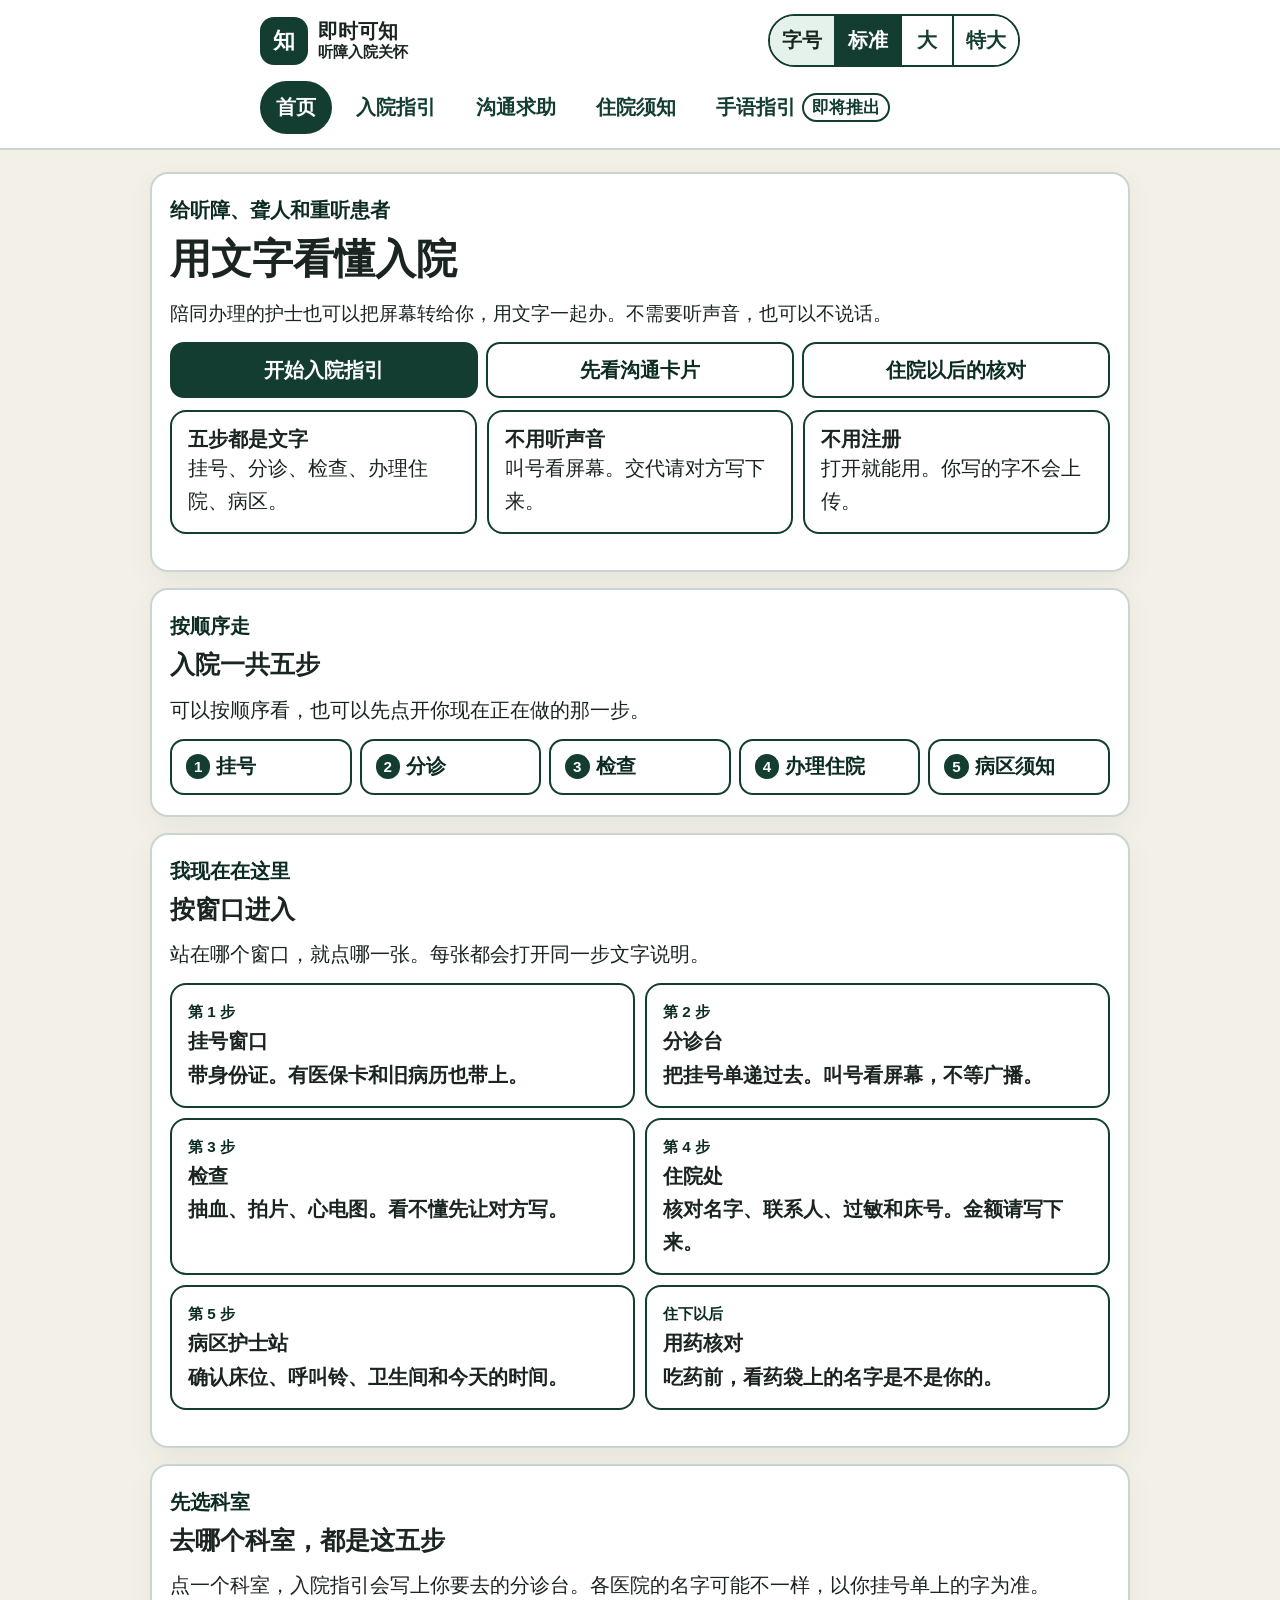
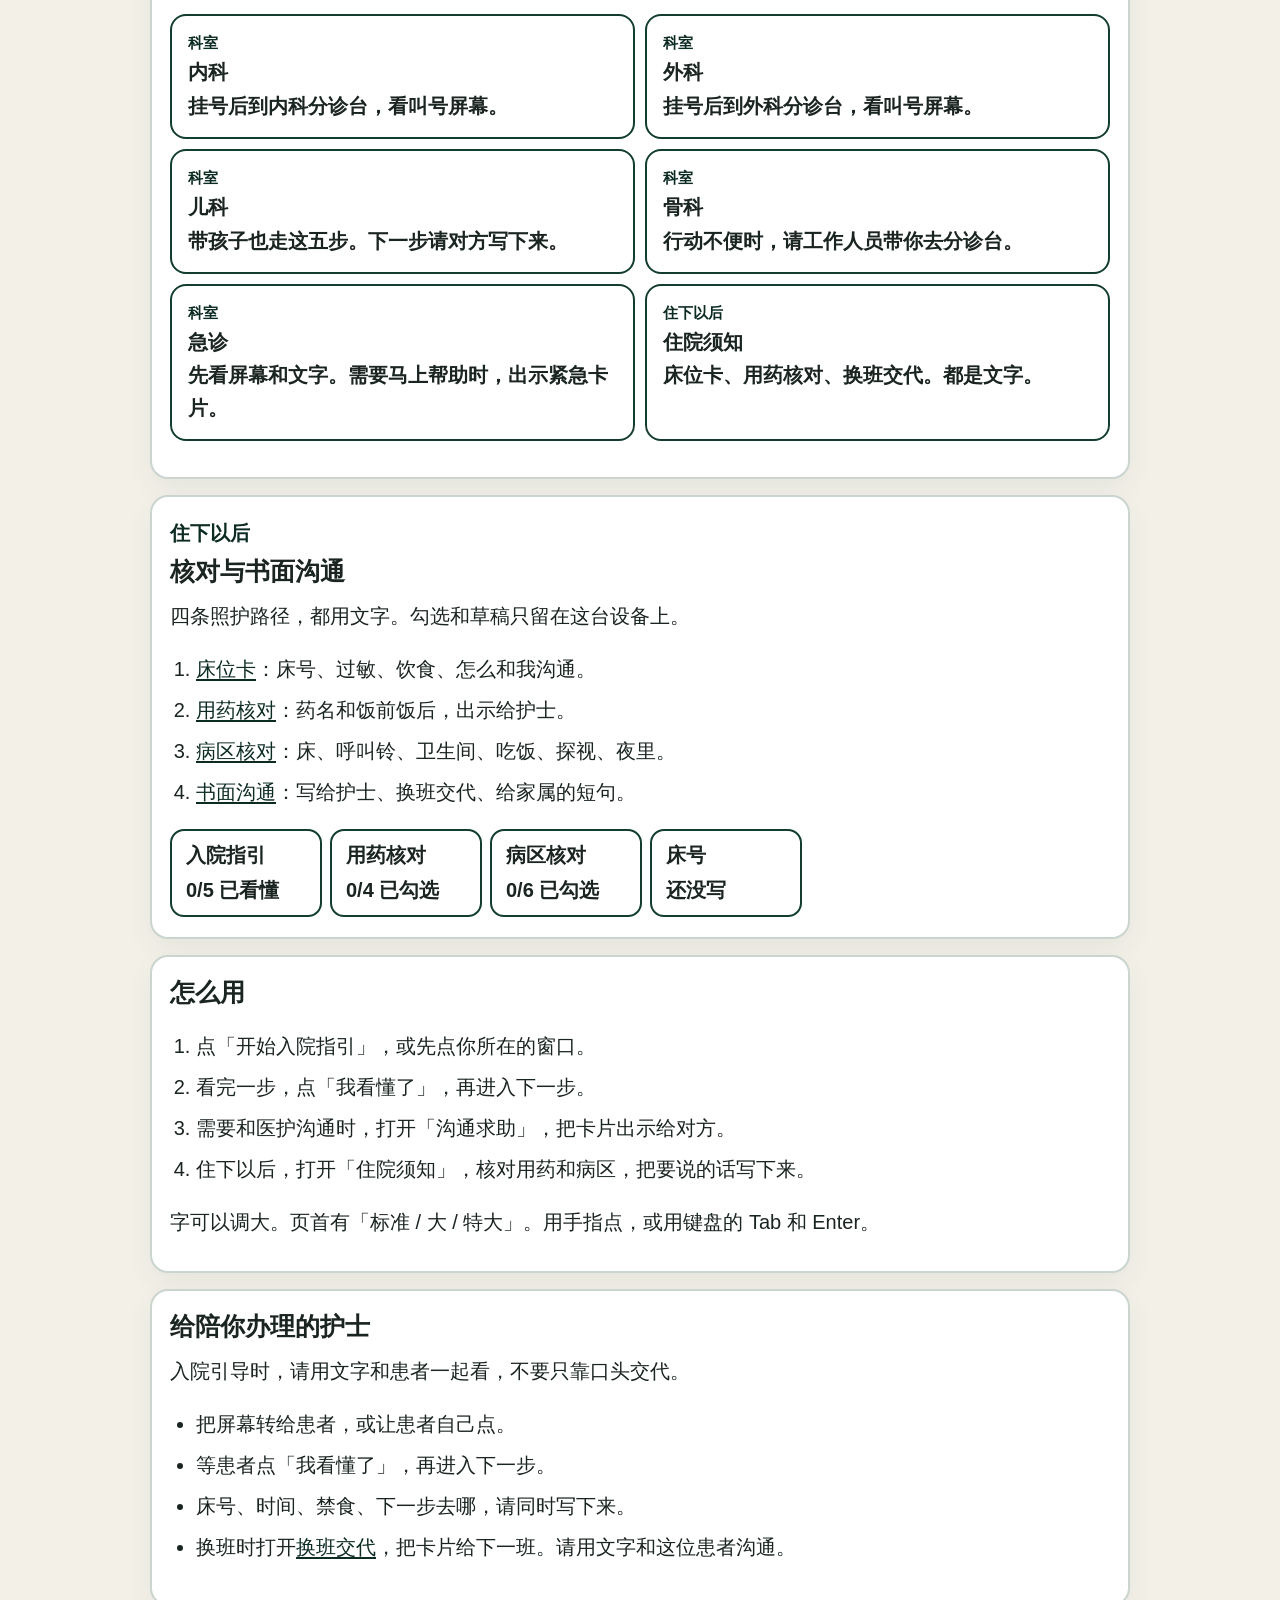
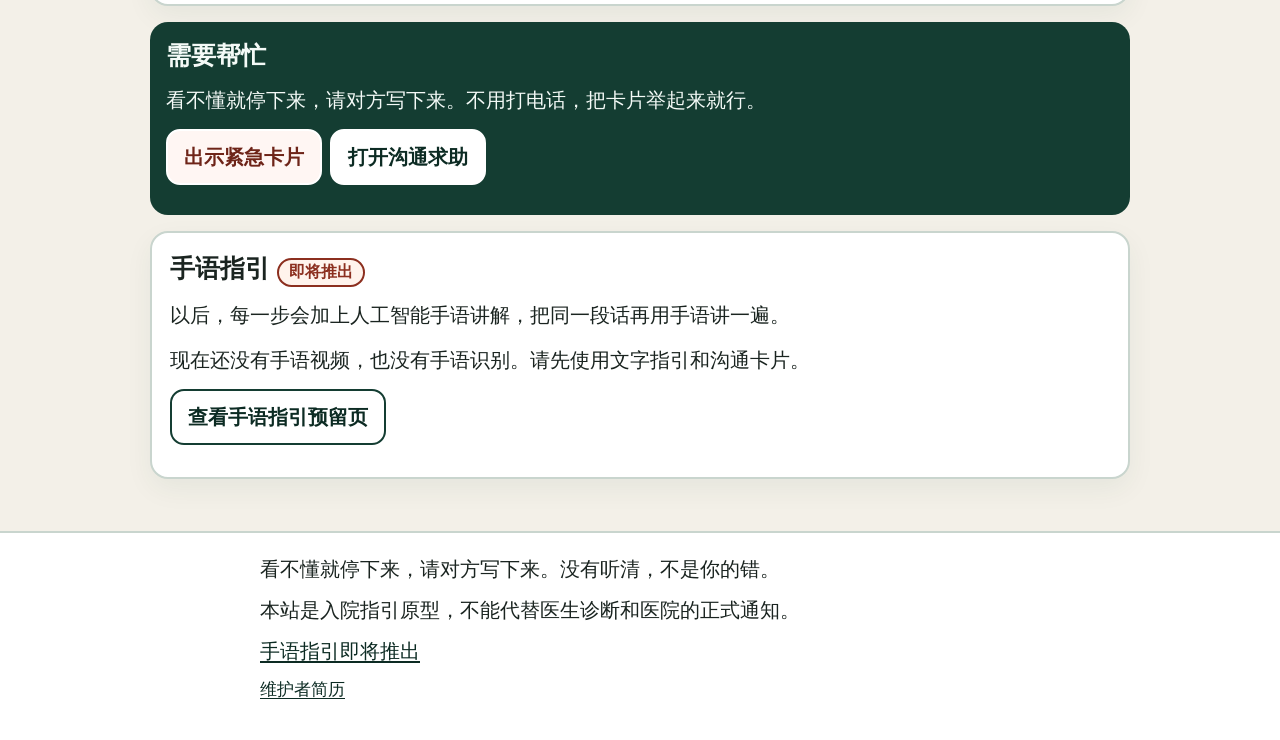
<file: index.html>
<!DOCTYPE html>
<html lang="zh-CN">
<head>
<meta charset="UTF-8">
<meta name="viewport" content="width=device-width, initial-scale=1">
<meta name="theme-color" content="#143d32">
<meta name="description" content="给听障、聋人和重听患者的入院与住院指引。用文字、图示和沟通卡片办入院，不需要听声音。">
<title>即时可知 · 听障患者入院关怀</title>
<link rel="canonical" href="https://liyuanyuangmail.github.io/accessible-hospital-care/">
<link rel="icon" href="favicon.svg" type="image/svg+xml">
<link rel="stylesheet" href="css/site.css">
<script>
try {
  var ahcFont = localStorage.getItem("ahc-font");
  if (ahcFont === "lg" || ahcFont === "xl") document.documentElement.setAttribute("data-font", ahcFont);
} catch (e) {}
</script>
</head>
<body>
<a class="skip" href="#main">跳到主要内容</a>
<header class="site-header">
  <div class="wrap header-bar">
    <a class="brand" href="index.html">
      <span class="brand-mark" aria-hidden="true">知</span>
      <span class="brand-text">
        <span class="brand-name">即时可知</span>
        <span class="brand-sub">听障入院关怀</span>
      </span>
    </a>
    <div class="font-switch" role="group" aria-label="字号">
      <span class="font-label">字号</span>
      <button type="button" data-font-size="md" aria-pressed="true">标准</button>
      <button type="button" data-font-size="lg" aria-pressed="false">大</button>
      <button type="button" data-font-size="xl" aria-pressed="false">特大</button>
    </div>
  </div>
  <nav class="site-nav" aria-label="主导航">
    <div class="wrap nav-row">
      <a href="index.html" aria-current="page">首页</a>
      <a href="guide.html">入院指引</a>
      <a href="phrases.html">沟通求助</a>
      <a href="care.html">住院须知</a>
      <a href="ai-sign/">手语指引<span class="nav-badge">即将推出</span></a>
    </div>
  </nav>
</header>
<main id="main" class="page">
  <div class="wrap wrap-wide">
    <section class="card hero">
      <p class="eyebrow">给听障、聋人和重听患者</p>
      <h1>用文字看懂入院</h1>
      <p class="lead">陪同办理的护士也可以把屏幕转给你，用文字一起办。不需要听声音，也可以不说话。</p>
      <div class="intro-actions">
        <a class="btn btn-primary" href="guide.html">开始入院指引</a>
        <a class="btn" href="phrases.html">先看沟通卡片</a>
        <a class="btn" href="care.html">住院以后的核对</a>
      </div>
      <ul class="fact-row">
        <li class="fact"><strong>五步都是文字</strong>挂号、分诊、检查、办理住院、病区。</li>
        <li class="fact"><strong>不用听声音</strong>叫号看屏幕。交代请对方写下来。</li>
        <li class="fact"><strong>不用注册</strong>打开就能用。你写的字不会上传。</li>
      </ul>
    </section>

    <section class="card" aria-labelledby="path-title">
      <p class="eyebrow">按顺序走</p>
      <h2 id="path-title">入院一共五步</h2>
      <p>可以按顺序看，也可以先点开你现在正在做的那一步。</p>
      <ol class="roadmap roadmap-steps" role="list">
        <li role="listitem"><a href="guide.html#step-1"><span class="num" aria-hidden="true">1</span>挂号</a></li>
        <li role="listitem"><a href="guide.html#step-2"><span class="num" aria-hidden="true">2</span>分诊</a></li>
        <li role="listitem"><a href="guide.html#step-3"><span class="num" aria-hidden="true">3</span>检查</a></li>
        <li role="listitem"><a href="guide.html#step-4"><span class="num" aria-hidden="true">4</span>办理住院</a></li>
        <li role="listitem"><a href="guide.html#step-5"><span class="num" aria-hidden="true">5</span>病区须知</a></li>
      </ol>
    </section>

    <section class="card" aria-labelledby="where-title">
      <p class="eyebrow">我现在在这里</p>
      <h2 id="where-title">按窗口进入</h2>
      <p>站在哪个窗口，就点哪一张。每张都会打开同一步文字说明。</p>
      <ul class="service-grid">
        <li>
          <a class="service-card" href="guide.html#step-1">
            <span class="service-kicker">第 1 步</span>
            <span class="service-title">挂号窗口</span>
            <span class="service-desc">带身份证。有医保卡和旧病历也带上。</span>
          </a>
        </li>
        <li>
          <a class="service-card" href="guide.html#step-2">
            <span class="service-kicker">第 2 步</span>
            <span class="service-title">分诊台</span>
            <span class="service-desc">把挂号单递过去。叫号看屏幕，不等广播。</span>
          </a>
        </li>
        <li>
          <a class="service-card" href="guide.html#step-3">
            <span class="service-kicker">第 3 步</span>
            <span class="service-title">检查</span>
            <span class="service-desc">抽血、拍片、心电图。看不懂先让对方写。</span>
          </a>
        </li>
        <li>
          <a class="service-card" href="guide.html#step-4">
            <span class="service-kicker">第 4 步</span>
            <span class="service-title">住院处</span>
            <span class="service-desc">核对名字、联系人、过敏和床号。金额请写下来。</span>
          </a>
        </li>
        <li>
          <a class="service-card" href="guide.html#step-5">
            <span class="service-kicker">第 5 步</span>
            <span class="service-title">病区护士站</span>
            <span class="service-desc">确认床位、呼叫铃、卫生间和今天的时间。</span>
          </a>
        </li>
        <li>
          <a class="service-card" href="care.html#medicine">
            <span class="service-kicker">住下以后</span>
            <span class="service-title">用药核对</span>
            <span class="service-desc">吃药前，看药袋上的名字是不是你的。</span>
          </a>
        </li>
      </ul>
    </section>

    <section class="card" aria-labelledby="dept-title">
      <p class="eyebrow">先选科室</p>
      <h2 id="dept-title">去哪个科室，都是这五步</h2>
      <p>点一个科室，入院指引会写上你要去的分诊台。各医院的名字可能不一样，以你挂号单上的字为准。</p>
      <ul class="service-grid">
        <li>
          <a class="service-card" href="guide.html?dept=neike#step-1">
            <span class="service-kicker">科室</span>
            <span class="service-title">内科</span>
            <span class="service-desc">挂号后到内科分诊台，看叫号屏幕。</span>
          </a>
        </li>
        <li>
          <a class="service-card" href="guide.html?dept=waike#step-1">
            <span class="service-kicker">科室</span>
            <span class="service-title">外科</span>
            <span class="service-desc">挂号后到外科分诊台，看叫号屏幕。</span>
          </a>
        </li>
        <li>
          <a class="service-card" href="guide.html?dept=erke#step-1">
            <span class="service-kicker">科室</span>
            <span class="service-title">儿科</span>
            <span class="service-desc">带孩子也走这五步。下一步请对方写下来。</span>
          </a>
        </li>
        <li>
          <a class="service-card" href="guide.html?dept=guke#step-1">
            <span class="service-kicker">科室</span>
            <span class="service-title">骨科</span>
            <span class="service-desc">行动不便时，请工作人员带你去分诊台。</span>
          </a>
        </li>
        <li>
          <a class="service-card" href="guide.html?dept=jizhen#step-1">
            <span class="service-kicker">科室</span>
            <span class="service-title">急诊</span>
            <span class="service-desc">先看屏幕和文字。需要马上帮助时，出示紧急卡片。</span>
          </a>
        </li>
        <li>
          <a class="service-card" href="care.html">
            <span class="service-kicker">住下以后</span>
            <span class="service-title">住院须知</span>
            <span class="service-desc">床位卡、用药核对、换班交代。都是文字。</span>
          </a>
        </li>
      </ul>
    </section>

    <section class="card" aria-labelledby="stay-title">
      <p class="eyebrow">住下以后</p>
      <h2 id="stay-title">核对与书面沟通</h2>
      <p>四条照护路径，都用文字。勾选和草稿只留在这台设备上。</p>
      <ol class="steps-ol">
        <li><a href="care.html#bed-card">床位卡</a>：床号、过敏、饮食、怎么和我沟通。</li>
        <li><a href="care.html#medicine">用药核对</a>：药名和饭前饭后，出示给护士。</li>
        <li><a href="care.html#ward-check">病区核对</a>：床、呼叫铃、卫生间、吃饭、探视、夜里。</li>
        <li><a href="care.html#write-nurse">书面沟通</a>：写给护士、换班交代、给家属的短句。</li>
      </ol>
      <ul class="status-row" id="care-status-mount" aria-label="这台设备上的进度"></ul>
    </section>

    <section class="card" aria-labelledby="how-title">
      <h2 id="how-title">怎么用</h2>
      <ol class="steps-ol">
        <li>点「开始入院指引」，或先点你所在的窗口。</li>
        <li>看完一步，点「我看懂了」，再进入下一步。</li>
        <li>需要和医护沟通时，打开「沟通求助」，把卡片出示给对方。</li>
        <li>住下以后，打开「住院须知」，核对用药和病区，把要说的话写下来。</li>
      </ol>
      <p>字可以调大。页首有「标准 / 大 / 特大」。用手指点，或用键盘的 Tab 和 Enter。</p>
    </section>

    <section class="card" aria-labelledby="nurse-title">
      <h2 id="nurse-title">给陪你办理的护士</h2>
      <p>入院引导时，请用文字和患者一起看，不要只靠口头交代。</p>
      <ul class="plain-list">
        <li>把屏幕转给患者，或让患者自己点。</li>
        <li>等患者点「我看懂了」，再进入下一步。</li>
        <li>床号、时间、禁食、下一步去哪，请同时写下来。</li>
        <li>换班时打开<a href="care.html#handover">换班交代</a>，把卡片给下一班。请用文字和这位患者沟通。</li>
      </ul>
    </section>

    <aside class="help-strip" aria-labelledby="help-title">
      <h2 id="help-title">需要帮忙</h2>
      <p>看不懂就停下来，请对方写下来。不用打电话，把卡片举起来就行。</p>
      <div class="help-actions">
        <a class="btn btn-urgent" href="phrases.html#urgent">出示紧急卡片</a>
        <a class="btn" href="phrases.html">打开沟通求助</a>
      </div>
    </aside>

    <section class="card" aria-labelledby="sign-title">
      <h2 id="sign-title">手语指引 <span class="pill">即将推出</span></h2>
      <p>以后，每一步会加上人工智能手语讲解，把同一段话再用手语讲一遍。</p>
      <p>现在还没有手语视频，也没有手语识别。请先使用文字指引和沟通卡片。</p>
      <p><a class="btn" href="ai-sign/">查看手语指引预留页</a></p>
    </section>
  </div>
</main>
<footer class="site-footer">
  <div class="wrap">
    <p>看不懂就停下来，请对方写下来。没有听清，不是你的错。</p>
    <p>本站是入院指引原型，不能代替医生诊断和医院的正式通知。</p>
    <p><a href="ai-sign/">手语指引即将推出</a></p>
    <p class="fine-print"><a href="resume.html">维护者简历</a></p>
  </div>
</footer>
<script src="js/site.js"></script>
<script src="js/care.js"></script>
</body>
</html>
</file>
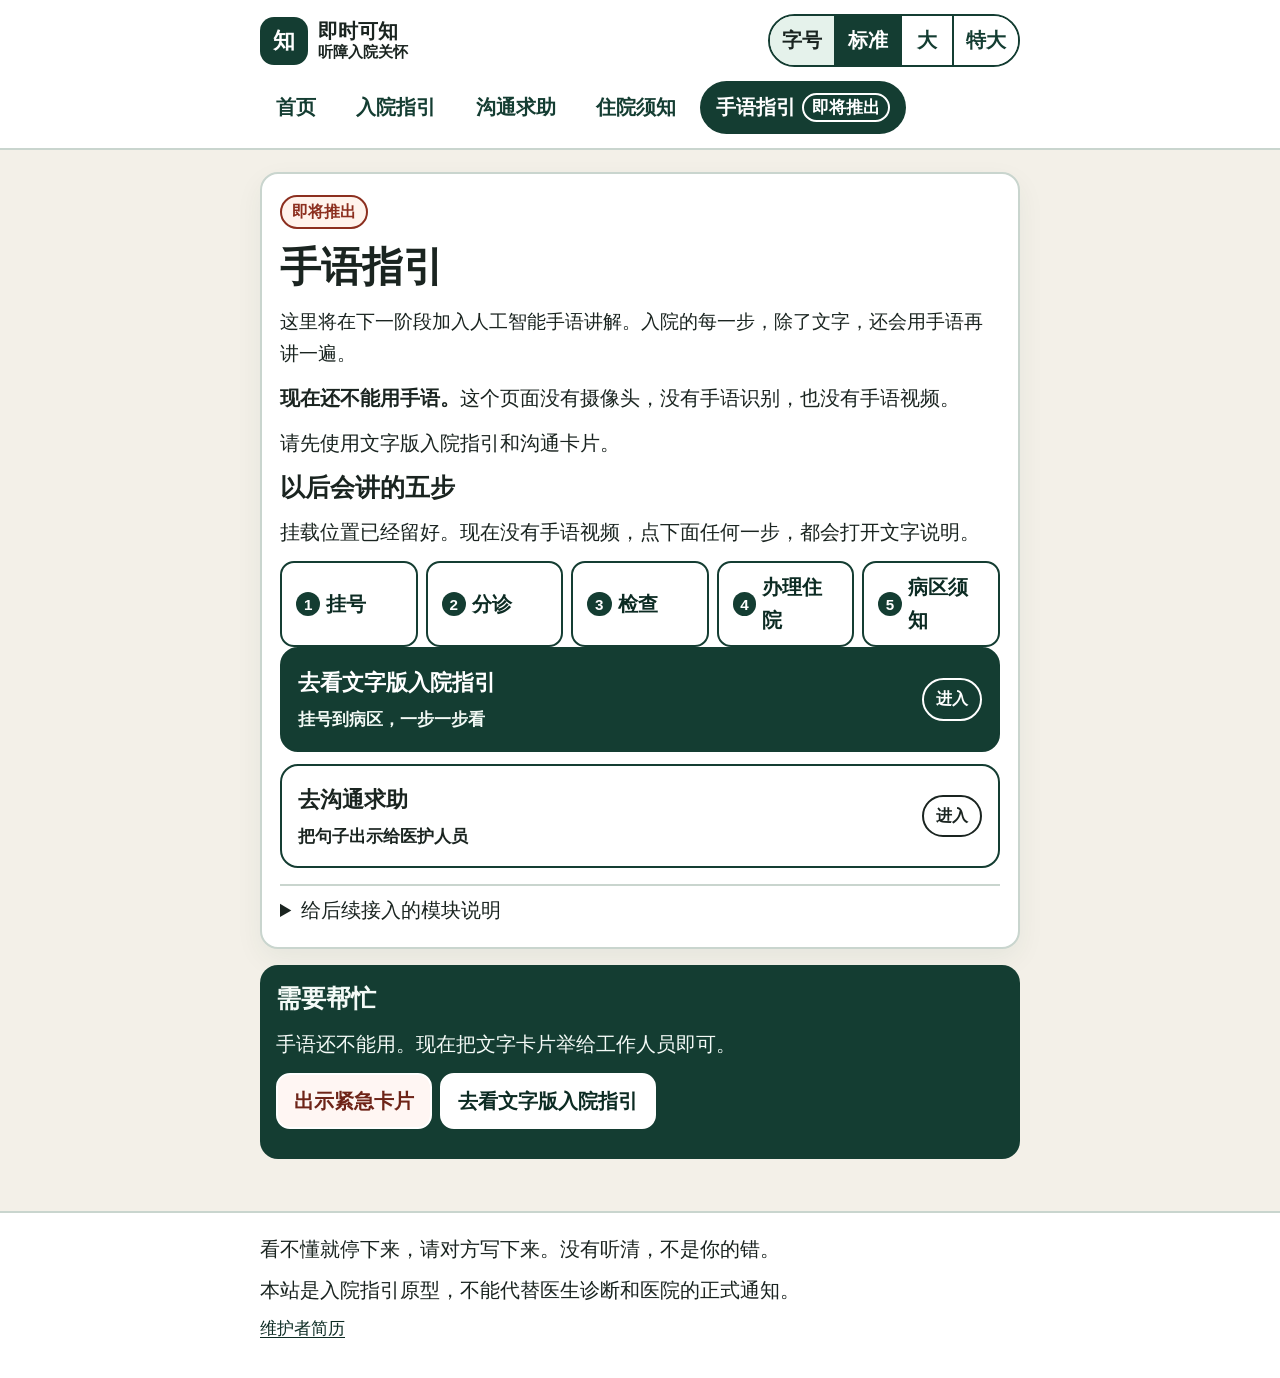
<file: ai-sign/index.html>
<!DOCTYPE html>
<html lang="zh-CN">
<head>
<meta charset="UTF-8">
<meta name="viewport" content="width=device-width, initial-scale=1">
<meta name="theme-color" content="#143d32">
<meta name="description" content="手语指引即将推出。当前版本只有文字，没有手语识别，也没有手语视频。">
<title>手语指引（即将推出）· 即时可知</title>
<link rel="canonical" href="https://liyuanyuangmail.github.io/accessible-hospital-care/ai-sign/">
<link rel="icon" href="../favicon.svg" type="image/svg+xml">
<link rel="stylesheet" href="../css/site.css">
<script>
try {
  var ahcFont = localStorage.getItem("ahc-font");
  if (ahcFont === "lg" || ahcFont === "xl") document.documentElement.setAttribute("data-font", ahcFont);
} catch (e) {}
</script>
</head>
<body>
<a class="skip" href="#main">跳到主要内容</a>
<header class="site-header">
  <div class="wrap header-bar">
    <a class="brand" href="../index.html">
      <span class="brand-mark" aria-hidden="true">知</span>
      <span class="brand-text">
        <span class="brand-name">即时可知</span>
        <span class="brand-sub">听障入院关怀</span>
      </span>
    </a>
    <div class="font-switch" role="group" aria-label="字号">
      <span class="font-label">字号</span>
      <button type="button" data-font-size="md" aria-pressed="true">标准</button>
      <button type="button" data-font-size="lg" aria-pressed="false">大</button>
      <button type="button" data-font-size="xl" aria-pressed="false">特大</button>
    </div>
  </div>
  <nav class="site-nav" aria-label="主导航">
    <div class="wrap nav-row">
      <a href="../index.html">首页</a>
      <a href="../guide.html">入院指引</a>
      <a href="../phrases.html">沟通求助</a>
      <a href="../care.html">住院须知</a>
      <a href="../ai-sign/" aria-current="page">手语指引<span class="nav-badge">即将推出</span></a>
    </div>
  </nav>
</header>
<main id="main" class="page">
  <div class="wrap">
    <section class="card ai-hero" id="ai-sign-language" data-module="ai-sign-language" data-status="coming-soon" aria-labelledby="ai-title">
      <div>
        <p class="pill">即将推出</p>
        <h1 id="ai-title">手语指引</h1>
        <p class="lead">这里将在下一阶段加入人工智能手语讲解。入院的每一步，除了文字，还会用手语再讲一遍。</p>
        <p><strong>现在还不能用手语。</strong>这个页面没有摄像头，没有手语识别，也没有手语视频。</p>
        <p>请先使用文字版入院指引和沟通卡片。</p>
        <h2>以后会讲的五步</h2>
        <p>挂载位置已经留好。现在没有手语视频，点下面任何一步，都会打开文字说明。</p>
        <ol class="roadmap roadmap-steps">
          <li><a href="../guide.html#step-1"><span class="num" aria-hidden="true">1</span>挂号</a></li>
          <li><a href="../guide.html#step-2"><span class="num" aria-hidden="true">2</span>分诊</a></li>
          <li><a href="../guide.html#step-3"><span class="num" aria-hidden="true">3</span>检查</a></li>
          <li><a href="../guide.html#step-4"><span class="num" aria-hidden="true">4</span>办理住院</a></li>
          <li><a href="../guide.html#step-5"><span class="num" aria-hidden="true">5</span>病区须知</a></li>
        </ol>
        <div class="cta-list">
          <a class="cta cta-primary" href="../guide.html">
            <span class="cta-text">
              <span class="cta-title">去看文字版入院指引</span>
              <span class="cta-desc">挂号到病区，一步一步看</span>
            </span>
            <span class="cta-go">进入</span>
          </a>
          <a class="cta" href="../phrases.html">
            <span class="cta-text">
              <span class="cta-title">去沟通求助</span>
              <span class="cta-desc">把句子出示给医护人员</span>
            </span>
            <span class="cta-go">进入</span>
          </a>
        </div>
        <details class="dev-note">
          <summary>给后续接入的模块说明</summary>
          <p>患者可见的状态是「即将推出」。挂载点是本页的 <code>#ai-sign-language</code>。</p>
          <p>入院步骤预留了 <code>data-ai-sign-slot</code>：<code>register</code>、<code>triage</code>、<code>exam</code>、<code>admit</code>、<code>ward</code>。引导页脚本会写入 <code>window.AccessibleHospitalCare.admissionGuide</code>。</p>
          <p>本页脚本写入 <code>window.AccessibleHospitalCare.aiSignLanguage</code>，<code>status</code> 为 <code>coming-soon</code>。<code>mount()</code> 只返回这个区域，不加载模型。</p>
        </details>
      </div>
    </section>
    <aside class="help-strip" aria-labelledby="sign-help-title">
      <h2 id="sign-help-title">需要帮忙</h2>
      <p>手语还不能用。现在把文字卡片举给工作人员即可。</p>
      <div class="help-actions">
        <a class="btn btn-urgent" href="../phrases.html#urgent">出示紧急卡片</a>
        <a class="btn" href="../guide.html">去看文字版入院指引</a>
      </div>
    </aside>
  </div>
</main>
<footer class="site-footer">
  <div class="wrap">
    <p>看不懂就停下来，请对方写下来。没有听清，不是你的错。</p>
    <p>本站是入院指引原型，不能代替医生诊断和医院的正式通知。</p>
    <p class="fine-print"><a href="../resume.html">维护者简历</a></p>
  </div>
</footer>
<script src="../js/site.js"></script>
<script src="../js/ai-hook.js"></script>
</body>
</html>
</file>
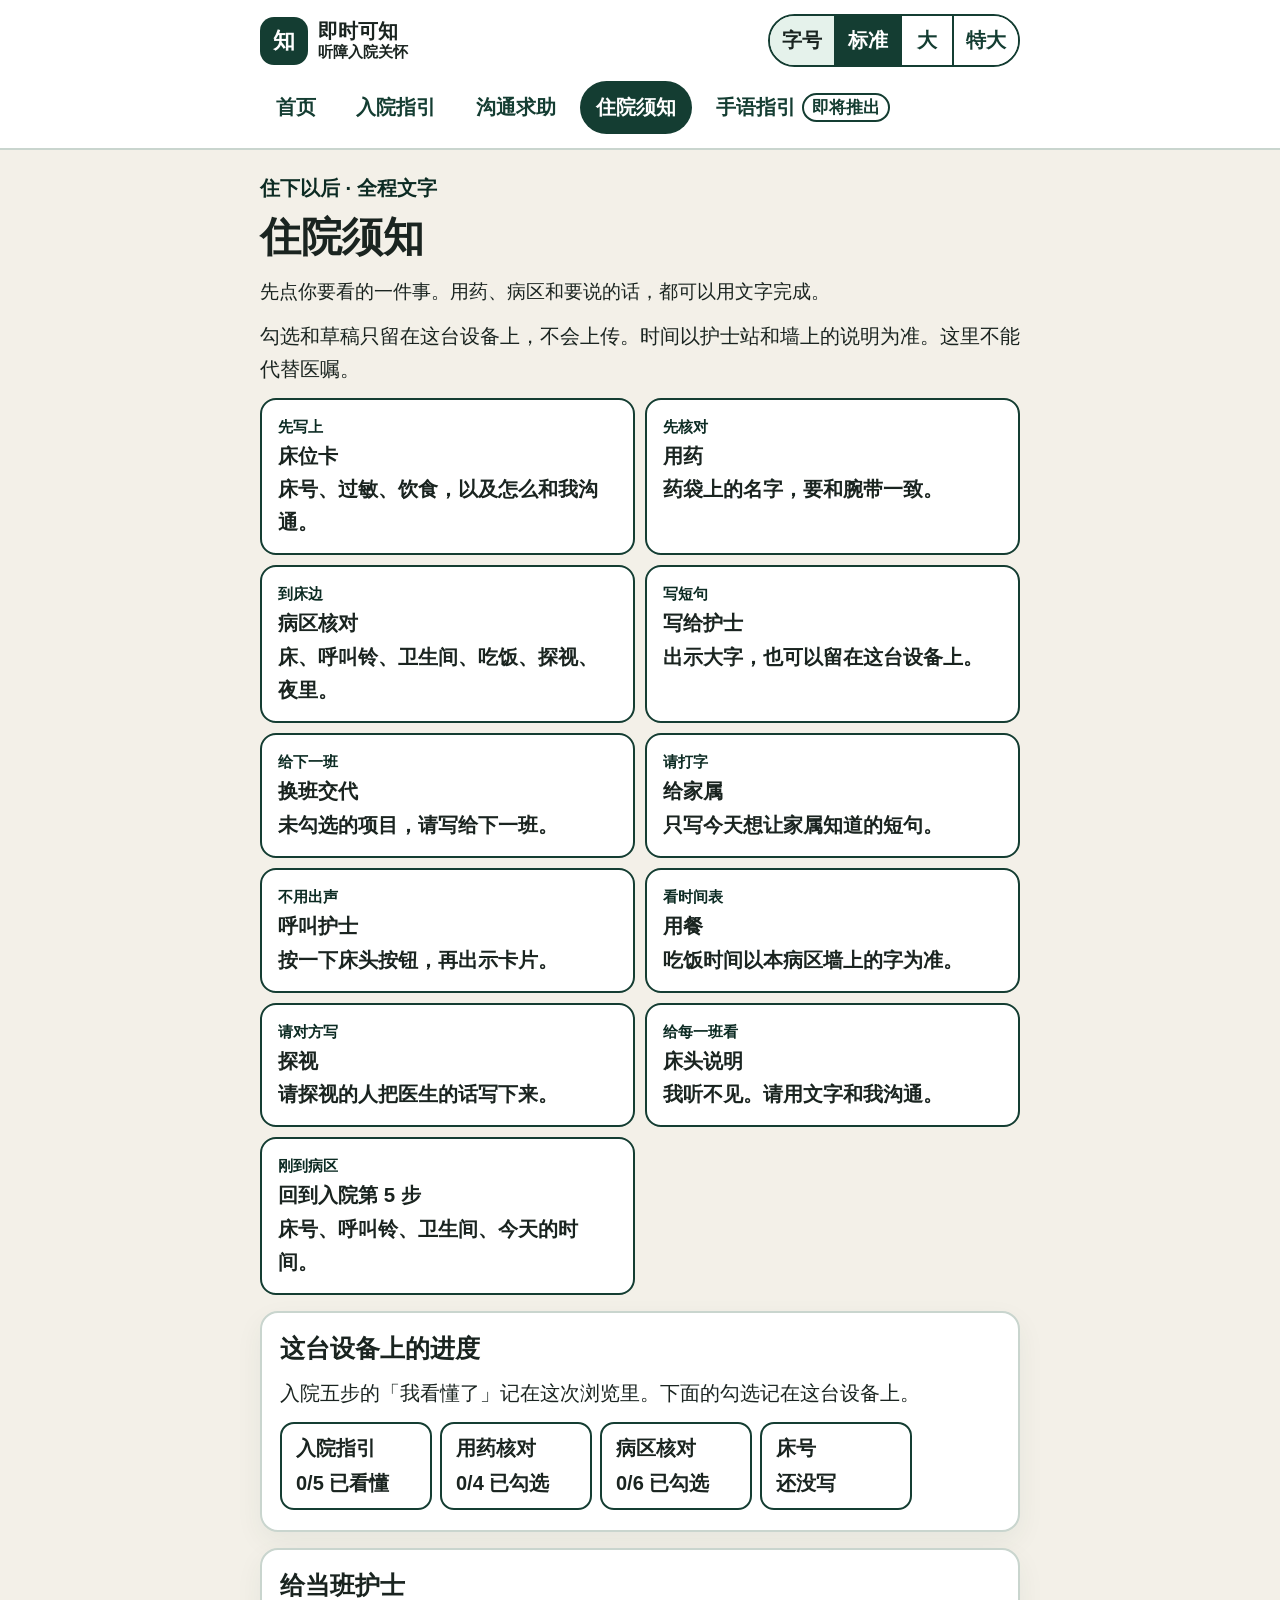
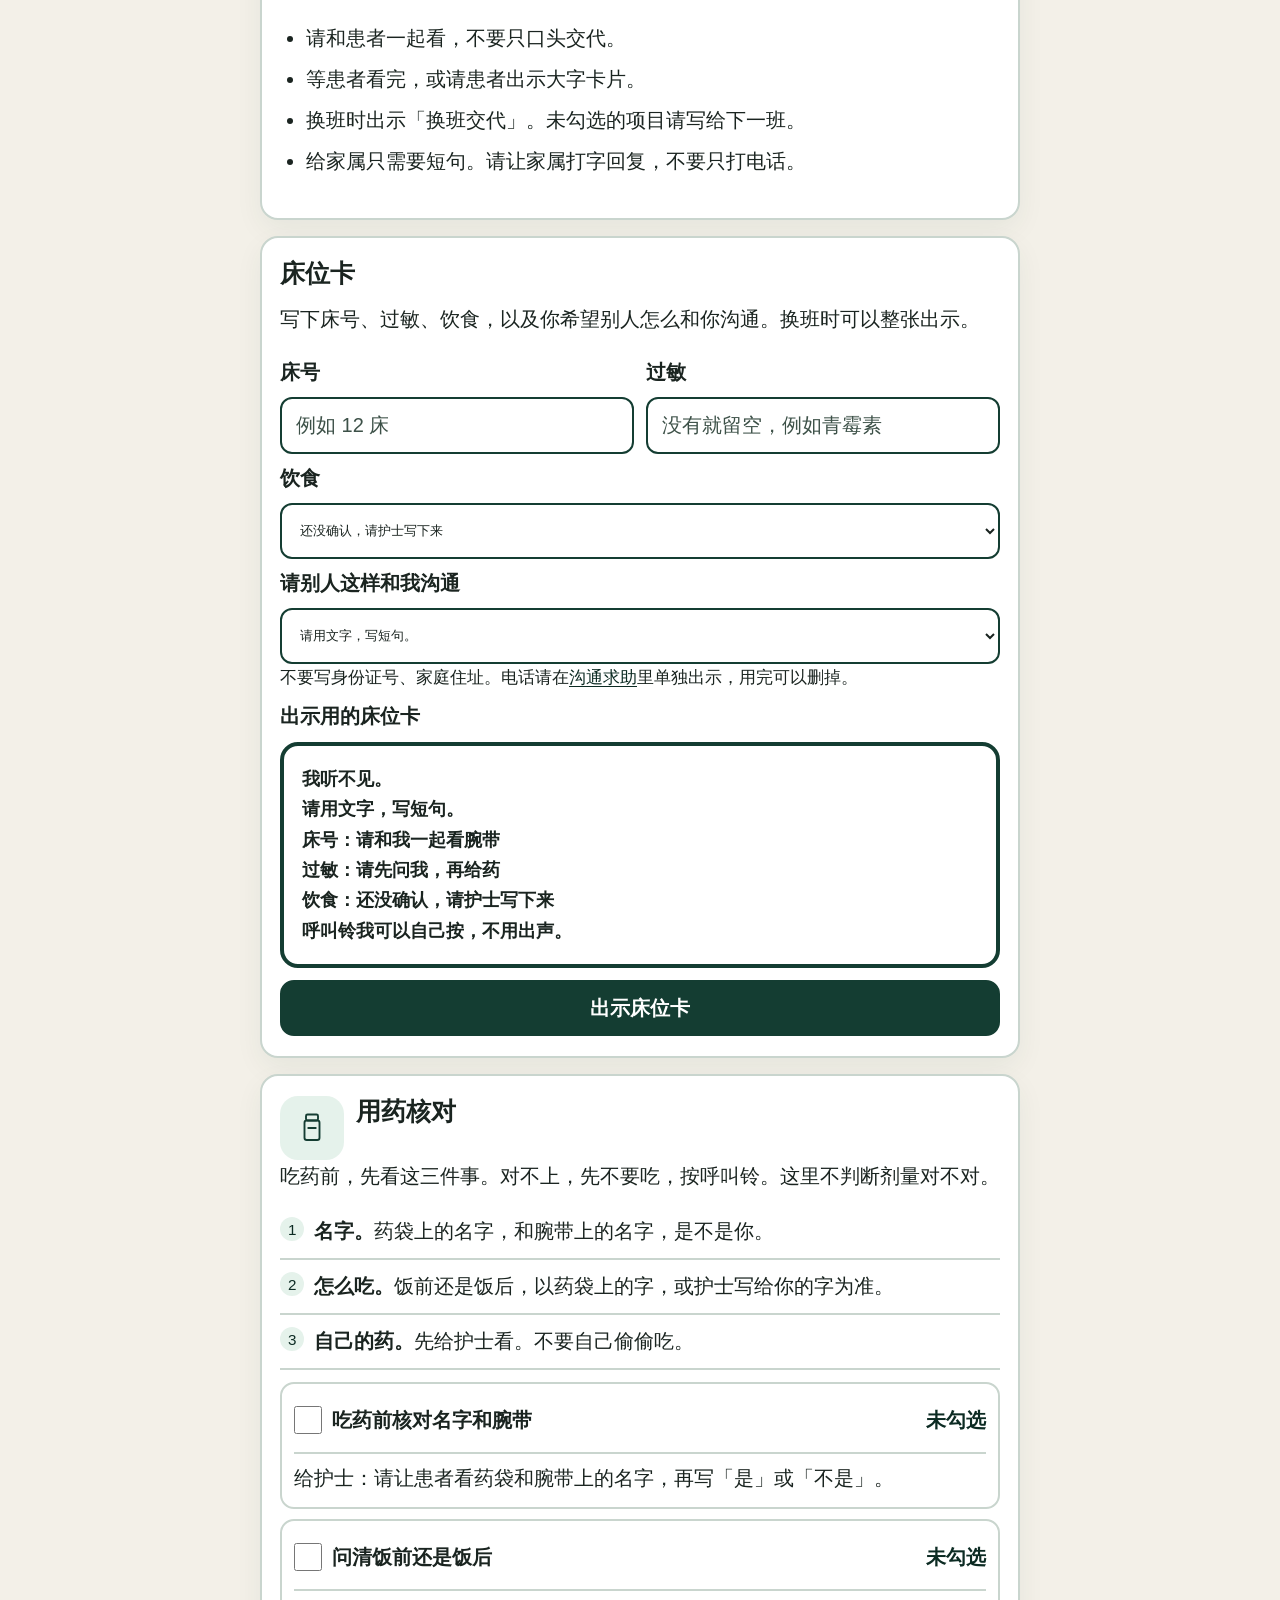
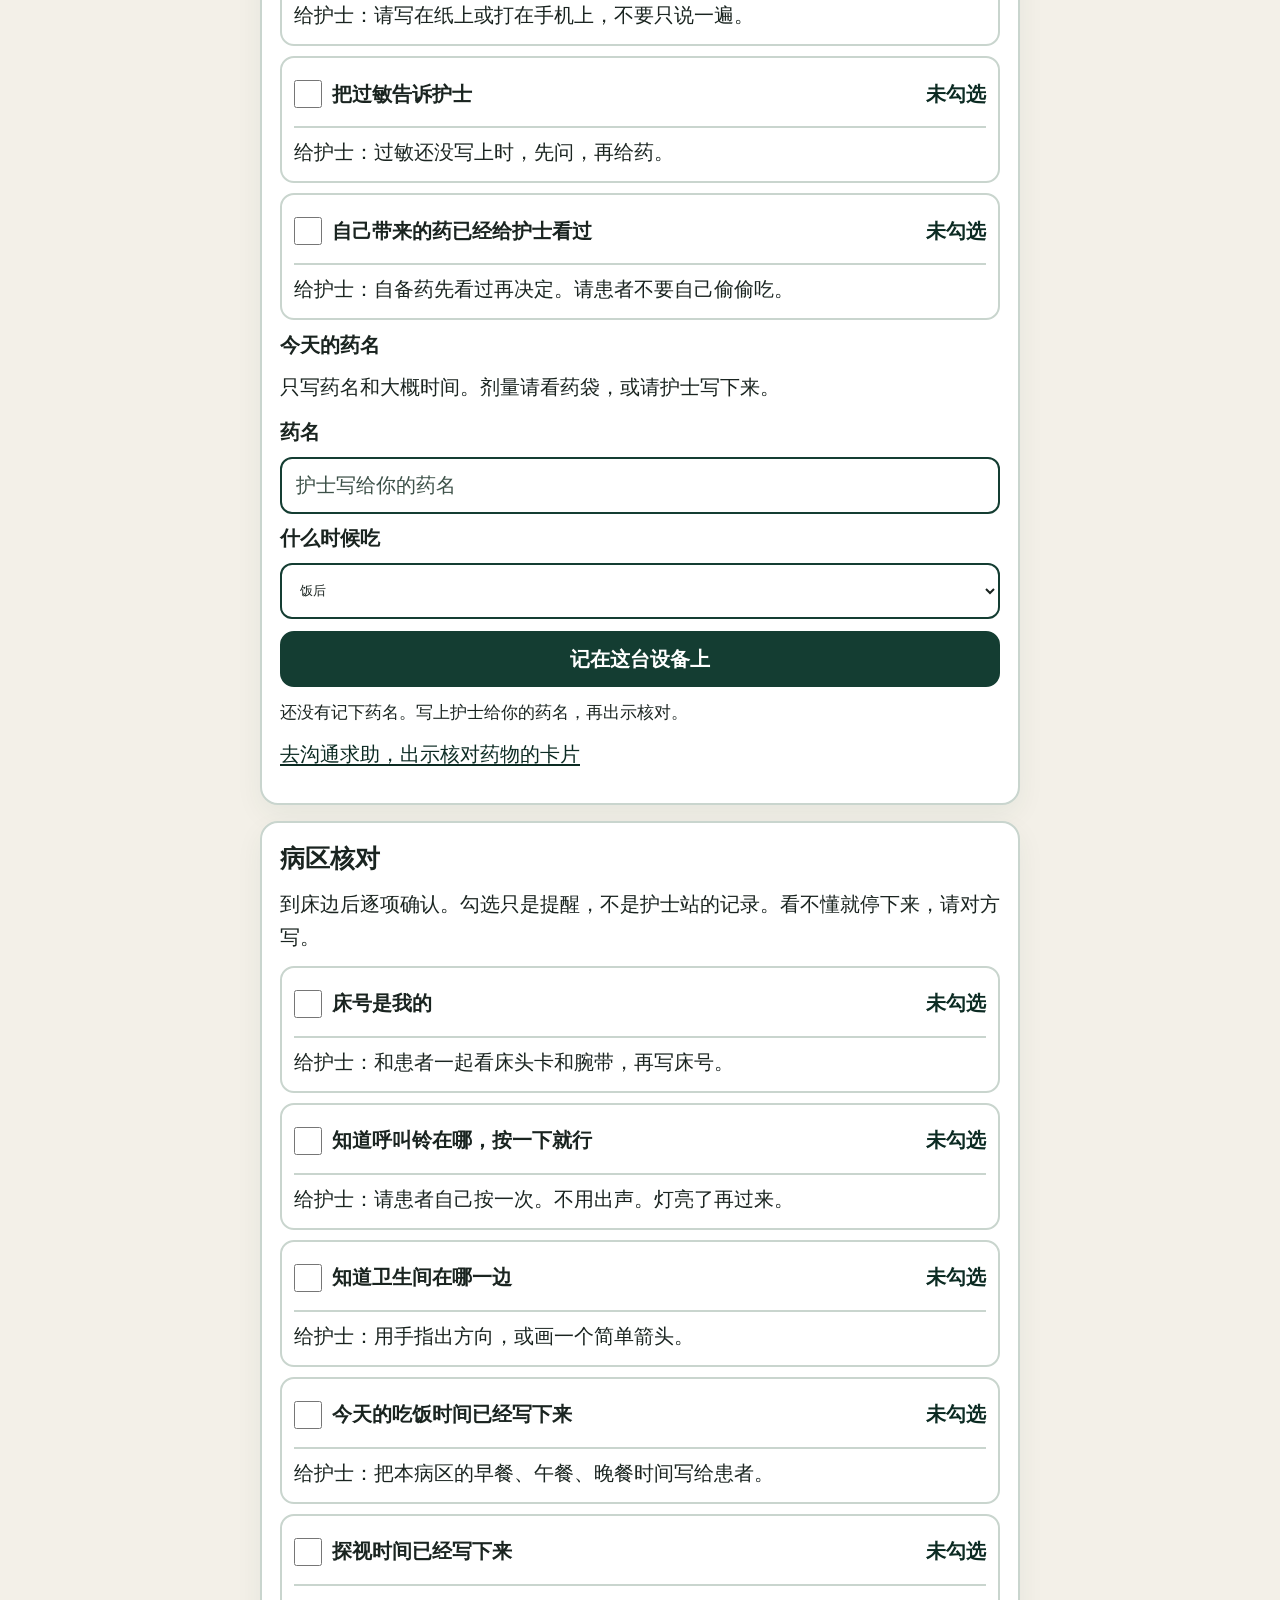
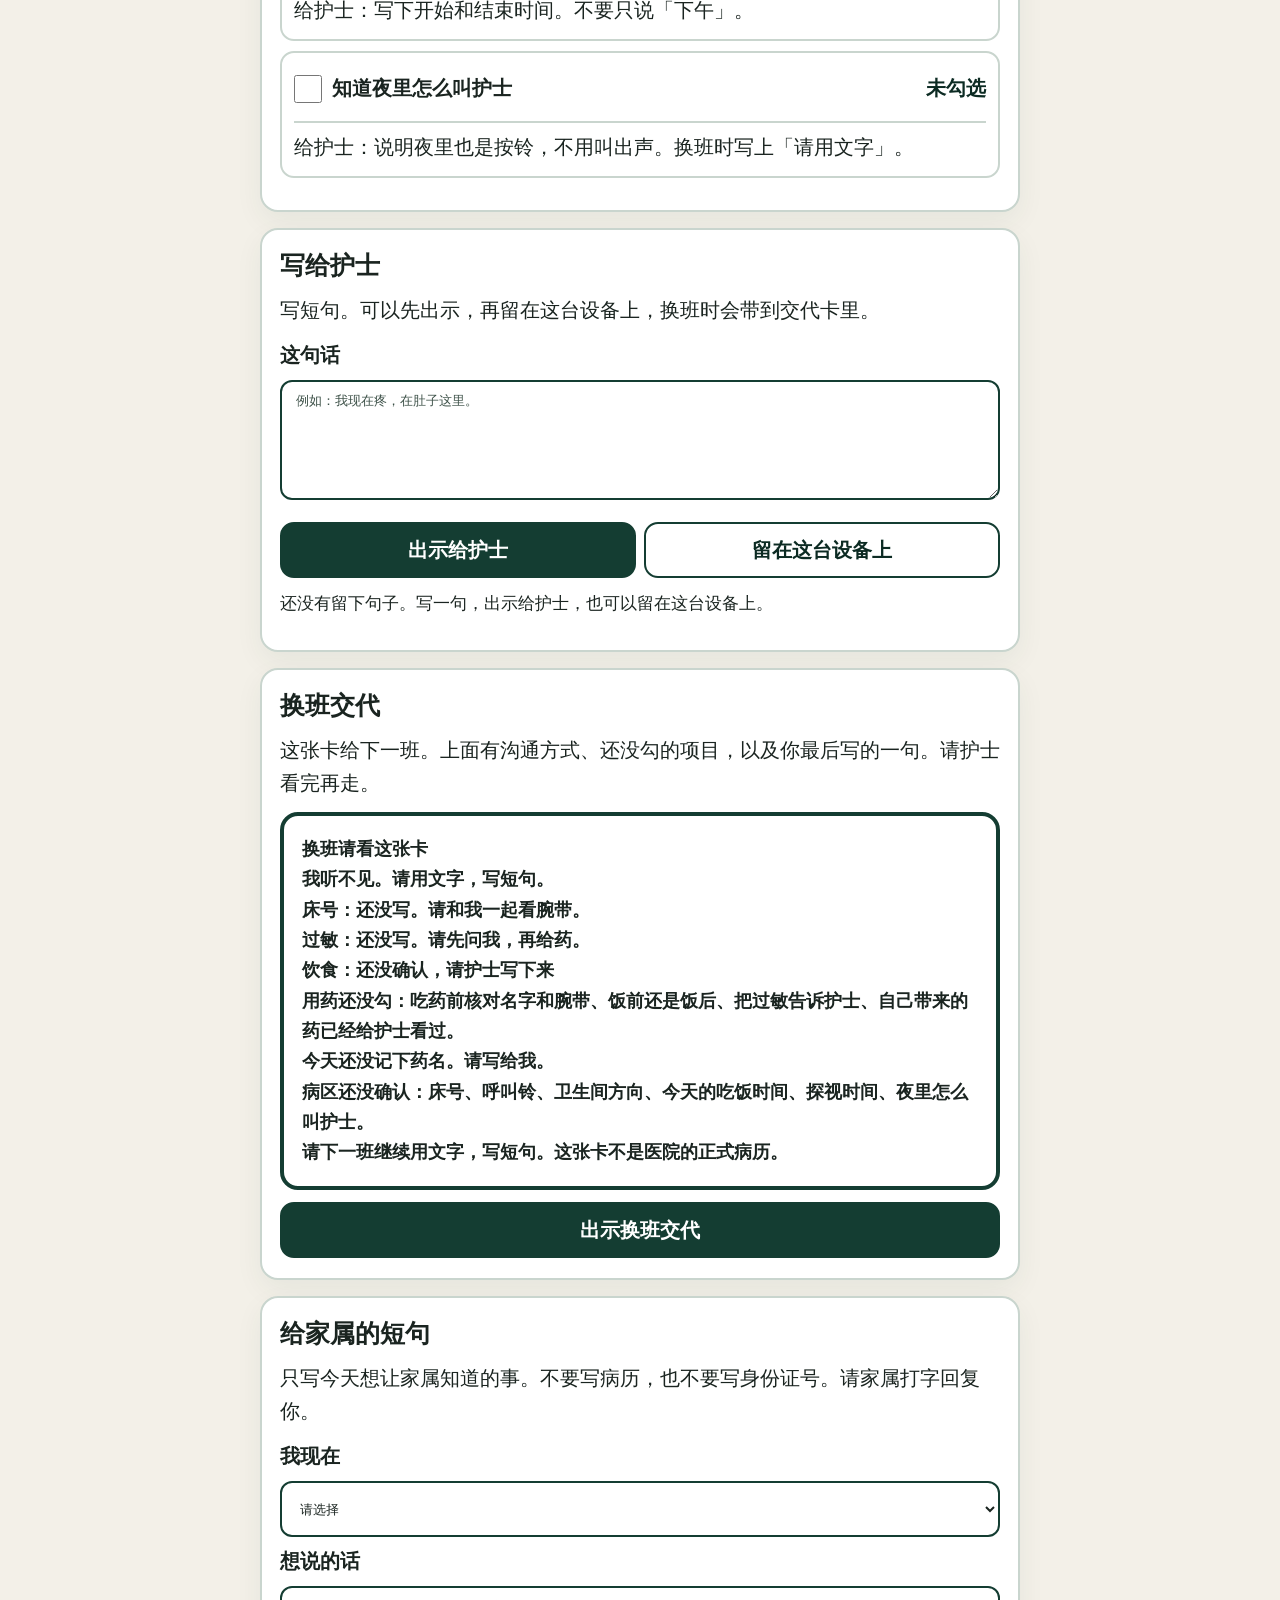
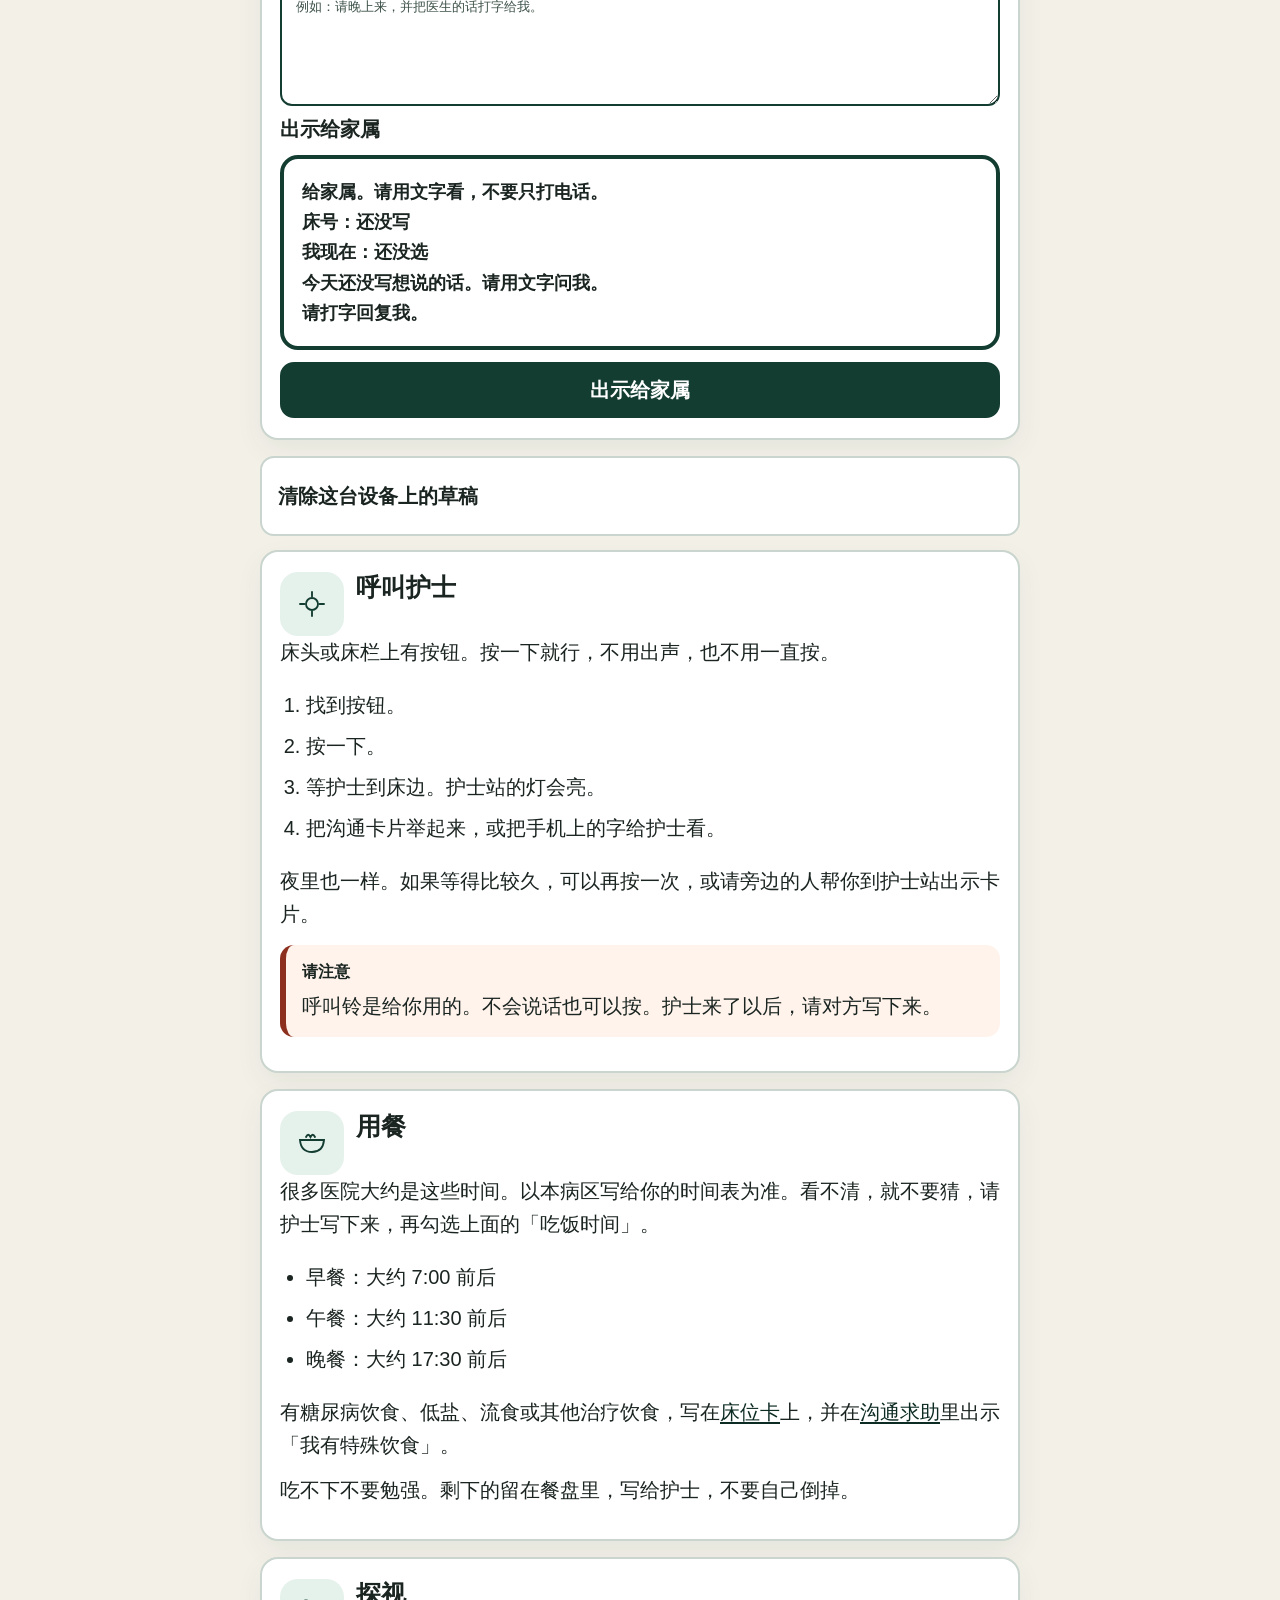
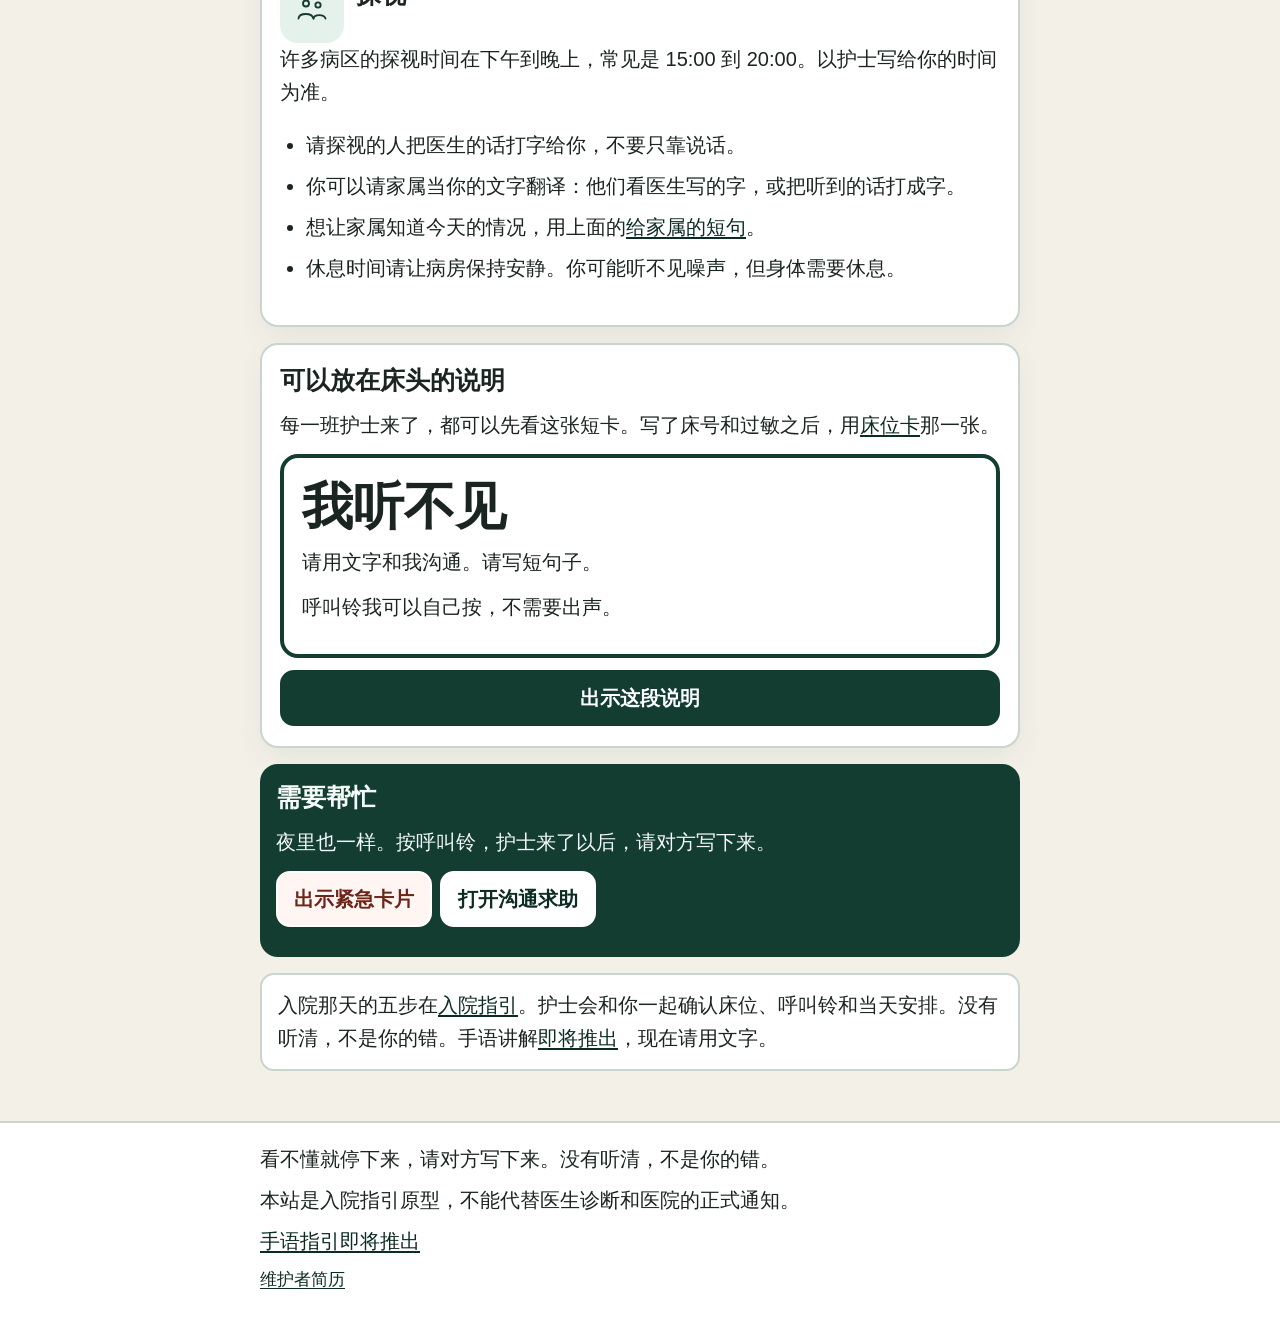
<file: care.html>
<!DOCTYPE html>
<html lang="zh-CN">
<head>
<meta charset="UTF-8">
<meta name="viewport" content="width=device-width, initial-scale=1">
<meta name="theme-color" content="#143d32">
<meta name="description" content="住院照护路径：床位卡、用药核对、病区清单、写给护士、换班交代和给家属的短句。全程文字，草稿只留在这台设备上。">
<title>住院须知 · 即时可知</title>
<link rel="canonical" href="https://liyuanyuangmail.github.io/accessible-hospital-care/care.html">
<link rel="icon" href="favicon.svg" type="image/svg+xml">
<link rel="stylesheet" href="css/site.css">
<script>
try {
  var ahcFont = localStorage.getItem("ahc-font");
  if (ahcFont === "lg" || ahcFont === "xl") document.documentElement.setAttribute("data-font", ahcFont);
} catch (e) {}
</script>
</head>
<body>
<a class="skip" href="#main">跳到主要内容</a>
<header class="site-header">
  <div class="wrap header-bar">
    <a class="brand" href="index.html">
      <span class="brand-mark" aria-hidden="true">知</span>
      <span class="brand-text">
        <span class="brand-name">即时可知</span>
        <span class="brand-sub">听障入院关怀</span>
      </span>
    </a>
    <div class="font-switch" role="group" aria-label="字号">
      <span class="font-label">字号</span>
      <button type="button" data-font-size="md" aria-pressed="true">标准</button>
      <button type="button" data-font-size="lg" aria-pressed="false">大</button>
      <button type="button" data-font-size="xl" aria-pressed="false">特大</button>
    </div>
  </div>
  <nav class="site-nav" aria-label="主导航">
    <div class="wrap nav-row">
      <a href="index.html">首页</a>
      <a href="guide.html">入院指引</a>
      <a href="phrases.html">沟通求助</a>
      <a href="care.html" aria-current="page">住院须知</a>
      <a href="ai-sign/">手语指引<span class="nav-badge">即将推出</span></a>
    </div>
  </nav>
</header>
<main id="main" class="page">
  <div class="wrap">
    <header class="page-intro">
      <p class="eyebrow">住下以后 · 全程文字</p>
      <h1>住院须知</h1>
      <p class="lead">先点你要看的一件事。用药、病区和要说的话，都可以用文字完成。</p>
      <p>勾选和草稿只留在这台设备上，不会上传。时间以护士站和墙上的说明为准。这里不能代替医嘱。</p>
    </header>
    <ul class="service-grid" aria-label="本页章节">
      <li>
        <a class="service-card" href="#bed-card">
          <span class="service-kicker">先写上</span>
          <span class="service-title">床位卡</span>
          <span class="service-desc">床号、过敏、饮食，以及怎么和我沟通。</span>
        </a>
      </li>
      <li>
        <a class="service-card" href="#medicine">
          <span class="service-kicker">先核对</span>
          <span class="service-title">用药</span>
          <span class="service-desc">药袋上的名字，要和腕带一致。</span>
        </a>
      </li>
      <li>
        <a class="service-card" href="#ward-check">
          <span class="service-kicker">到床边</span>
          <span class="service-title">病区核对</span>
          <span class="service-desc">床、呼叫铃、卫生间、吃饭、探视、夜里。</span>
        </a>
      </li>
      <li>
        <a class="service-card" href="#write-nurse">
          <span class="service-kicker">写短句</span>
          <span class="service-title">写给护士</span>
          <span class="service-desc">出示大字，也可以留在这台设备上。</span>
        </a>
      </li>
      <li>
        <a class="service-card" href="#handover">
          <span class="service-kicker">给下一班</span>
          <span class="service-title">换班交代</span>
          <span class="service-desc">未勾选的项目，请写给下一班。</span>
        </a>
      </li>
      <li>
        <a class="service-card" href="#family-note">
          <span class="service-kicker">请打字</span>
          <span class="service-title">给家属</span>
          <span class="service-desc">只写今天想让家属知道的短句。</span>
        </a>
      </li>
      <li>
        <a class="service-card" href="#call">
          <span class="service-kicker">不用出声</span>
          <span class="service-title">呼叫护士</span>
          <span class="service-desc">按一下床头按钮，再出示卡片。</span>
        </a>
      </li>
      <li>
        <a class="service-card" href="#meal">
          <span class="service-kicker">看时间表</span>
          <span class="service-title">用餐</span>
          <span class="service-desc">吃饭时间以本病区墙上的字为准。</span>
        </a>
      </li>
      <li>
        <a class="service-card" href="#visit">
          <span class="service-kicker">请对方写</span>
          <span class="service-title">探视</span>
          <span class="service-desc">请探视的人把医生的话写下来。</span>
        </a>
      </li>
      <li>
        <a class="service-card" href="#bedside">
          <span class="service-kicker">给每一班看</span>
          <span class="service-title">床头说明</span>
          <span class="service-desc">我听不见。请用文字和我沟通。</span>
        </a>
      </li>
      <li>
        <a class="service-card" href="guide.html#step-5">
          <span class="service-kicker">刚到病区</span>
          <span class="service-title">回到入院第 5 步</span>
          <span class="service-desc">床号、呼叫铃、卫生间、今天的时间。</span>
        </a>
      </li>
    </ul>

    <section class="card" id="today-status" aria-labelledby="status-title">
      <h2 id="status-title">这台设备上的进度</h2>
      <p>入院五步的「我看懂了」记在这次浏览里。下面的勾选记在这台设备上。</p>
      <ul class="status-row" id="care-status-mount" aria-label="这台设备上的进度"></ul>
      <p id="care-status-live" class="sr-only" aria-live="polite"></p>
    </section>

    <section class="card" aria-labelledby="nurse-cue-title">
      <h2 id="nurse-cue-title">给当班护士</h2>
      <ul class="plain-list">
        <li>请和患者一起看，不要只口头交代。</li>
        <li>等患者看完，或请患者出示大字卡片。</li>
        <li>换班时出示「换班交代」。未勾选的项目请写给下一班。</li>
        <li>给家属只需要短句。请让家属打字回复，不要只打电话。</li>
      </ul>
    </section>

    <div id="care-app">
      <section class="topic" id="bed-card" aria-labelledby="bed-title">
        <h2 id="bed-title">床位卡</h2>
        <p>写下床号、过敏、饮食，以及你希望别人怎么和你沟通。换班时可以整张出示。</p>
        <div class="field-grid">
          <div>
            <label for="care-bed">床号</label>
            <input id="care-bed" type="text" maxlength="20" placeholder="例如 12 床" autocomplete="off">
          </div>
          <div>
            <label for="care-allergy">过敏</label>
            <input id="care-allergy" type="text" maxlength="40" placeholder="没有就留空，例如青霉素" autocomplete="off">
          </div>
        </div>
        <label for="care-diet">饮食</label>
        <select id="care-diet">
          <option>还没确认，请护士写下来</option>
          <option>普通饮食</option>
          <option>糖尿病饮食</option>
          <option>低盐</option>
          <option>流食或半流食</option>
        </select>
        <label for="care-comm">请别人这样和我沟通</label>
        <select id="care-comm">
          <option>请用文字，写短句。</option>
          <option>请打字，把屏幕转给我。</option>
          <option>我可以看口型。请面对我，同时写下来。</option>
        </select>
        <p class="hint">不要写身份证号、家庭住址。电话请在<a href="phrases.html#group-fill">沟通求助</a>里单独出示，用完可以删掉。</p>
        <h3>出示用的床位卡</h3>
        <div id="bed-card-preview" class="bedside-card pre-card">我听不见。
请用文字，写短句。
床号：请和我一起看腕带
过敏：请先问我，再给药
饮食：还没确认，请护士写下来
呼叫铃我可以自己按，不用出声。</div>
        <button type="button" class="btn btn-primary" id="show-bed-card">出示床位卡</button>
      </section>

      <section class="topic" id="medicine" aria-labelledby="medicine-title">
        <div class="topic-head">
          <span class="icon-bubble" aria-hidden="true">
            <svg viewBox="0 0 48 48" fill="none" stroke="currentColor" stroke-width="2.5" stroke-linecap="round"><rect x="16" y="6" width="16" height="8" rx="2"/><rect x="14" y="14" width="20" height="26" rx="3"/><path d="M19 24h10"/></svg>
          </span>
          <h2 id="medicine-title">用药核对</h2>
        </div>
        <p>吃药前，先看这三件事。对不上，先不要吃，按呼叫铃。这里不判断剂量对不对。</p>
        <ol class="confirm-list">
          <li><span class="num" aria-hidden="true">1</span><span><strong>名字。</strong>药袋上的名字，和腕带上的名字，是不是你。</span></li>
          <li><span class="num" aria-hidden="true">2</span><span><strong>怎么吃。</strong>饭前还是饭后，以药袋上的字，或护士写给你的字为准。</span></li>
          <li><span class="num" aria-hidden="true">3</span><span><strong>自己的药。</strong>先给护士看。不要自己偷偷吃。</span></li>
        </ol>
        <ul class="check-list">
          <li class="check-row">
            <label>
              <input type="checkbox" data-check="med-name" aria-describedby="cue-med-name">
              <span class="check-title">吃药前核对名字和腕带</span>
              <span class="check-state" aria-hidden="true">未勾选</span>
            </label>
            <p id="cue-med-name" class="check-cue">给护士：请让患者看药袋和腕带上的名字，再写「是」或「不是」。</p>
          </li>
          <li class="check-row">
            <label>
              <input type="checkbox" data-check="med-when" aria-describedby="cue-med-when">
              <span class="check-title">问清饭前还是饭后</span>
              <span class="check-state" aria-hidden="true">未勾选</span>
            </label>
            <p id="cue-med-when" class="check-cue">给护士：请写在纸上或打在手机上，不要只说一遍。</p>
          </li>
          <li class="check-row">
            <label>
              <input type="checkbox" data-check="med-allergy" aria-describedby="cue-med-allergy">
              <span class="check-title">把过敏告诉护士</span>
              <span class="check-state" aria-hidden="true">未勾选</span>
            </label>
            <p id="cue-med-allergy" class="check-cue">给护士：过敏还没写上时，先问，再给药。</p>
          </li>
          <li class="check-row">
            <label>
              <input type="checkbox" data-check="med-own" aria-describedby="cue-med-own">
              <span class="check-title">自己带来的药已经给护士看过</span>
              <span class="check-state" aria-hidden="true">未勾选</span>
            </label>
            <p id="cue-med-own" class="check-cue">给护士：自备药先看过再决定。请患者不要自己偷偷吃。</p>
          </li>
        </ul>
        <h3>今天的药名</h3>
        <p>只写药名和大概时间。剂量请看药袋，或请护士写下来。</p>
        <label for="med-name">药名</label>
        <input id="med-name" type="text" maxlength="40" placeholder="护士写给你的药名" autocomplete="off">
        <label for="med-when">什么时候吃</label>
        <select id="med-when">
          <option>饭前</option>
          <option selected>饭后</option>
          <option>睡前</option>
          <option>请护士写时间</option>
        </select>
        <div class="form-actions">
          <button type="button" class="btn btn-primary" id="add-med">记在这台设备上</button>
        </div>
        <div id="med-list" class="mini-list">
          <p class="hint">还没有记下药名。写上护士给你的药名，再出示核对。</p>
        </div>
        <p><a href="phrases.html#group-care">去沟通求助，出示核对药物的卡片</a></p>
      </section>

      <section class="topic" id="ward-check" aria-labelledby="ward-title">
        <h2 id="ward-title">病区核对</h2>
        <p>到床边后逐项确认。勾选只是提醒，不是护士站的记录。看不懂就停下来，请对方写。</p>
        <ul class="check-list">
          <li class="check-row">
            <label>
              <input type="checkbox" data-check="ward-bed" aria-describedby="cue-ward-bed">
              <span class="check-title">床号是我的</span>
              <span class="check-state" aria-hidden="true">未勾选</span>
            </label>
            <p id="cue-ward-bed" class="check-cue">给护士：和患者一起看床头卡和腕带，再写床号。</p>
          </li>
          <li class="check-row">
            <label>
              <input type="checkbox" data-check="ward-bell" aria-describedby="cue-ward-bell">
              <span class="check-title">知道呼叫铃在哪，按一下就行</span>
              <span class="check-state" aria-hidden="true">未勾选</span>
            </label>
            <p id="cue-ward-bell" class="check-cue">给护士：请患者自己按一次。不用出声。灯亮了再过来。</p>
          </li>
          <li class="check-row">
            <label>
              <input type="checkbox" data-check="ward-toilet" aria-describedby="cue-ward-toilet">
              <span class="check-title">知道卫生间在哪一边</span>
              <span class="check-state" aria-hidden="true">未勾选</span>
            </label>
            <p id="cue-ward-toilet" class="check-cue">给护士：用手指出方向，或画一个简单箭头。</p>
          </li>
          <li class="check-row">
            <label>
              <input type="checkbox" data-check="ward-meal" aria-describedby="cue-ward-meal">
              <span class="check-title">今天的吃饭时间已经写下来</span>
              <span class="check-state" aria-hidden="true">未勾选</span>
            </label>
            <p id="cue-ward-meal" class="check-cue">给护士：把本病区的早餐、午餐、晚餐时间写给患者。</p>
          </li>
          <li class="check-row">
            <label>
              <input type="checkbox" data-check="ward-visit" aria-describedby="cue-ward-visit">
              <span class="check-title">探视时间已经写下来</span>
              <span class="check-state" aria-hidden="true">未勾选</span>
            </label>
            <p id="cue-ward-visit" class="check-cue">给护士：写下开始和结束时间。不要只说「下午」。</p>
          </li>
          <li class="check-row">
            <label>
              <input type="checkbox" data-check="ward-night" aria-describedby="cue-ward-night">
              <span class="check-title">知道夜里怎么叫护士</span>
              <span class="check-state" aria-hidden="true">未勾选</span>
            </label>
            <p id="cue-ward-night" class="check-cue">给护士：说明夜里也是按铃，不用叫出声。换班时写上「请用文字」。</p>
          </li>
        </ul>
      </section>

      <section class="topic" id="write-nurse" aria-labelledby="write-title">
        <h2 id="write-title">写给护士</h2>
        <p>写短句。可以先出示，再留在这台设备上，换班时会带到交代卡里。</p>
        <label for="note-draft">这句话</label>
        <textarea id="note-draft" maxlength="120" placeholder="例如：我现在疼，在肚子这里。"></textarea>
        <div class="form-actions">
          <button type="button" class="btn btn-primary" id="show-note">出示给护士</button>
          <button type="button" class="btn" id="add-note">留在这台设备上</button>
        </div>
        <div id="note-list" class="mini-list">
          <p class="hint">还没有留下句子。</p>
        </div>
      </section>

      <section class="topic" id="handover" aria-labelledby="handover-title">
        <h2 id="handover-title">换班交代</h2>
        <p>这张卡给下一班。上面有沟通方式、还没勾的项目，以及你最后写的一句。请护士看完再走。</p>
        <div id="handover-preview" class="bedside-card pre-card">填写床位卡和核对项之后，这里会生成换班交代。没有脚本时，请把床号、过敏和「我听不见，请用文字」写在纸上交给下一班。</div>
        <button type="button" class="btn btn-primary" id="show-handover">出示换班交代</button>
      </section>

      <section class="topic" id="family-note" aria-labelledby="family-title">
        <h2 id="family-title">给家属的短句</h2>
        <p>只写今天想让家属知道的事。不要写病历，也不要写身份证号。请家属打字回复你。</p>
        <label for="care-feeling">我现在</label>
        <select id="care-feeling">
          <option value="">请选择</option>
          <option>还好</option>
          <option>不舒服</option>
          <option>这里疼</option>
          <option>想休息</option>
          <option>想让家属来</option>
        </select>
        <label for="care-family-ask">想说的话</label>
        <textarea id="care-family-ask" maxlength="120" placeholder="例如：请晚上来，并把医生的话打字给我。"></textarea>
        <h3>出示给家属</h3>
        <div id="family-preview" class="bedside-card pre-card">给家属。请用文字看，不要只打电话。
床号：还没写
我现在：还没选
今天还没写想说的话。请用文字问我。
请打字回复我。</div>
        <button type="button" class="btn btn-primary" id="show-family">出示给家属</button>
      </section>

      <details class="note" id="clear-drafts">
        <summary>清除这台设备上的草稿</summary>
        <p>会删掉床号、过敏、勾选、药名、写下的句子，以及沟通页里的电话。不会删掉这次浏览里入院五步的「我看懂了」。</p>
        <button type="button" class="btn" id="clear-care">确定清除</button>
      </details>
    </div>

    <section class="topic" id="call" aria-labelledby="call-title">
      <div class="topic-head">
        <span class="icon-bubble" aria-hidden="true">
          <svg viewBox="0 0 48 48" fill="none" stroke="currentColor" stroke-width="2.5" stroke-linecap="round"><circle cx="24" cy="24" r="8"/><path d="M24 8v6M24 34v6M8 24h6M34 24h6"/></svg>
        </span>
        <h2 id="call-title">呼叫护士</h2>
      </div>
      <p>床头或床栏上有按钮。按一下就行，不用出声，也不用一直按。</p>
      <ol class="steps-ol">
        <li>找到按钮。</li>
        <li>按一下。</li>
        <li>等护士到床边。护士站的灯会亮。</li>
        <li>把沟通卡片举起来，或把手机上的字给护士看。</li>
      </ol>
      <p>夜里也一样。如果等得比较久，可以再按一次，或请旁边的人帮你到护士站出示卡片。</p>
      <div class="caution">
        <span class="label">请注意</span>
        呼叫铃是给你用的。不会说话也可以按。护士来了以后，请对方写下来。
      </div>
    </section>

    <section class="topic" id="meal" aria-labelledby="meal-title">
      <div class="topic-head">
        <span class="icon-bubble" aria-hidden="true">
          <svg viewBox="0 0 48 48" fill="none" stroke="currentColor" stroke-width="2.5" stroke-linecap="round"><path d="M8 20h32c-1 12-8 16-16 16S9 32 8 20z"/><path d="M16 16c2-4 4-4 6 0 2-4 4-4 6 0"/></svg>
        </span>
        <h2 id="meal-title">用餐</h2>
      </div>
      <p>很多医院大约是这些时间。以本病区写给你的时间表为准。看不清，就不要猜，请护士写下来，再勾选上面的「吃饭时间」。</p>
      <ul class="plain-list">
        <li>早餐：大约 7:00 前后</li>
        <li>午餐：大约 11:30 前后</li>
        <li>晚餐：大约 17:30 前后</li>
      </ul>
      <p>有糖尿病饮食、低盐、流食或其他治疗饮食，写在<a href="#bed-card">床位卡</a>上，并在<a href="phrases.html">沟通求助</a>里出示「我有特殊饮食」。</p>
      <p>吃不下不要勉强。剩下的留在餐盘里，写给护士，不要自己倒掉。</p>
    </section>

    <section class="topic" id="visit" aria-labelledby="visit-title">
      <div class="topic-head">
        <span class="icon-bubble" aria-hidden="true">
          <svg viewBox="0 0 48 48" fill="none" stroke="currentColor" stroke-width="2.5" stroke-linecap="round"><circle cx="16" cy="14" r="4"/><circle cx="32" cy="16" r="3.5"/><path d="M6 34c1-8 18-8 20 0"/><path d="M26 34c1-6 14-6 16 0"/></svg>
        </span>
        <h2 id="visit-title">探视</h2>
      </div>
      <p>许多病区的探视时间在下午到晚上，常见是 15:00 到 20:00。以护士写给你的时间为准。</p>
      <ul class="plain-list">
        <li>请探视的人把医生的话打字给你，不要只靠说话。</li>
        <li>你可以请家属当你的文字翻译：他们看医生写的字，或把听到的话打成字。</li>
        <li>想让家属知道今天的情况，用上面的<a href="#family-note">给家属的短句</a>。</li>
        <li>休息时间请让病房保持安静。你可能听不见噪声，但身体需要休息。</li>
      </ul>
    </section>

    <section class="topic" id="bedside" aria-labelledby="bedside-title" data-card="我听不见。请用文字和我沟通。请写短句子。呼叫铃我可以自己按，不需要出声。">
      <h2 id="bedside-title">可以放在床头的说明</h2>
      <p>每一班护士来了，都可以先看这张短卡。写了床号和过敏之后，用<a href="#bed-card">床位卡</a>那一张。</p>
      <div class="bedside-card">
        <p class="huge">我听不见</p>
        <p>请用文字和我沟通。请写短句子。</p>
        <p>呼叫铃我可以自己按，不需要出声。</p>
      </div>
      <button type="button" class="btn btn-primary" data-show>出示这段说明</button>
    </section>

    <aside class="help-strip" aria-labelledby="care-help-title">
      <h2 id="care-help-title">需要帮忙</h2>
      <p>夜里也一样。按呼叫铃，护士来了以后，请对方写下来。</p>
      <div class="help-actions">
        <a class="btn btn-urgent" href="phrases.html#urgent">出示紧急卡片</a>
        <a class="btn" href="phrases.html">打开沟通求助</a>
      </div>
    </aside>
    <p class="note">入院那天的五步在<a href="guide.html">入院指引</a>。护士会和你一起确认床位、呼叫铃和当天安排。没有听清，不是你的错。手语讲解<a href="ai-sign/">即将推出</a>，现在请用文字。</p>
  </div>
</main>
<footer class="site-footer">
  <div class="wrap">
    <p>看不懂就停下来，请对方写下来。没有听清，不是你的错。</p>
    <p>本站是入院指引原型，不能代替医生诊断和医院的正式通知。</p>
    <p><a href="ai-sign/">手语指引即将推出</a></p>
    <p class="fine-print"><a href="resume.html">维护者简历</a></p>
  </div>
</footer>
<dialog id="show-dialog" aria-labelledby="show-text">
  <div class="sheet">
    <p id="show-urgent" class="urgent-label" hidden>紧急，请马上处理</p>
    <p id="show-text"></p>
    <div class="dialog-actions">
      <button type="button" class="btn btn-primary" data-close>关闭</button>
      <button type="button" class="btn" id="copy-phrase">复制文字</button>
    </div>
    <p id="copy-status" class="sr-only" aria-live="polite"></p>
  </div>
</dialog>
<script src="js/site.js"></script>
<script src="js/show-card.js"></script>
<script src="js/care.js"></script>
</body>
</html>
</file>
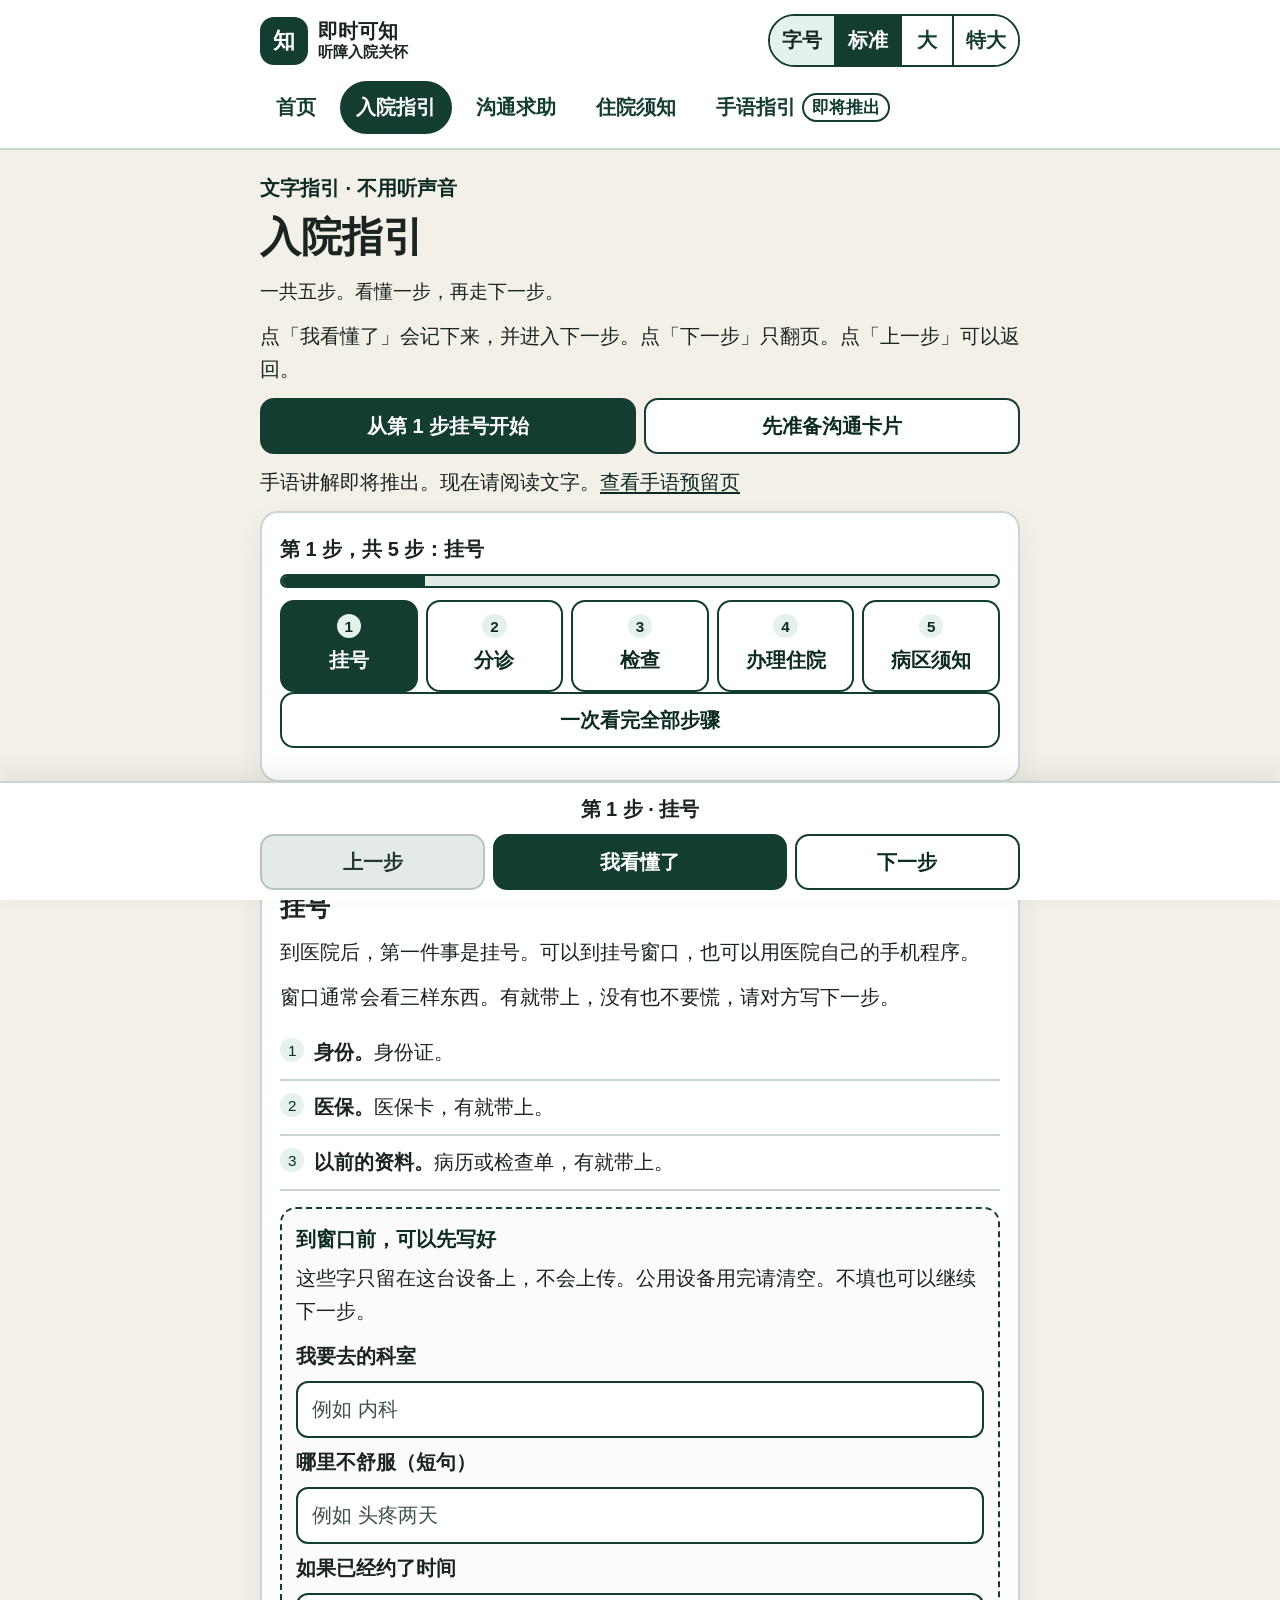
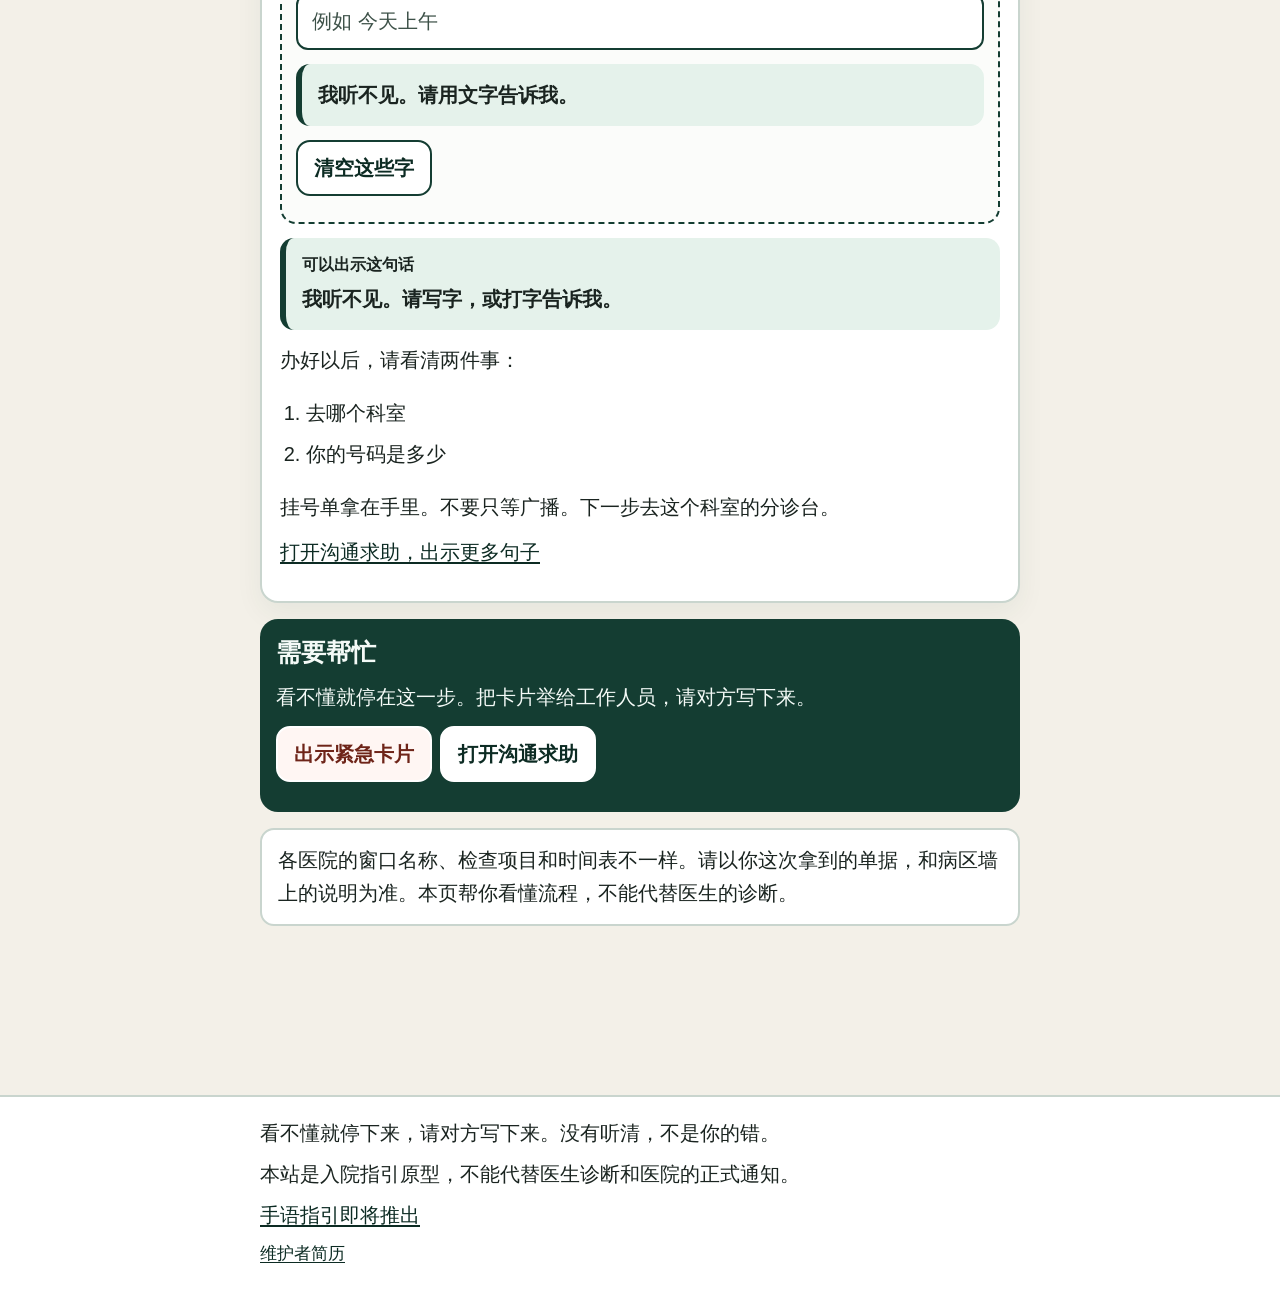
<file: guide.html>
<!DOCTYPE html>
<html lang="zh-CN">
<head>
<meta charset="UTF-8">
<meta name="viewport" content="width=device-width, initial-scale=1">
<meta name="theme-color" content="#143d32">
<meta name="description" content="入院五步：挂号、分诊、检查、办理住院、病区须知。每一步都有文字说明，不需要听声音。">
<title>入院指引 · 即时可知</title>
<link rel="canonical" href="https://liyuanyuangmail.github.io/accessible-hospital-care/guide.html">
<link rel="icon" href="favicon.svg" type="image/svg+xml">
<link rel="stylesheet" href="css/site.css">
<script>
try {
  var ahcFont = localStorage.getItem("ahc-font");
  if (ahcFont === "lg" || ahcFont === "xl") document.documentElement.setAttribute("data-font", ahcFont);
} catch (e) {}
</script>
</head>
<body>
<a class="skip" href="#main">跳到主要内容</a>
<header class="site-header">
  <div class="wrap header-bar">
    <a class="brand" href="index.html">
      <span class="brand-mark" aria-hidden="true">知</span>
      <span class="brand-text">
        <span class="brand-name">即时可知</span>
        <span class="brand-sub">听障入院关怀</span>
      </span>
    </a>
    <div class="font-switch" role="group" aria-label="字号">
      <span class="font-label">字号</span>
      <button type="button" data-font-size="md" aria-pressed="true">标准</button>
      <button type="button" data-font-size="lg" aria-pressed="false">大</button>
      <button type="button" data-font-size="xl" aria-pressed="false">特大</button>
    </div>
  </div>
  <nav class="site-nav" aria-label="主导航">
    <div class="wrap nav-row">
      <a href="index.html">首页</a>
      <a href="guide.html" aria-current="page">入院指引</a>
      <a href="phrases.html">沟通求助</a>
      <a href="care.html">住院须知</a>
      <a href="ai-sign/">手语指引<span class="nav-badge">即将推出</span></a>
    </div>
  </nav>
</header>
<main id="main" class="page">
  <div class="wrap">
    <header class="page-intro">
      <p class="eyebrow">文字指引 · 不用听声音</p>
      <h1>入院指引</h1>
      <p class="lead">一共五步。看懂一步，再走下一步。</p>
      <p>点「我看懂了」会记下来，并进入下一步。点「下一步」只翻页。点「上一步」可以返回。</p>
      <div class="intro-actions">
        <a class="btn btn-primary" href="#step-1">从第 1 步挂号开始</a>
        <a class="btn" href="phrases.html">先准备沟通卡片</a>
      </div>
      <p>手语讲解即将推出。现在请阅读文字。<a href="ai-sign/">查看手语预留页</a></p>
    </header>
    <noscript>
      <p class="note">按钮脚本没有运行。请按顺序阅读下面五步，用每一步末尾的链接前进或返回。</p>
    </noscript>

    <!--
      AI sign-language slots (not active):
      data-ai-sign-slot = register | triage | exam | admit | ward
      Future runtime can mount into these steps.
      Hook on this page: window.AccessibleHospitalCare.admissionGuide
      Stub page: /ai-sign/  #ai-sign-language
    -->
    <div id="wizard" data-module="admission-guide">
      <div class="card">
        <p id="progress-label" class="progress-label">第 1 步，共 5 步：挂号</p>
        <div id="progress" role="progressbar" aria-valuemin="1" aria-valuemax="5" aria-valuenow="1" aria-labelledby="progress-label">
          <div class="track" aria-hidden="true"><div id="progress-fill"></div></div>
        </div>
        <p id="understood-status" class="status" hidden>这一步你已标记为看懂。</p>
        <ol class="step-jump" role="list">
          <li role="listitem"><button type="button" data-goto="1" data-name="1 挂号" aria-current="step"><span class="num" aria-hidden="true">1</span>挂号<span class="tick" aria-hidden="true"></span></button></li>
          <li role="listitem"><button type="button" data-goto="2" data-name="2 分诊"><span class="num" aria-hidden="true">2</span>分诊<span class="tick" aria-hidden="true"></span></button></li>
          <li role="listitem"><button type="button" data-goto="3" data-name="3 检查"><span class="num" aria-hidden="true">3</span>检查<span class="tick" aria-hidden="true"></span></button></li>
          <li role="listitem"><button type="button" data-goto="4" data-name="4 办理住院"><span class="num" aria-hidden="true">4</span>办理住院<span class="tick" aria-hidden="true"></span></button></li>
          <li role="listitem"><button type="button" data-goto="5" data-name="5 病区须知"><span class="num" aria-hidden="true">5</span>病区须知<span class="tick" aria-hidden="true"></span></button></li>
        </ol>
        <p><button type="button" class="btn" id="show-all" aria-pressed="false">一次看完全部步骤</button></p>
      </div>

      <article class="card step is-active" id="step-1" data-step="1" data-step-title="挂号" data-ai-sign-slot="register">
        <div class="step-kicker">
          <span class="icon-bubble" aria-hidden="true">
            <svg viewBox="0 0 48 48" fill="none" stroke="currentColor" stroke-width="2.5" stroke-linecap="round"><path d="M8 16h32v7a5 5 0 0 0 0 10v7H8v-7a5 5 0 0 0 0-10z"/><path d="M20 16v24"/></svg>
          </span>
          <p class="eyebrow">第 1 步，共 5 步</p>
        </div>
        <h2 tabindex="-1">挂号</h2>
        <div id="dept-banner" class="callout" hidden>
          <span class="label" id="dept-banner-label">你选的科室</span>
          <span id="dept-banner-text"></span>
        </div>
        <p>到医院后，第一件事是挂号。可以到挂号窗口，也可以用医院自己的手机程序。</p>
        <p>窗口通常会看三样东西。有就带上，没有也不要慌，请对方写下一步。</p>
        <ol class="confirm-list">
          <li><span class="num" aria-hidden="true">1</span><span><strong>身份。</strong>身份证。</span></li>
          <li><span class="num" aria-hidden="true">2</span><span><strong>医保。</strong>医保卡，有就带上。</span></li>
          <li><span class="num" aria-hidden="true">3</span><span><strong>以前的资料。</strong>病历或检查单，有就带上。</span></li>
        </ol>
        <form id="prep-form" class="prep" autocomplete="off">
          <p class="eyebrow">到窗口前，可以先写好</p>
          <p>这些字只留在这台设备上，不会上传。公用设备用完请清空。不填也可以继续下一步。</p>
          <label for="prep-dept">我要去的科室</label>
          <input id="prep-dept" type="text" maxlength="40" placeholder="例如 内科" autocomplete="off">
          <label for="prep-reason">哪里不舒服（短句）</label>
          <input id="prep-reason" type="text" maxlength="80" placeholder="例如 头疼两天" autocomplete="off">
          <label for="prep-when">如果已经约了时间</label>
          <input id="prep-when" type="text" maxlength="40" placeholder="例如 今天上午" autocomplete="off">
          <p id="prep-preview" class="callout" aria-live="polite">我听不见。请用文字告诉我。</p>
          <p class="prep-actions"><button type="button" class="btn" id="prep-clear">清空这些字</button></p>
        </form>
        <div class="callout">
          <span class="label">可以出示这句话</span>
          我听不见。请写字，或打字告诉我。
        </div>
        <p>办好以后，请看清两件事：</p>
        <ol class="steps-ol">
          <li>去哪个科室</li>
          <li>你的号码是多少</li>
        </ol>
        <p>挂号单拿在手里。不要只等广播。下一步去这个科室的分诊台。</p>
        <p><a href="phrases.html">打开沟通求助，出示更多句子</a></p>
        <p class="step-move"><a href="#step-2">下一步：分诊</a></p>
      </article>

      <article class="card step" id="step-2" data-step="2" data-step-title="分诊" data-ai-sign-slot="triage">
        <div class="step-kicker">
          <span class="icon-bubble" aria-hidden="true">
            <svg viewBox="0 0 48 48" fill="none" stroke="currentColor" stroke-width="2.5" stroke-linecap="round"><circle cx="16" cy="14" r="4"/><path d="M8 32c1.2-7 14-7 16 0"/><path d="M28 18h12v14H28z"/><path d="M31 23h6M31 28h6"/></svg>
          </span>
          <p class="eyebrow">第 2 步，共 5 步</p>
        </div>
        <h2 tabindex="-1">分诊</h2>
        <p>到了科室门口，先找分诊台。那里通常有护士。</p>
        <p>把挂号单递过去。护士可能要知道：</p>
        <ul class="plain-list">
          <li>哪里不舒服</li>
          <li>疼不疼</li>
          <li>从什么时候开始</li>
        </ul>
        <p>你可以出示沟通卡片，也可以用纸笔，或用手机打字。</p>
        <div class="caution">
          <span class="label">请注意</span>
          请经常看叫号屏幕。屏幕上会出现号码或名字。听不到广播没有关系，以屏幕为准。
        </div>
        <p>如果号码已经过了，再把挂号单给分诊护士，请对方写下一步。</p>
        <p class="step-move"><a href="#step-1">上一步：挂号</a> · <a href="#step-3">下一步：检查</a></p>
      </article>

      <article class="card step" id="step-3" data-step="3" data-step-title="检查" data-ai-sign-slot="exam">
        <div class="step-kicker">
          <span class="icon-bubble" aria-hidden="true">
            <svg viewBox="0 0 48 48" fill="none" stroke="currentColor" stroke-width="2.5" stroke-linecap="round"><rect x="12" y="8" width="24" height="32" rx="3"/><path d="M20 8V6h8v2"/><path d="M18 20h12M18 26h12M18 32h8"/></svg>
          </span>
          <p class="eyebrow">第 3 步，共 5 步</p>
        </div>
        <h2 tabindex="-1">检查</h2>
        <p>医生看过以后，可能会让你去做检查。常见的有：抽血、验尿、拍片、心电图、超声。</p>
        <p>请先看检查单上的地点。找不到路，就把检查单和这句话一起给工作人员看：</p>
        <div class="callout">
          <span class="label">可以出示这句话</span>
          请带我去这个检查的地方。
        </div>
        <p>如果对方只用嘴说、没有文字，请先停一下。</p>
        <div class="caution">
          <span class="label">请注意</span>
          有的检查要空腹，或要取下金属物品。这些要求写在单子上。看不懂，就不要开始，先让对方写清楚。
        </div>
        <p class="step-move"><a href="#step-2">上一步：分诊</a> · <a href="#step-4">下一步：办理住院</a></p>
      </article>

      <article class="card step" id="step-4" data-step="4" data-step-title="办理住院" data-ai-sign-slot="admit">
        <div class="step-kicker">
          <span class="icon-bubble" aria-hidden="true">
            <svg viewBox="0 0 48 48" fill="none" stroke="currentColor" stroke-width="2.5" stroke-linecap="round"><rect x="6" y="14" width="36" height="22" rx="3"/><circle cx="18" cy="25" r="4"/><path d="M26 22h12M26 28h8"/></svg>
          </span>
          <p class="eyebrow">第 4 步，共 5 步</p>
        </div>
        <h2 tabindex="-1">办理住院</h2>
        <p>医生说需要住院以后，去住院处办理。有的医院叫「出入院办理」。</p>
        <p>请带上身份证、医保卡，以及银行卡或医院要求的押金。</p>
        <p>办理时请当场核对下面四件事。看不清，就请对方写在纸上，你看懂再点头。</p>
        <ol class="confirm-list">
          <li><span class="num" aria-hidden="true">1</span><span><strong>名字。</strong>住院证和腕带上的名字是不是你。</span></li>
          <li><span class="num" aria-hidden="true">2</span><span><strong>紧急联系人。</strong>最好是会打字，或会和你用手语沟通的人。电话写清楚。</span></li>
          <li><span class="num" aria-hidden="true">3</span><span><strong>过敏。</strong>药物或食物，请写在单据上。</span></li>
          <li><span class="num" aria-hidden="true">4</span><span><strong>床号。</strong>看纸上的字。不要只靠听。</span></li>
        </ol>
        <p>如果要交押金或刷医保，请让对方把金额写下来。看不懂数字，先不要确认。</p>
        <p>办好以后，你通常会拿到：</p>
        <ol class="steps-ol">
          <li>住院证或腕带</li>
          <li>病区、楼层和床号</li>
        </ol>
        <div class="caution">
          <span class="label">请注意</span>
          腕带用来确认你的身份。请戴在手腕上，不要摘掉。床号请看纸上的字，不要只靠听。
        </div>
        <p>办好以后，可以把床号、过敏和沟通方式写在<a href="care.html#bed-card">住院须知的床位卡</a>上。只存在这台设备里，方便换班时出示。</p>
        <p class="step-move"><a href="#step-3">上一步：检查</a> · <a href="#step-5">下一步：病区须知</a></p>
      </article>

      <article class="card step" id="step-5" data-step="5" data-step-title="病区须知" data-ai-sign-slot="ward">
        <div class="step-kicker">
          <span class="icon-bubble" aria-hidden="true">
            <svg viewBox="0 0 48 48" fill="none" stroke="currentColor" stroke-width="2.5" stroke-linecap="round"><path d="M8 34V20M8 34h32M40 34V24"/><path d="M8 26h18a8 8 0 0 1 8 8"/><circle cx="16" cy="18" r="3"/></svg>
          </span>
          <p class="eyebrow">第 5 步，共 5 步</p>
        </div>
        <h2 tabindex="-1">病区须知</h2>
        <p>到了病区，先去护士站，把住院证给护士。护士会带你去床位。</p>
        <p>请当场确认四件事：</p>
        <ol class="steps-ol">
          <li>床号是不是你的</li>
          <li>呼叫按钮在哪里</li>
          <li>卫生间在哪一边</li>
          <li>今天的吃饭时间和探视时间</li>
        </ol>
        <p>呼叫按钮在床头或床栏上。按一下就行，不用出声。护士会到你床边。</p>
        <p>这四件事也可以到<a href="care.html#ward-check">病区核对</a>里逐项勾选。勾选不是医院的正式记录，只是提醒你和护士还有哪一项没写下来。</p>
        <div class="callout">
          <span class="label">放在床头</span>
          我听不见。请用文字和我沟通。
        </div>
        <p>换班以后，新护士可能还不知道。这张卡片会帮你说明。吃饭和探视时间，请看<a href="care.html">住院须知</a>，再向护士确认今天的时间表。</p>
        <div class="caution">
          <span class="label">请记住</span>
          有不明白的，按呼叫铃。护士来了，请对方写下来。看不懂，就停在这一步。
        </div>
        <p class="step-move"><a href="#step-4">上一步：办理住院</a> · <a href="#done">看完以后</a></p>
      </article>

      <section class="card" id="done">
        <h2 id="done-title" tabindex="-1">看完以后</h2>
        <p id="done-lead">上面五步都看过以后，可以用下面两个页面继续。住院须知里可以核对用药和病区。</p>
        <div class="cta-list">
          <a class="cta cta-primary" href="phrases.html">
            <span class="cta-text">
              <span class="cta-title">沟通求助</span>
              <span class="cta-desc">办入院时，把句子出示给医护人员</span>
            </span>
            <span class="cta-go">进入</span>
          </a>
          <a class="cta" href="care.html">
            <span class="cta-text">
              <span class="cta-title">住院须知</span>
              <span class="cta-desc">床位卡、用药核对、病区清单、换班交代</span>
            </span>
            <span class="cta-go">进入</span>
          </a>
        </div>
        <p>你可以用自己的速度。文字、卡片和呼叫铃就够用。</p>
        <p><button type="button" class="btn" id="restart">从挂号再看一遍</button></p>
        <p class="step-move"><a href="#step-1">回到第 1 步：挂号</a></p>
      </section>
    </div>
    <aside class="help-strip" aria-labelledby="guide-help-title">
      <h2 id="guide-help-title">需要帮忙</h2>
      <p>看不懂就停在这一步。把卡片举给工作人员，请对方写下来。</p>
      <div class="help-actions">
        <a class="btn btn-urgent" href="phrases.html#urgent">出示紧急卡片</a>
        <a class="btn" href="phrases.html">打开沟通求助</a>
      </div>
    </aside>
    <p class="note">各医院的窗口名称、检查项目和时间表不一样。请以你这次拿到的单据，和病区墙上的说明为准。本页帮你看懂流程，不能代替医生的诊断。</p>
  </div>
  <div id="action-bar" class="action-bar" hidden>
    <div class="wrap">
      <p id="bar-label" class="bar-label">第 1 步 · 挂号</p>
      <div class="action-row" role="group" aria-label="步骤操作">
        <button type="button" class="btn" id="prev">上一步</button>
        <button type="button" class="btn btn-primary" id="got-it">我看懂了</button>
        <button type="button" class="btn" id="next">下一步</button>
      </div>
    </div>
  </div>
</main>
<footer class="site-footer">
  <div class="wrap">
    <p>看不懂就停下来，请对方写下来。没有听清，不是你的错。</p>
    <p>本站是入院指引原型，不能代替医生诊断和医院的正式通知。</p>
    <p><a href="ai-sign/">手语指引即将推出</a></p>
    <p class="fine-print"><a href="resume.html">维护者简历</a></p>
  </div>
</footer>
<script src="js/site.js"></script>
<script src="js/guide.js"></script>
</body>
</html>
</file>
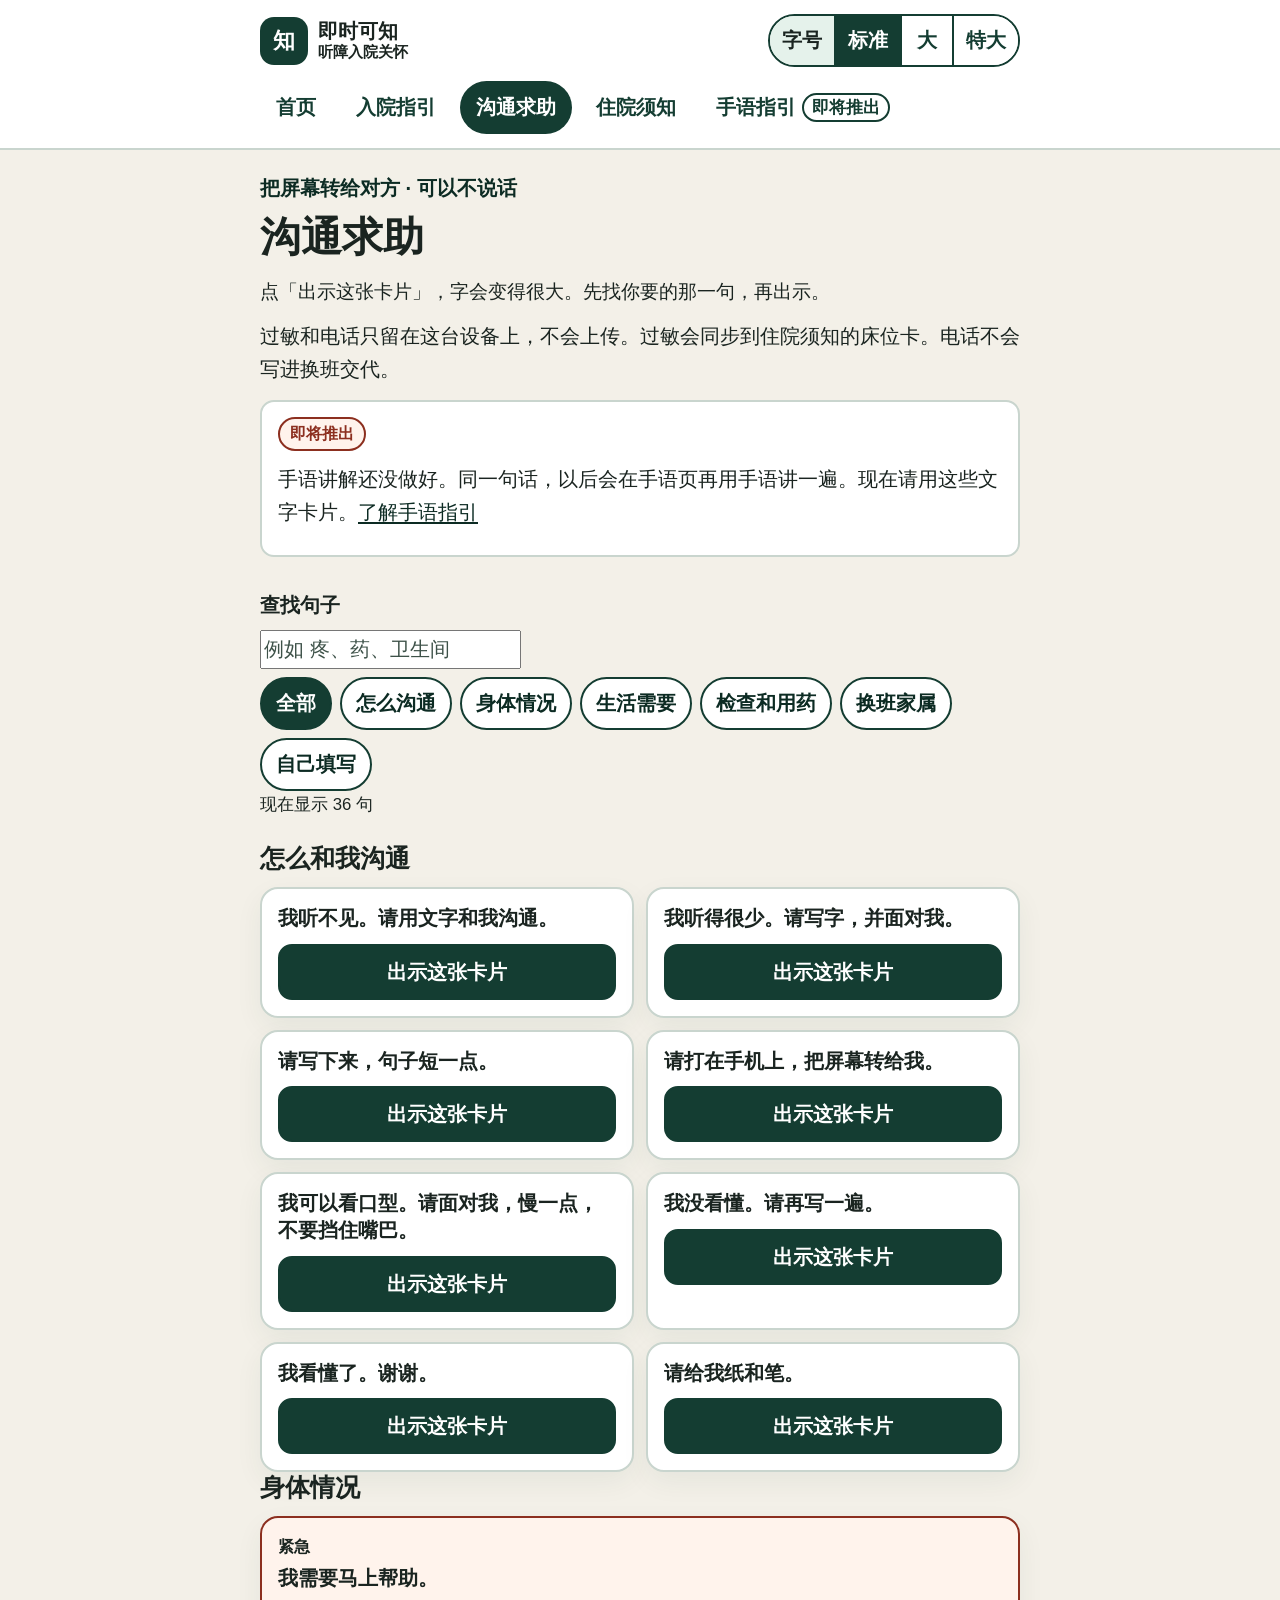
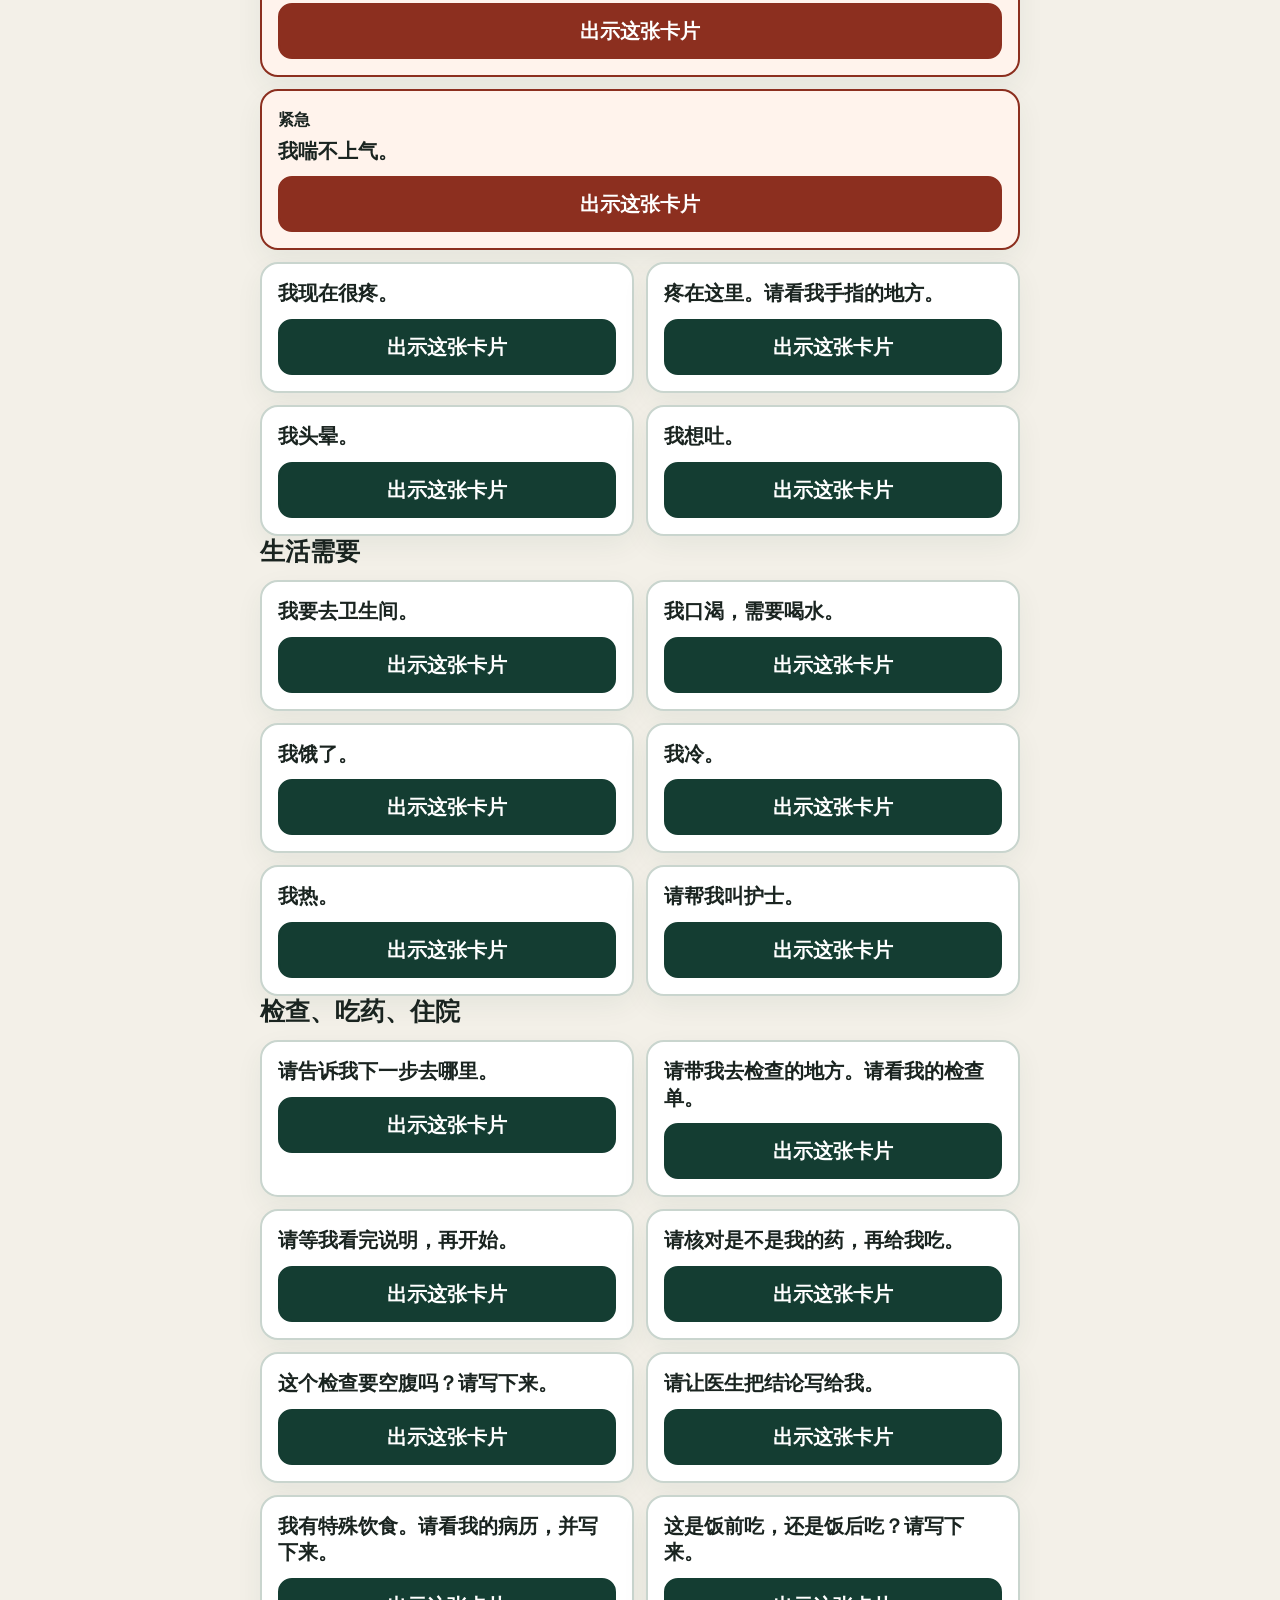
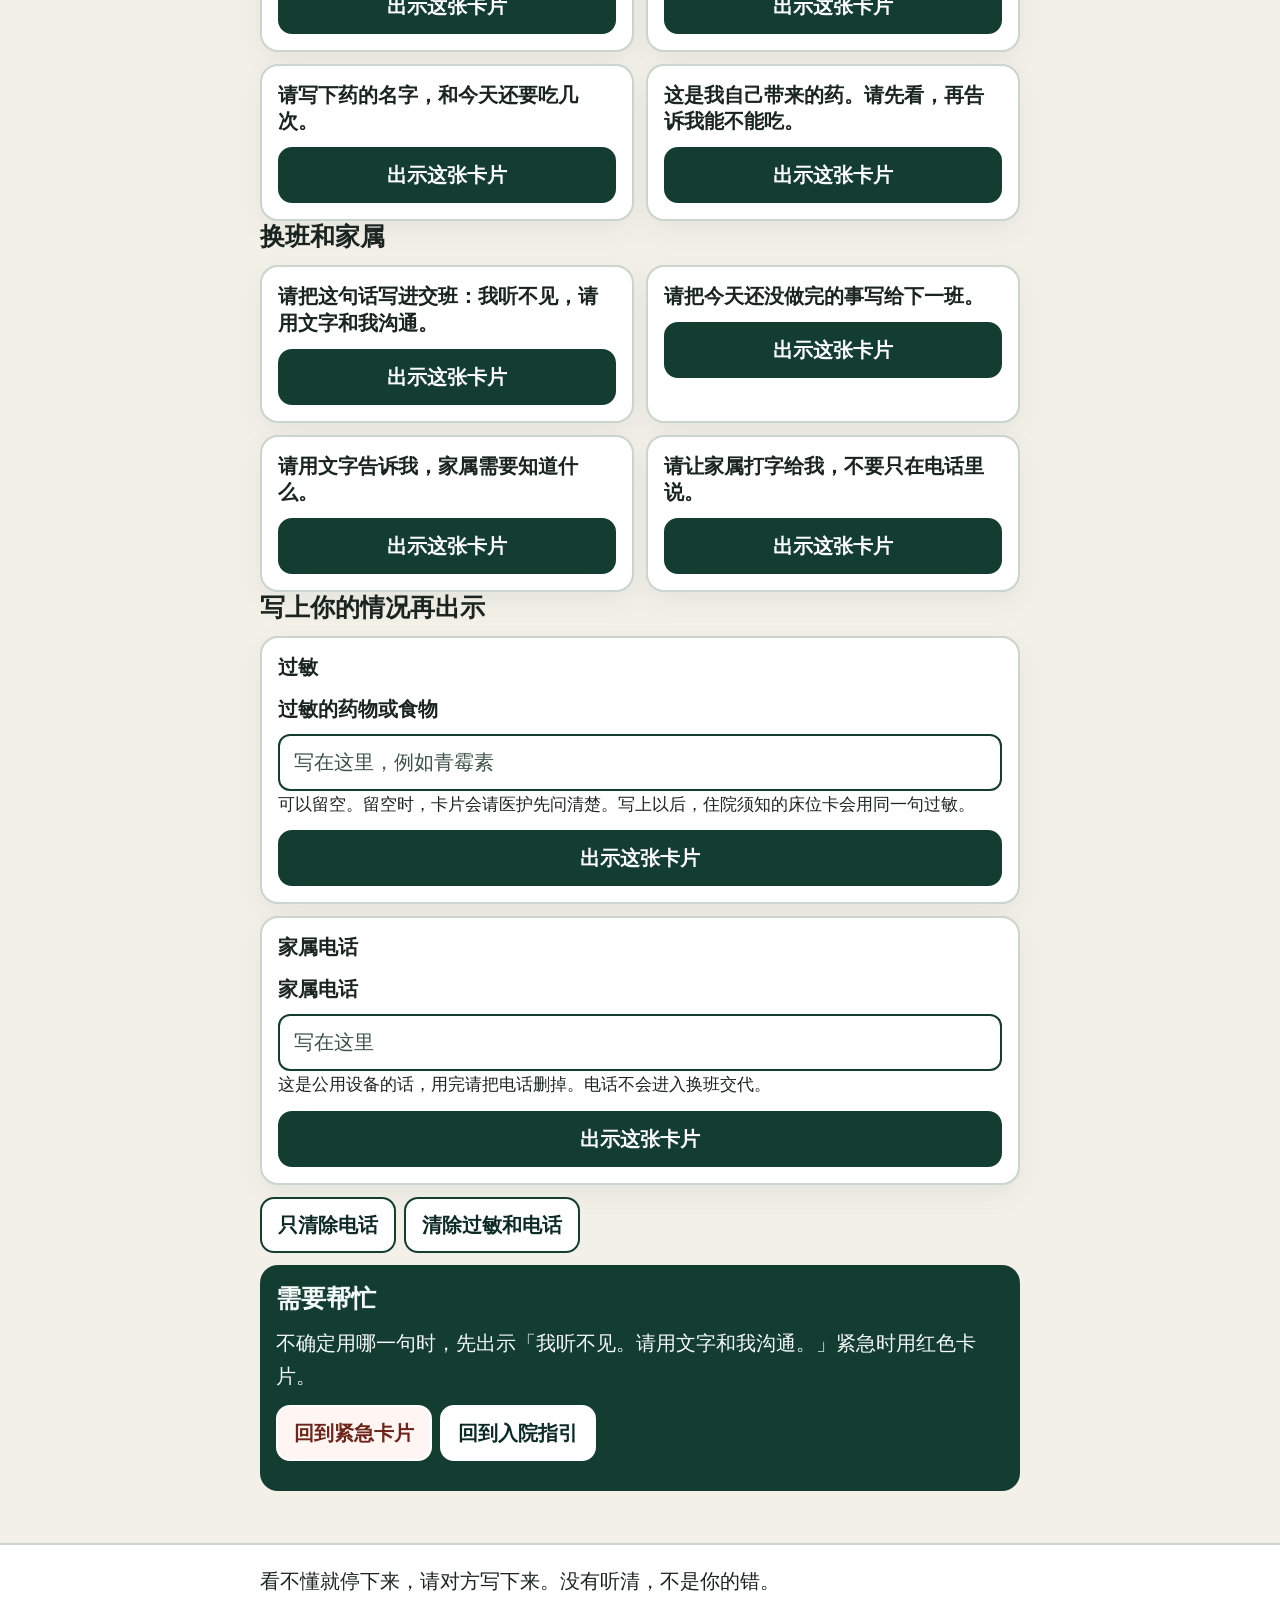
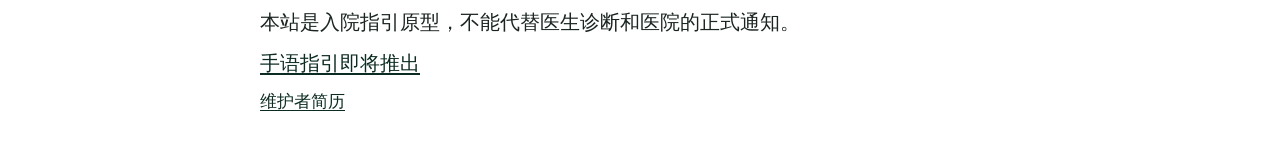
<file: phrases.html>
<!DOCTYPE html>
<html lang="zh-CN">
<head>
<meta charset="UTF-8">
<meta name="viewport" content="width=device-width, initial-scale=1">
<meta name="theme-color" content="#143d32">
<meta name="description" content="把常用句子出示给医生和护士。字会变得很大。可以不说话。">
<title>沟通求助 · 即时可知</title>
<link rel="canonical" href="https://liyuanyuangmail.github.io/accessible-hospital-care/phrases.html">
<link rel="icon" href="favicon.svg" type="image/svg+xml">
<link rel="stylesheet" href="css/site.css">
<script>
try {
  var ahcFont = localStorage.getItem("ahc-font");
  if (ahcFont === "lg" || ahcFont === "xl") document.documentElement.setAttribute("data-font", ahcFont);
} catch (e) {}
</script>
</head>
<body>
<a class="skip" href="#main">跳到主要内容</a>
<header class="site-header">
  <div class="wrap header-bar">
    <a class="brand" href="index.html">
      <span class="brand-mark" aria-hidden="true">知</span>
      <span class="brand-text">
        <span class="brand-name">即时可知</span>
        <span class="brand-sub">听障入院关怀</span>
      </span>
    </a>
    <div class="font-switch" role="group" aria-label="字号">
      <span class="font-label">字号</span>
      <button type="button" data-font-size="md" aria-pressed="true">标准</button>
      <button type="button" data-font-size="lg" aria-pressed="false">大</button>
      <button type="button" data-font-size="xl" aria-pressed="false">特大</button>
    </div>
  </div>
  <nav class="site-nav" aria-label="主导航">
    <div class="wrap nav-row">
      <a href="index.html">首页</a>
      <a href="guide.html">入院指引</a>
      <a href="phrases.html" aria-current="page">沟通求助</a>
      <a href="care.html">住院须知</a>
      <a href="ai-sign/">手语指引<span class="nav-badge">即将推出</span></a>
    </div>
  </nav>
</header>
<main id="main" class="page">
  <div class="wrap">
    <header class="page-intro">
      <p class="eyebrow">把屏幕转给对方 · 可以不说话</p>
      <h1>沟通求助</h1>
      <p class="lead">点「出示这张卡片」，字会变得很大。先找你要的那一句，再出示。</p>
      <p>过敏和电话只留在这台设备上，不会上传。过敏会同步到住院须知的床位卡。电话不会写进换班交代。</p>
    </header>
    <div class="note">
      <p><span class="pill">即将推出</span></p>
      <p>手语讲解还没做好。同一句话，以后会在手语页再用手语讲一遍。现在请用这些文字卡片。<a href="ai-sign/">了解手语指引</a></p>
    </div>
    <noscript>
      <p class="note">筛选需要脚本。没有脚本时，请按下面的分类往下看。</p>
    </noscript>
    <div class="filter-bar">
      <label for="phrase-search">查找句子</label>
      <input id="phrase-search" type="search" placeholder="例如 疼、药、卫生间" autocomplete="off" enterkeyhint="search">
      <div class="chip-row" role="group" aria-label="按分类筛选">
        <button type="button" data-filter="all" aria-pressed="true">全部</button>
        <button type="button" data-filter="talk">怎么沟通</button>
        <button type="button" data-filter="body">身体情况</button>
        <button type="button" data-filter="daily">生活需要</button>
        <button type="button" data-filter="care">检查和用药</button>
        <button type="button" data-filter="shift">换班家属</button>
        <button type="button" data-filter="fill">自己填写</button>
      </div>
      <p id="phrase-count" class="hint" aria-live="polite"></p>
      <p id="phrase-empty" class="note" hidden>没有找到这句。换一个词，或点「全部」。</p>
    </div>

    <section aria-labelledby="group-talk" data-group="talk">
      <h2 id="group-talk">怎么和我沟通</h2>
      <ul class="phrase-list" role="list">
        <li class="phrase" role="listitem" data-card="我听不见。请用文字和我沟通。">
          <h3>我听不见。请用文字和我沟通。</h3>
          <button type="button" class="btn btn-primary" data-show>出示这张卡片</button>
        </li>
        <li class="phrase" role="listitem" data-card="我听得很少。请写字，并面对我。">
          <h3>我听得很少。请写字，并面对我。</h3>
          <button type="button" class="btn btn-primary" data-show>出示这张卡片</button>
        </li>
        <li class="phrase" role="listitem" data-card="请写下来，句子短一点。">
          <h3>请写下来，句子短一点。</h3>
          <button type="button" class="btn btn-primary" data-show>出示这张卡片</button>
        </li>
        <li class="phrase" role="listitem" data-card="请打在手机上，把屏幕转给我。">
          <h3>请打在手机上，把屏幕转给我。</h3>
          <button type="button" class="btn btn-primary" data-show>出示这张卡片</button>
        </li>
        <li class="phrase" role="listitem" data-card="我可以看口型。请面对我，慢一点，不要挡住嘴巴。">
          <h3>我可以看口型。请面对我，慢一点，不要挡住嘴巴。</h3>
          <button type="button" class="btn btn-primary" data-show>出示这张卡片</button>
        </li>
        <li class="phrase" role="listitem" data-card="我没看懂。请再写一遍。">
          <h3>我没看懂。请再写一遍。</h3>
          <button type="button" class="btn btn-primary" data-show>出示这张卡片</button>
        </li>
        <li class="phrase" role="listitem" data-card="我看懂了。谢谢。">
          <h3>我看懂了。谢谢。</h3>
          <button type="button" class="btn btn-primary" data-show>出示这张卡片</button>
        </li>
        <li class="phrase" role="listitem" data-card="请给我纸和笔。">
          <h3>请给我纸和笔。</h3>
          <button type="button" class="btn btn-primary" data-show>出示这张卡片</button>
        </li>
      </ul>
    </section>

    <section aria-labelledby="group-body" data-group="body">
      <h2 id="group-body">身体情况</h2>
      <ul class="phrase-list" role="list">
        <li class="phrase is-urgent" id="urgent" role="listitem" data-urgent="true" data-card="我需要马上帮助。">
          <p class="urgent-label">紧急</p>
          <h3>我需要马上帮助。</h3>
          <button type="button" class="btn btn-urgent" data-show>出示这张卡片</button>
        </li>
        <li class="phrase is-urgent" role="listitem" data-urgent="true" data-card="我喘不上气。">
          <p class="urgent-label">紧急</p>
          <h3>我喘不上气。</h3>
          <button type="button" class="btn btn-urgent" data-show>出示这张卡片</button>
        </li>
        <li class="phrase" role="listitem" data-card="我现在很疼。">
          <h3>我现在很疼。</h3>
          <button type="button" class="btn btn-primary" data-show>出示这张卡片</button>
        </li>
        <li class="phrase" role="listitem" data-card="疼在这里。请看我手指的地方。">
          <h3>疼在这里。请看我手指的地方。</h3>
          <button type="button" class="btn btn-primary" data-show>出示这张卡片</button>
        </li>
        <li class="phrase" role="listitem" data-card="我头晕。">
          <h3>我头晕。</h3>
          <button type="button" class="btn btn-primary" data-show>出示这张卡片</button>
        </li>
        <li class="phrase" role="listitem" data-card="我想吐。">
          <h3>我想吐。</h3>
          <button type="button" class="btn btn-primary" data-show>出示这张卡片</button>
        </li>
      </ul>
    </section>

    <section aria-labelledby="group-daily" data-group="daily">
      <h2 id="group-daily">生活需要</h2>
      <ul class="phrase-list" role="list">
        <li class="phrase" role="listitem" data-card="我要去卫生间。">
          <h3>我要去卫生间。</h3>
          <button type="button" class="btn btn-primary" data-show>出示这张卡片</button>
        </li>
        <li class="phrase" role="listitem" data-card="我口渴，需要喝水。">
          <h3>我口渴，需要喝水。</h3>
          <button type="button" class="btn btn-primary" data-show>出示这张卡片</button>
        </li>
        <li class="phrase" role="listitem" data-card="我饿了。">
          <h3>我饿了。</h3>
          <button type="button" class="btn btn-primary" data-show>出示这张卡片</button>
        </li>
        <li class="phrase" role="listitem" data-card="我冷。">
          <h3>我冷。</h3>
          <button type="button" class="btn btn-primary" data-show>出示这张卡片</button>
        </li>
        <li class="phrase" role="listitem" data-card="我热。">
          <h3>我热。</h3>
          <button type="button" class="btn btn-primary" data-show>出示这张卡片</button>
        </li>
        <li class="phrase" role="listitem" data-card="请帮我叫护士。">
          <h3>请帮我叫护士。</h3>
          <button type="button" class="btn btn-primary" data-show>出示这张卡片</button>
        </li>
      </ul>
    </section>

    <section aria-labelledby="group-care" data-group="care">
      <h2 id="group-care">检查、吃药、住院</h2>
      <ul class="phrase-list" role="list">
        <li class="phrase" role="listitem" data-card="请告诉我下一步去哪里。">
          <h3>请告诉我下一步去哪里。</h3>
          <button type="button" class="btn btn-primary" data-show>出示这张卡片</button>
        </li>
        <li class="phrase" role="listitem" data-card="请带我去检查的地方。请看我的检查单。">
          <h3>请带我去检查的地方。请看我的检查单。</h3>
          <button type="button" class="btn btn-primary" data-show>出示这张卡片</button>
        </li>
        <li class="phrase" role="listitem" data-card="请等我看完说明，再开始。">
          <h3>请等我看完说明，再开始。</h3>
          <button type="button" class="btn btn-primary" data-show>出示这张卡片</button>
        </li>
        <li class="phrase" role="listitem" data-card="请核对是不是我的药，再给我吃。">
          <h3>请核对是不是我的药，再给我吃。</h3>
          <button type="button" class="btn btn-primary" data-show>出示这张卡片</button>
        </li>
        <li class="phrase" role="listitem" data-card="这个检查要空腹吗？请写下来。">
          <h3>这个检查要空腹吗？请写下来。</h3>
          <button type="button" class="btn btn-primary" data-show>出示这张卡片</button>
        </li>
        <li class="phrase" role="listitem" data-card="请让医生把结论写给我。">
          <h3>请让医生把结论写给我。</h3>
          <button type="button" class="btn btn-primary" data-show>出示这张卡片</button>
        </li>
        <li class="phrase" role="listitem" data-card="我有特殊饮食。请看我的病历，并写下来。">
          <h3>我有特殊饮食。请看我的病历，并写下来。</h3>
          <button type="button" class="btn btn-primary" data-show>出示这张卡片</button>
        </li>
        <li class="phrase" role="listitem" data-card="这是饭前吃，还是饭后吃？请写下来。">
          <h3>这是饭前吃，还是饭后吃？请写下来。</h3>
          <button type="button" class="btn btn-primary" data-show>出示这张卡片</button>
        </li>
        <li class="phrase" role="listitem" data-card="请写下药的名字，和今天还要吃几次。">
          <h3>请写下药的名字，和今天还要吃几次。</h3>
          <button type="button" class="btn btn-primary" data-show>出示这张卡片</button>
        </li>
        <li class="phrase" role="listitem" data-card="这是我自己带来的药。请先看，再告诉我能不能吃。">
          <h3>这是我自己带来的药。请先看，再告诉我能不能吃。</h3>
          <button type="button" class="btn btn-primary" data-show>出示这张卡片</button>
        </li>
      </ul>
    </section>

    <section aria-labelledby="group-shift" data-group="shift">
      <h2 id="group-shift">换班和家属</h2>
      <ul class="phrase-list" role="list">
        <li class="phrase" role="listitem" data-card="请把这句话写进交班：我听不见，请用文字和我沟通。">
          <h3>请把这句话写进交班：我听不见，请用文字和我沟通。</h3>
          <button type="button" class="btn btn-primary" data-show>出示这张卡片</button>
        </li>
        <li class="phrase" role="listitem" data-card="请把今天还没做完的事写给下一班。">
          <h3>请把今天还没做完的事写给下一班。</h3>
          <button type="button" class="btn btn-primary" data-show>出示这张卡片</button>
        </li>
        <li class="phrase" role="listitem" data-card="请用文字告诉我，家属需要知道什么。">
          <h3>请用文字告诉我，家属需要知道什么。</h3>
          <button type="button" class="btn btn-primary" data-show>出示这张卡片</button>
        </li>
        <li class="phrase" role="listitem" data-card="请让家属打字给我，不要只在电话里说。">
          <h3>请让家属打字给我，不要只在电话里说。</h3>
          <button type="button" class="btn btn-primary" data-show>出示这张卡片</button>
        </li>
      </ul>
    </section>

    <section aria-labelledby="group-fill" data-group="fill">
      <h2 id="group-fill">写上你的情况再出示</h2>
      <ul class="phrase-list" role="list">
        <li class="phrase is-wide" role="listitem" data-card="我对____过敏。请先确认，再给我药。" data-card-empty="我有过敏史。请写下来让我确认，再给我药。">
          <h3>过敏</h3>
          <label for="allergy-input">过敏的药物或食物</label>
          <input id="allergy-input" data-fill type="text" placeholder="写在这里，例如青霉素" autocomplete="off">
          <p class="hint">可以留空。留空时，卡片会请医护先问清楚。写上以后，住院须知的床位卡会用同一句过敏。</p>
          <button type="button" class="btn btn-primary" data-show>出示这张卡片</button>
        </li>
        <li class="phrase is-wide" role="listitem" data-card="请联系我的家属。电话：____" data-card-empty="请联系我的家属。请把纸给我，我来写电话。">
          <h3>家属电话</h3>
          <label for="phone-input">家属电话</label>
          <input id="phone-input" data-fill type="tel" inputmode="tel" placeholder="写在这里" autocomplete="off">
          <p class="hint">这是公用设备的话，用完请把电话删掉。电话不会进入换班交代。</p>
          <button type="button" class="btn btn-primary" data-show>出示这张卡片</button>
        </li>
      </ul>
      <div class="form-actions">
        <button type="button" class="btn" id="clear-phone">只清除电话</button>
        <button type="button" class="btn" id="clear-fills">清除过敏和电话</button>
      </div>
      <p id="fill-status" class="sr-only" aria-live="polite"></p>
    </section>

    <aside class="help-strip" aria-labelledby="phrase-help-title">
      <h2 id="phrase-help-title">需要帮忙</h2>
      <p>不确定用哪一句时，先出示「我听不见。请用文字和我沟通。」紧急时用红色卡片。</p>
      <div class="help-actions">
        <a class="btn btn-urgent" href="#urgent">回到紧急卡片</a>
        <a class="btn" href="guide.html">回到入院指引</a>
      </div>
    </aside>
  </div>
</main>
<footer class="site-footer">
  <div class="wrap">
    <p>看不懂就停下来，请对方写下来。没有听清，不是你的错。</p>
    <p>本站是入院指引原型，不能代替医生诊断和医院的正式通知。</p>
    <p><a href="ai-sign/">手语指引即将推出</a></p>
    <p class="fine-print"><a href="resume.html">维护者简历</a></p>
  </div>
</footer>
<dialog id="show-dialog" aria-labelledby="show-text">
  <div class="sheet">
    <p id="show-urgent" class="urgent-label" hidden>紧急，请马上处理</p>
    <p id="show-text"></p>
    <div class="dialog-actions">
      <button type="button" class="btn btn-primary" data-close>关闭</button>
      <button type="button" class="btn" id="copy-phrase">复制文字</button>
    </div>
    <p id="copy-status" class="sr-only" aria-live="polite"></p>
  </div>
</dialog>
<script src="js/site.js"></script>
<script src="js/show-card.js"></script>
</body>
</html>
</file>
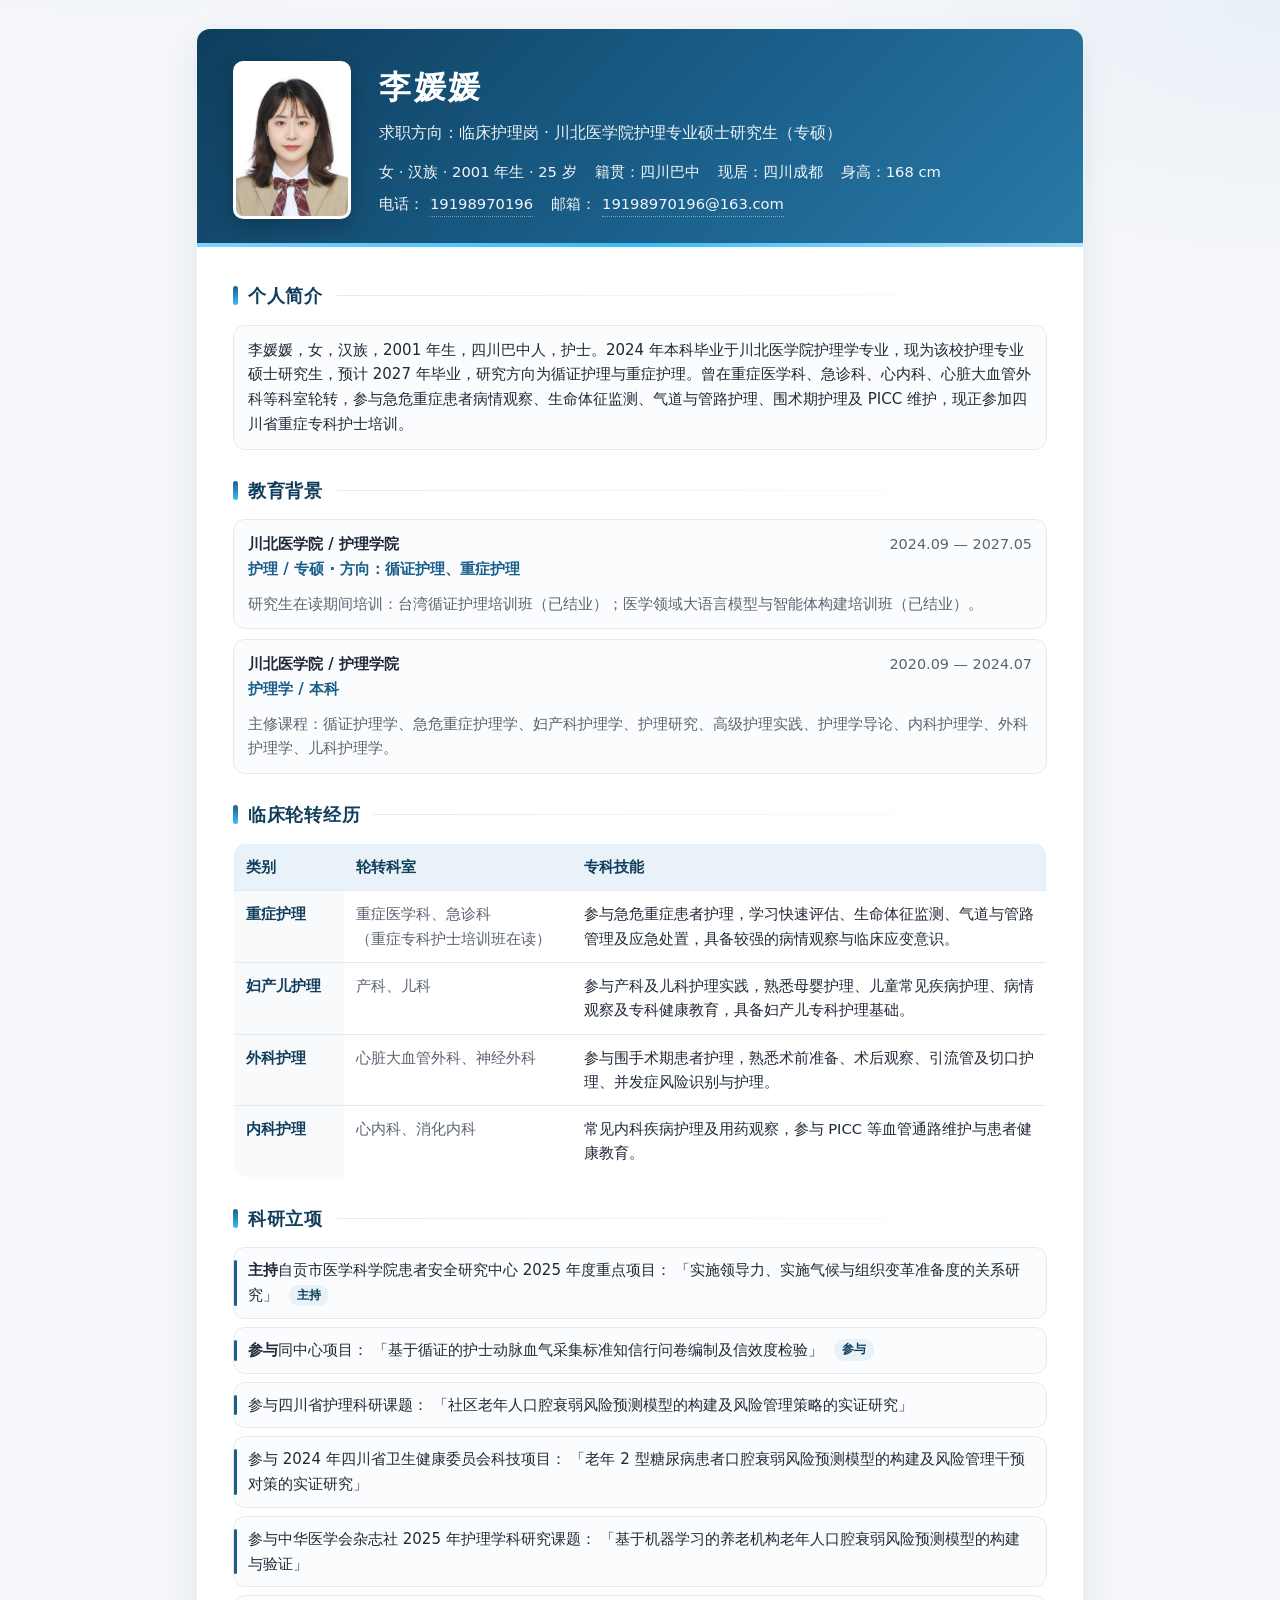
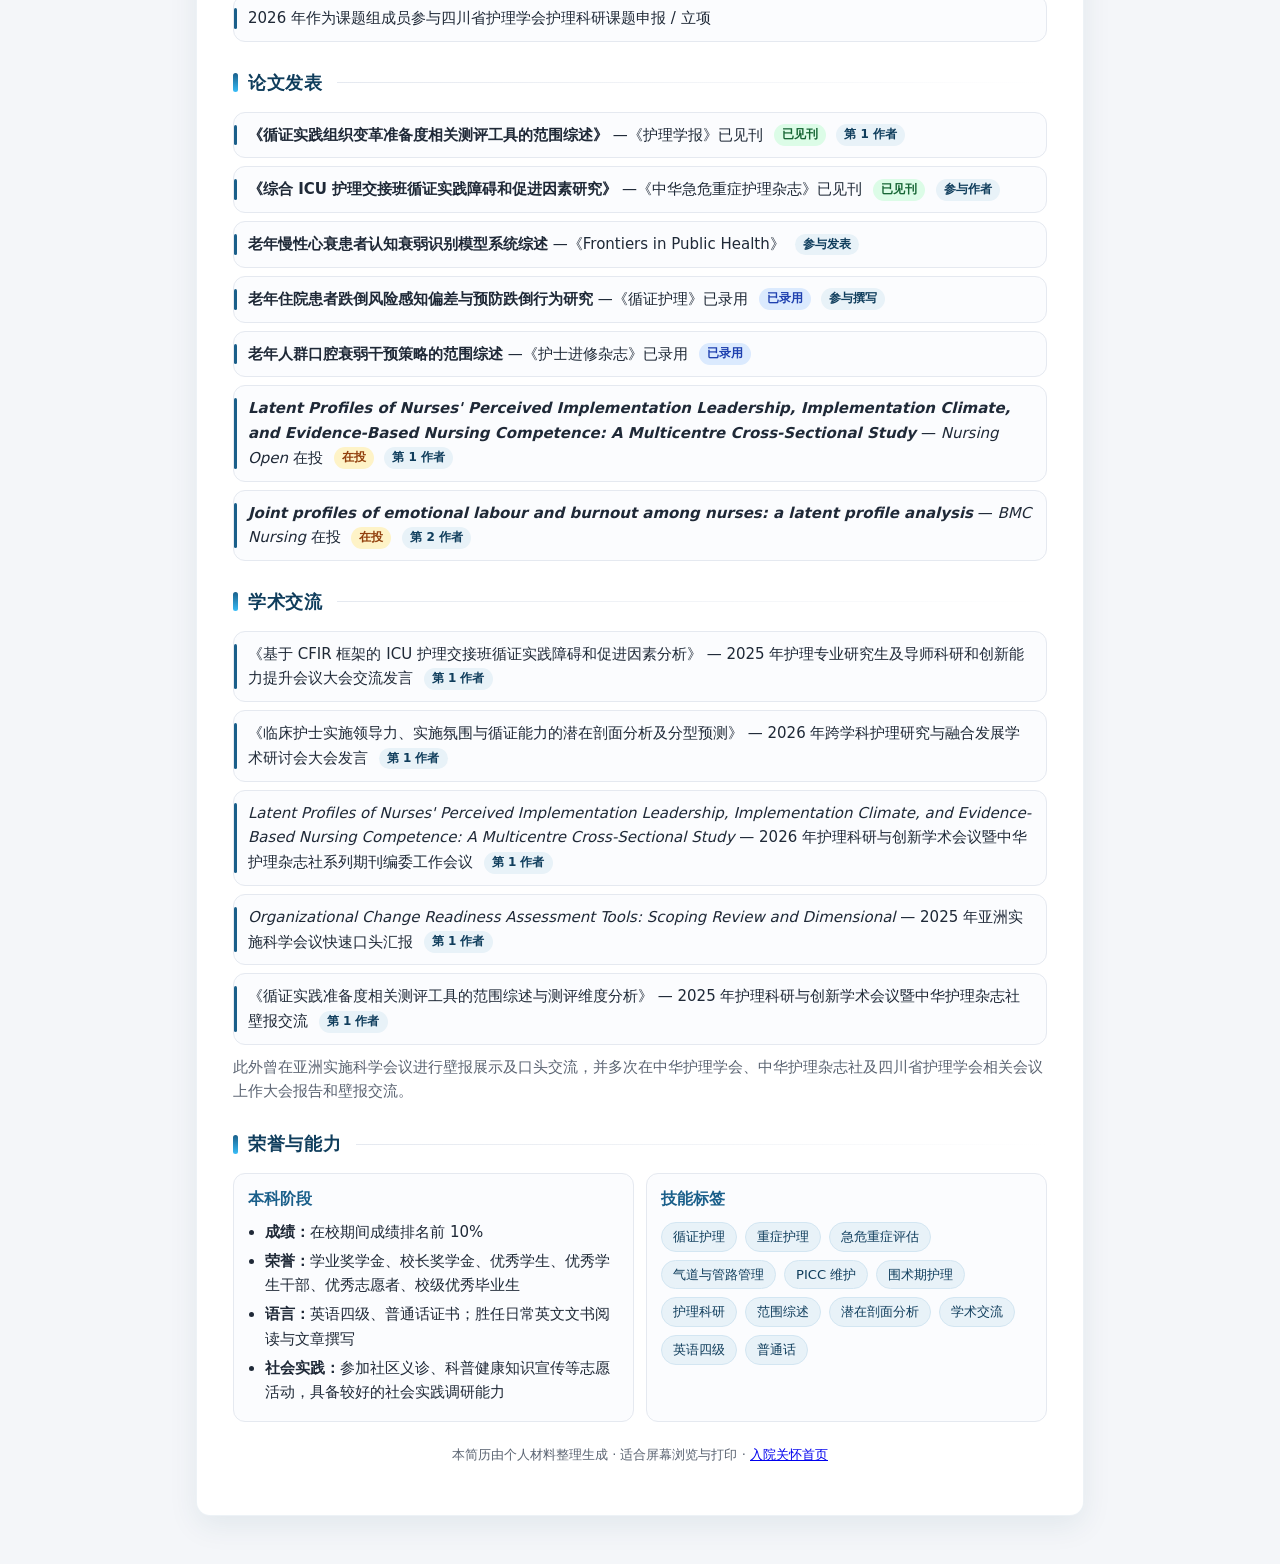
<file: resume.html>
<!DOCTYPE html>
<html lang="zh-CN">
<head>
<meta charset="UTF-8" />
<meta name="viewport" content="width=device-width, initial-scale=1" />
<title>李媛媛 · 简历</title>
<link rel="icon" href="favicon.svg" type="image/svg+xml">
<style>
  :root {
    --bg: #f4f6f9;
    --card: #ffffff;
    --ink: #1f2937;
    --muted: #5b6472;
    --line: #e5e9f0;
    --accent: #1a5f8a;
    --accent-soft: #e8f2f8;
    --accent-dark: #0f3d5c;
    --chip: #f0f5f9;
    --radius: 14px;
    --shadow: 0 10px 30px rgba(15, 61, 92, 0.08);
  }
  * { box-sizing: border-box; }
  html { scroll-behavior: smooth; }
  body {
    margin: 0;
    font-family: "PingFang SC", "Hiragino Sans GB", "Microsoft YaHei",
      "Noto Sans SC", "Source Han Sans SC", system-ui, -apple-system, sans-serif;
    color: var(--ink);
    background:
      radial-gradient(1200px 600px at 10% -10%, #d7ebf7 0%, transparent 55%),
      radial-gradient(900px 500px at 100% 0%, #e8f0f7 0%, transparent 50%),
      var(--bg);
    line-height: 1.65;
    font-size: 15px;
    -webkit-font-smoothing: antialiased;
  }
  .page {
    max-width: 920px;
    margin: 28px auto 48px;
    padding: 0 16px;
  }
  .card {
    background: var(--card);
    border-radius: var(--radius);
    box-shadow: var(--shadow);
    overflow: hidden;
    border: 1px solid rgba(26, 95, 138, 0.08);
  }
  header.hero {
    display: grid;
    grid-template-columns: auto 1fr;
    gap: 28px;
    padding: 32px 36px 28px;
    background: linear-gradient(135deg, #0f3d5c 0%, #1a5f8a 55%, #2a7aa8 100%);
    color: #fff;
    position: relative;
  }
  header.hero::after {
    content: "";
    position: absolute;
    inset: auto 0 0 0;
    height: 4px;
    background: linear-gradient(90deg, #7dd3fc, #38bdf8, #bae6fd);
  }
  .avatar {
    width: 118px;
    height: 158px;
    border-radius: 10px;
    object-fit: cover;
    border: 3px solid rgba(255,255,255,0.85);
    box-shadow: 0 8px 20px rgba(0,0,0,0.22);
    background: #fff;
  }
  .hero-main h1 {
    margin: 0 0 6px;
    font-size: 2rem;
    font-weight: 700;
    letter-spacing: 0.08em;
  }
  .tagline {
    margin: 0 0 14px;
    opacity: 0.92;
    font-size: 0.98rem;
  }
  .meta {
    display: flex;
    flex-wrap: wrap;
    gap: 8px 18px;
    font-size: 0.92rem;
  }
  .meta span {
    display: inline-flex;
    align-items: center;
    gap: 6px;
    opacity: 0.95;
  }
  .meta a { color: #fff; text-decoration: none; border-bottom: 1px dotted rgba(255,255,255,0.45); }
  .meta a:hover { border-bottom-color: #fff; }
  .body { padding: 8px 36px 36px; }
  section {
    margin-top: 26px;
    break-inside: avoid;
  }
  .sec-title {
    display: flex;
    align-items: center;
    gap: 10px;
    margin: 0 0 14px;
    font-size: 1.12rem;
    color: var(--accent-dark);
    font-weight: 700;
    letter-spacing: 0.04em;
  }
  .sec-title::before {
    content: "";
    width: 5px;
    height: 1.05em;
    border-radius: 3px;
    background: linear-gradient(180deg, var(--accent), #38bdf8);
  }
  .sec-title::after {
    content: "";
    flex: 1;
    height: 1px;
    background: linear-gradient(90deg, var(--line), transparent);
    margin-left: 4px;
  }
  .edu-item, .item {
    padding: 12px 14px;
    border: 1px solid var(--line);
    border-radius: 12px;
    background: #fbfcfe;
    margin-bottom: 10px;
  }
  .edu-item .row, .item .row {
    display: flex;
    flex-wrap: wrap;
    justify-content: space-between;
    gap: 6px 16px;
    align-items: baseline;
  }
  .edu-item .school, .item .title {
    font-weight: 650;
    color: var(--ink);
  }
  .edu-item .degree, .item .sub {
    color: var(--accent);
    font-weight: 600;
    font-size: 0.95rem;
  }
  .time {
    color: var(--muted);
    font-size: 0.9rem;
    white-space: nowrap;
  }
  .chips {
    display: flex;
    flex-wrap: wrap;
    gap: 8px;
    margin-top: 10px;
  }
  .chip {
    background: var(--accent-soft);
    color: var(--accent-dark);
    border: 1px solid #d3e6f2;
    border-radius: 999px;
    padding: 3px 11px;
    font-size: 0.82rem;
  }
  .note {
    margin: 10px 0 0;
    color: var(--muted);
    font-size: 0.92rem;
  }
  ul.clean {
    margin: 8px 0 0;
    padding-left: 1.15em;
  }
  ul.clean li { margin: 4px 0; }
  .two-col {
    display: grid;
    grid-template-columns: 1fr 1fr;
    gap: 12px;
  }
  .block {
    border: 1px solid var(--line);
    border-radius: 12px;
    padding: 12px 14px;
    background: #fbfcfe;
  }
  .block h3 {
    margin: 0 0 8px;
    font-size: 0.98rem;
    color: var(--accent);
  }
  .block p, .block ul { margin: 0; color: var(--ink); }
  table.rotations {
    width: 100%;
    border-collapse: collapse;
    overflow: hidden;
    border-radius: 12px;
    border: 1px solid var(--line);
    font-size: 0.92rem;
  }
  table.rotations th,
  table.rotations td {
    padding: 11px 12px;
    border-bottom: 1px solid var(--line);
    vertical-align: top;
    text-align: left;
  }
  table.rotations th {
    background: var(--accent-soft);
    color: var(--accent-dark);
    font-weight: 650;
    white-space: nowrap;
  }
  table.rotations tr:last-child td { border-bottom: none; }
  table.rotations td.cat {
    font-weight: 650;
    color: var(--accent-dark);
    white-space: nowrap;
    width: 7.5em;
    background: #f8fafc;
  }
  table.rotations td.depts {
    width: 28%;
    color: var(--muted);
  }
  .pub-list, .talk-list, .proj-list {
    list-style: none;
    margin: 0;
    padding: 0;
  }
  .pub-list li, .talk-list li, .proj-list li {
    position: relative;
    padding: 10px 12px 10px 14px;
    border: 1px solid var(--line);
    border-radius: 12px;
    margin-bottom: 8px;
    background: #fbfcfe;
  }
  .pub-list li::before,
  .talk-list li::before,
  .proj-list li::before {
    content: "";
    position: absolute;
    left: 0; top: 12px; bottom: 12px;
    width: 3px;
    border-radius: 2px;
    background: var(--accent);
  }
  .badge {
    display: inline-block;
    margin-left: 6px;
    padding: 1px 8px;
    border-radius: 999px;
    font-size: 0.75rem;
    font-weight: 600;
    vertical-align: middle;
  }
  .badge.ok { background: #dcfce7; color: #166534; }
  .badge.wait { background: #fef3c7; color: #92400e; }
  .badge.accept { background: #dbeafe; color: #1e40af; }
  .badge.role { background: var(--accent-soft); color: var(--accent-dark); }
  .footer-note {
    margin-top: 22px;
    text-align: center;
    color: var(--muted);
    font-size: 0.82rem;
  }
  @media (max-width: 720px) {
    header.hero {
      grid-template-columns: 1fr;
      justify-items: start;
      padding: 24px 20px 22px;
      gap: 16px;
    }
    .avatar { width: 96px; height: 128px; }
    .body { padding: 4px 18px 24px; }
    .two-col { grid-template-columns: 1fr; }
    table.rotations, table.rotations thead, table.rotations tbody,
    table.rotations th, table.rotations td, table.rotations tr {
      display: block;
      width: 100%;
    }
    table.rotations thead { display: none; }
    table.rotations tr {
      border-bottom: 1px solid var(--line);
      padding: 10px 0;
    }
    table.rotations tr:last-child { border-bottom: none; }
    table.rotations td {
      border: none;
      padding: 4px 12px;
      background: transparent !important;
    }
    table.rotations td.cat { padding-top: 10px; }
    table.rotations td.depts::before { content: "轮转科室："; color: var(--muted); }
    table.rotations td.skills::before { content: "专科技能："; color: var(--muted); display: block; }
  }
  @media print {
    body {
      background: #fff;
      font-size: 11.5pt;
      -webkit-print-color-adjust: exact;
      print-color-adjust: exact;
    }
    .page { margin: 0; max-width: none; padding: 0; }
    .card {
      box-shadow: none;
      border: none;
      border-radius: 0;
    }
    header.hero {
      padding: 18px 20px;
      border-radius: 0;
    }
    .body { padding: 8px 20px 16px; }
    section { margin-top: 14px; break-inside: avoid; }
    .edu-item, .item, .block, .pub-list li, .talk-list li, .proj-list li {
      break-inside: avoid;
      box-shadow: none;
    }
    a { color: inherit; text-decoration: none; border: none; }
    .footer-note { display: none; }
  }
</style>
</head>
<body>
  <div class="page">
    <article class="card">
      <header class="hero">
        <img class="avatar" src="[data-uri]" alt="李媛媛证件照" width="118" height="158" />
        <div class="hero-main">
          <h1>李媛媛</h1>
          <p class="tagline">求职方向：临床护理岗 · 川北医学院护理专业硕士研究生（专硕）</p>
          <div class="meta">
            <span>女 · 汉族 · 2001 年生 · 25 岁</span>
            <span>籍贯：四川巴中</span>
            <span>现居：四川成都</span>
            <span>身高：168 cm</span>
            <span>电话：<a href="tel:19198970196">19198970196</a></span>
            <span>邮箱：<a href="mailto:19198970196@163.com">19198970196@163.com</a></span>
          </div>
        </div>
      </header>

      <div class="body">
        <section>
          <h2 class="sec-title">个人简介</h2>
          <div class="block">
            <p>李媛媛，女，汉族，2001 年生，四川巴中人，护士。2024 年本科毕业于川北医学院护理学专业，现为该校护理专业硕士研究生，预计 2027 年毕业，研究方向为循证护理与重症护理。曾在重症医学科、急诊科、心内科、心脏大血管外科等科室轮转，参与急危重症患者病情观察、生命体征监测、气道与管路护理、围术期护理及 PICC 维护，现正参加四川省重症专科护士培训。</p>
          </div>
        </section>

        <section>
          <h2 class="sec-title">教育背景</h2>
          <div class="edu-item">
            <div class="row">
              <div>
                <div class="school">川北医学院 / 护理学院</div>
                <div class="degree">护理 / 专硕 · 方向：循证护理、重症护理</div>
              </div>
              <div class="time">2024.09 — 2027.05</div>
            </div>
            <p class="note">研究生在读期间培训：台湾循证护理培训班（已结业）；医学领域大语言模型与智能体构建培训班（已结业）。</p>
          </div>
          <div class="edu-item">
            <div class="row">
              <div>
                <div class="school">川北医学院 / 护理学院</div>
                <div class="degree">护理学 / 本科</div>
              </div>
              <div class="time">2020.09 — 2024.07</div>
            </div>
            <p class="note">主修课程：循证护理学、急危重症护理学、妇产科护理学、护理研究、高级护理实践、护理学导论、内科护理学、外科护理学、儿科护理学。</p>
          </div>
        </section>

        <section>
          <h2 class="sec-title">临床轮转经历</h2>
          <table class="rotations">
            <thead>
              <tr>
                <th>类别</th>
                <th>轮转科室</th>
                <th>专科技能</th>
              </tr>
            </thead>
            <tbody>
              <tr>
                <td class="cat">重症护理</td>
                <td class="depts">重症医学科、急诊科<br />（重症专科护士培训班在读）</td>
                <td class="skills">参与急危重症患者护理，学习快速评估、生命体征监测、气道与管路管理及应急处置，具备较强的病情观察与临床应变意识。</td>
              </tr>
              <tr>
                <td class="cat">妇产儿护理</td>
                <td class="depts">产科、儿科</td>
                <td class="skills">参与产科及儿科护理实践，熟悉母婴护理、儿童常见疾病护理、病情观察及专科健康教育，具备妇产儿专科护理基础。</td>
              </tr>
              <tr>
                <td class="cat">外科护理</td>
                <td class="depts">心脏大血管外科、神经外科</td>
                <td class="skills">参与围手术期患者护理，熟悉术前准备、术后观察、引流管及切口护理、并发症风险识别与护理。</td>
              </tr>
              <tr>
                <td class="cat">内科护理</td>
                <td class="depts">心内科、消化内科</td>
                <td class="skills">常见内科疾病护理及用药观察，参与 PICC 等血管通路维护与患者健康教育。</td>
              </tr>
            </tbody>
          </table>
        </section>

        <section>
          <h2 class="sec-title">科研立项</h2>
          <ul class="proj-list">
            <li>
              <strong>主持</strong>自贡市医学科学院患者安全研究中心 2025 年度重点项目：
              「实施领导力、实施气候与组织变革准备度的关系研究」
              <span class="badge role">主持</span>
            </li>
            <li>
              <strong>参与</strong>同中心项目：
              「基于循证的护士动脉血气采集标准知信行问卷编制及信效度检验」
              <span class="badge role">参与</span>
            </li>
            <li>
              参与四川省护理科研课题：
              「社区老年人口腔衰弱风险预测模型的构建及风险管理策略的实证研究」
            </li>
            <li>
              参与 2024 年四川省卫生健康委员会科技项目：
              「老年 2 型糖尿病患者口腔衰弱风险预测模型的构建及风险管理干预对策的实证研究」
            </li>
            <li>
              参与中华医学会杂志社 2025 年护理学科研究课题：
              「基于机器学习的养老机构老年人口腔衰弱风险预测模型的构建与验证」
            </li>
            <li>
              2026 年作为课题组成员参与四川省护理学会护理科研课题申报 / 立项
            </li>
          </ul>
        </section>

        <section>
          <h2 class="sec-title">论文发表</h2>
          <ol class="pub-list" style="list-style:none;padding:0;counter-reset:pub;">
            <li style="counter-increment:pub;">
              <strong>《循证实践组织变革准备度相关测评工具的范围综述》</strong>
              —《护理学报》已见刊
              <span class="badge ok">已见刊</span>
              <span class="badge role">第 1 作者</span>
            </li>
            <li>
              <strong>《综合 ICU 护理交接班循证实践障碍和促进因素研究》</strong>
              —《中华急危重症护理杂志》已见刊
              <span class="badge ok">已见刊</span>
              <span class="badge role">参与作者</span>
            </li>
            <li>
              <strong>老年慢性心衰患者认知衰弱识别模型系统综述</strong>
              —《Frontiers in Public Health》
              <span class="badge role">参与发表</span>
            </li>
            <li>
              <strong>老年住院患者跌倒风险感知偏差与预防跌倒行为研究</strong>
              —《循证护理》已录用
              <span class="badge accept">已录用</span>
              <span class="badge role">参与撰写</span>
            </li>
            <li>
              <strong>老年人群口腔衰弱干预策略的范围综述</strong>
              —《护士进修杂志》已录用
              <span class="badge accept">已录用</span>
            </li>
            <li>
              <strong><em>Latent Profiles of Nurses' Perceived Implementation Leadership, Implementation Climate, and Evidence-Based Nursing Competence: A Multicentre Cross-Sectional Study</em></strong>
              — <em>Nursing Open</em> 在投
              <span class="badge wait">在投</span>
              <span class="badge role">第 1 作者</span>
            </li>
            <li>
              <strong><em>Joint profiles of emotional labour and burnout among nurses: a latent profile analysis</em></strong>
              — <em>BMC Nursing</em> 在投
              <span class="badge wait">在投</span>
              <span class="badge role">第 2 作者</span>
            </li>
          </ol>
        </section>

        <section>
          <h2 class="sec-title">学术交流</h2>
          <ul class="talk-list">
            <li>
              《基于 CFIR 框架的 ICU 护理交接班循证实践障碍和促进因素分析》
              — 2025 年护理专业研究生及导师科研和创新能力提升会议大会交流发言
              <span class="badge role">第 1 作者</span>
            </li>
            <li>
              《临床护士实施领导力、实施氛围与循证能力的潜在剖面分析及分型预测》
              — 2026 年跨学科护理研究与融合发展学术研讨会大会发言
              <span class="badge role">第 1 作者</span>
            </li>
            <li>
              <em>Latent Profiles of Nurses' Perceived Implementation Leadership, Implementation Climate, and Evidence-Based Nursing Competence: A Multicentre Cross-Sectional Study</em>
              — 2026 年护理科研与创新学术会议暨中华护理杂志社系列期刊编委工作会议
              <span class="badge role">第 1 作者</span>
            </li>
            <li>
              <em>Organizational Change Readiness Assessment Tools: Scoping Review and Dimensional</em>
              — 2025 年亚洲实施科学会议快速口头汇报
              <span class="badge role">第 1 作者</span>
            </li>
            <li>
              《循证实践准备度相关测评工具的范围综述与测评维度分析》
              — 2025 年护理科研与创新学术会议暨中华护理杂志社壁报交流
              <span class="badge role">第 1 作者</span>
            </li>
          </ul>
          <p class="note">此外曾在亚洲实施科学会议进行壁报展示及口头交流，并多次在中华护理学会、中华护理杂志社及四川省护理学会相关会议上作大会报告和壁报交流。</p>
        </section>

        <section>
          <h2 class="sec-title">荣誉与能力</h2>
          <div class="two-col">
            <div class="block">
              <h3>本科阶段</h3>
              <ul class="clean">
                <li><strong>成绩：</strong>在校期间成绩排名前 10%</li>
                <li><strong>荣誉：</strong>学业奖学金、校长奖学金、优秀学生、优秀学生干部、优秀志愿者、校级优秀毕业生</li>
                <li><strong>语言：</strong>英语四级、普通话证书；胜任日常英文文书阅读与文章撰写</li>
                <li><strong>社会实践：</strong>参加社区义诊、科普健康知识宣传等志愿活动，具备较好的社会实践调研能力</li>
              </ul>
            </div>
            <div class="block">
              <h3>技能标签</h3>
              <div class="chips">
                <span class="chip">循证护理</span>
                <span class="chip">重症护理</span>
                <span class="chip">急危重症评估</span>
                <span class="chip">气道与管路管理</span>
                <span class="chip">PICC 维护</span>
                <span class="chip">围术期护理</span>
                <span class="chip">护理科研</span>
                <span class="chip">范围综述</span>
                <span class="chip">潜在剖面分析</span>
                <span class="chip">学术交流</span>
                <span class="chip">英语四级</span>
                <span class="chip">普通话</span>
              </div>
            </div>
          </div>
        </section>

        <p class="footer-note">本简历由个人材料整理生成 · 适合屏幕浏览与打印 · <a href="index.html">入院关怀首页</a></p>
      </div>
    </article>
  </div>
</body>
</html>
</file>
<file: css/site.css>
/* 即时可知 — static styles for the admission care prototype. */

:root {
  --bg: #f3f0e8;
  --surface: #ffffff;
  --ink: #1a2420;
  --line: #c9d5ce;
  --pine: #143d32;
  --pine-deep: #0c2b23;
  --mint: #e5f2eb;
  --clay: #8c2f1f;
  --clay-bg: #fff3ec;
  --focus: #8c2f1f;
  --radius: 18px;
  --shadow: 0 10px 28px rgba(20, 61, 50, 0.06);
  color-scheme: light;
}

* { box-sizing: border-box; }

[hidden] { display: none !important; }

html { font-size: 100%; }

html[data-font="lg"] { font-size: 118%; }

html[data-font="xl"] { font-size: 136%; }

body {
  margin: 0;
  min-height: 100vh;
  display: flex;
  flex-direction: column;
  font-family: "PingFang SC", "Hiragino Sans GB", "Noto Sans SC", "Microsoft YaHei",
    "Source Han Sans SC", "WenQuanYi Micro Hei", "Droid Sans Fallback", sans-serif;
  font-size: 1.25rem;
  line-height: 1.65;
  line-break: strict;
  color: var(--ink);
  background: var(--bg);
}

main { flex: 1; width: 100%; }

h1, h2, h3, p { overflow-wrap: anywhere; }

h1, h2, h3 { line-height: 1.3; font-weight: 800; }

h1 { font-size: clamp(1.85rem, 4vw, 2.55rem); margin: 0 0 12px; }

h2 { font-size: 1.55rem; margin: 0 0 12px; }

h3 { font-size: 1.28rem; margin: 0 0 12px; }

p { margin: 0 0 12px; }

a {
  color: var(--pine-deep);
  text-underline-offset: 3px;
}

a:hover { text-decoration-thickness: 3px; }

:focus {
  outline: 3px solid transparent;
  outline-offset: 3px;
}

:focus-visible {
  outline-color: var(--focus);
}

@supports not selector(:focus-visible) {
  :focus { outline-color: var(--focus); }
}

.skip {
  position: absolute;
  left: 12px;
  top: 12px;
  transform: translateY(-160%);
  background: #fff;
  color: var(--ink);
  padding: 12px 16px;
  z-index: 30;
  border-radius: 12px;
  border: 2px solid var(--pine);
  font-weight: 700;
  text-decoration: none;
}

.skip:focus { transform: none; }

.wrap {
  width: min(760px, calc(100% - 32px));
  margin-inline: auto;
}

.wrap-wide {
  width: min(980px, calc(100% - 32px));
}

.site-header {
  background: var(--surface);
  border-bottom: 2px solid var(--line);
}

.header-bar {
  display: flex;
  flex-wrap: wrap;
  align-items: center;
  justify-content: space-between;
  gap: 12px;
  padding: 14px 0;
}

.brand {
  display: flex;
  align-items: center;
  gap: 10px;
  text-decoration: none;
  color: var(--ink);
  min-height: 48px;
}

.brand-mark {
  width: 48px;
  height: 48px;
  border-radius: 14px;
  background: var(--pine);
  color: #fff;
  display: grid;
  place-items: center;
  font-weight: 800;
  font-size: 1.35rem;
}

.brand-text { display: flex; flex-direction: column; line-height: 1.2; }

.brand-name { font-weight: 800; font-size: 1.25rem; }

.brand-sub { font-size: 0.95rem; font-weight: 600; }

.font-switch {
  display: inline-flex;
  align-items: stretch;
  border: 2px solid var(--pine);
  border-radius: 999px;
  overflow: hidden;
  background: #fff;
}

.font-label {
  display: inline-flex;
  align-items: center;
  padding: 0 12px;
  font-weight: 800;
  background: var(--mint);
  border-right: 2px solid var(--pine);
}

.font-switch button {
  min-height: 48px;
  min-width: 52px;
  padding: 8px 12px;
  border: 0;
  border-right: 2px solid var(--pine);
  background: #fff;
  color: var(--pine);
  font: inherit;
  font-weight: 800;
  cursor: pointer;
}

.font-switch button:last-child { border-right: 0; }

.font-switch button[aria-pressed="true"] {
  background: var(--pine);
  color: #fff;
}

.font-switch button:hover { background: var(--mint); }

.font-switch button[aria-pressed="true"]:hover { background: var(--pine-deep); }

.nav-row {
  display: flex;
  flex-wrap: wrap;
  gap: 8px;
  padding: 0 0 14px;
}

.nav-row a {
  min-height: 48px;
  display: inline-flex;
  align-items: center;
  gap: 6px;
  padding: 8px 14px;
  border-radius: 999px;
  text-decoration: none;
  color: var(--pine);
  font-weight: 800;
  border: 2px solid transparent;
}

.nav-row a:hover { background: var(--mint); }

.nav-row a[aria-current="page"] {
  background: var(--pine);
  color: #fff;
}

.nav-row a[aria-current="page"]:hover { background: var(--pine-deep); }

.nav-badge {
  border: 2px solid currentColor;
  border-radius: 999px;
  padding: 0 8px;
  font-size: 0.85em;
  line-height: 1.5;
}

.page { padding: 22px 0 36px; }

.card, .phrase, .topic {
  background: var(--surface);
  border: 2px solid var(--line);
  border-radius: var(--radius);
  box-shadow: var(--shadow);
}

.card, .topic { padding: 20px 18px; margin: 0 0 16px; }

.lead { font-size: 1.2rem; }

.cta-list, .stack { display: grid; gap: 12px; }

.cta {
  display: flex;
  align-items: center;
  gap: 14px;
  text-decoration: none;
  color: var(--ink);
  background: #fff;
  border: 2px solid var(--pine);
  border-radius: 18px;
  padding: 16px;
  min-height: 92px;
}

.cta:hover { background: var(--mint); }

.cta-primary { background: var(--pine); color: #fff; }

.cta-primary:hover { background: var(--pine-deep); color: #fff; }

.cta-title { display: block; font-size: 1.4rem; font-weight: 800; }

.cta-desc {
  display: block;
  margin-top: 4px;
  font-weight: 600;
  font-size: 1.05rem;
}

.cta-primary .cta-desc { color: #f3faf6; }

.cta-text { flex: 1; }

.cta-go, .icon-bubble {
  flex: 0 0 auto;
}

.icon-bubble {
  width: 64px;
  height: 64px;
  border-radius: 18px;
  display: grid;
  place-items: center;
  background: var(--mint);
  color: var(--pine);
}

.cta-primary .icon-bubble { background: rgba(255, 255, 255, 0.14); color: #fff; }

.icon-bubble svg { width: 36px; height: 36px; }

.cta-go {
  border: 2px solid currentColor;
  border-radius: 999px;
  padding: 6px 12px;
  font-weight: 800;
  font-size: 1rem;
}

button, input, summary { font: inherit; color: inherit; }

.btn {
  appearance: none;
  border: 2px solid var(--pine);
  background: #fff;
  color: var(--pine-deep);
  font-weight: 800;
  min-height: 56px;
  padding: 12px 16px;
  border-radius: 14px;
  cursor: pointer;
  text-decoration: none;
  display: inline-flex;
  align-items: center;
  justify-content: center;
  text-align: center;
  line-height: 1.3;
}

.btn:hover { background: var(--mint); }

.btn-primary { background: var(--pine); color: #fff; border-color: var(--pine); }

.btn-primary:hover { background: var(--pine-deep); }

.btn-urgent { background: var(--clay); color: #fff; border-color: var(--clay); }

.btn-urgent:hover { background: #6e2418; }

.btn:disabled {
  background: #e4ebe7;
  color: #243832;
  border-color: #b7c4bc;
  cursor: not-allowed;
}

.plain-list, .steps-ol { padding-left: 1.3em; }

.plain-list li, .steps-ol li { margin: 8px 0; }

.roadmap, .toc, .step-jump {
  list-style: none;
  display: flex;
  flex-wrap: wrap;
  gap: 8px;
  padding: 0;
  margin: 12px 0 0;
}

.roadmap-steps,
.step-jump {
  display: grid;
  grid-template-columns: 1fr;
}

.roadmap-steps li,
.step-jump li { display: flex; }

.roadmap a, .toc a, .step-jump button {
  min-height: 48px;
  display: inline-flex;
  align-items: center;
  gap: 6px;
  padding: 8px 14px;
  border-radius: 999px;
  border: 2px solid var(--pine);
  background: #fff;
  color: var(--pine-deep);
  font: inherit;
  font-weight: 800;
  text-decoration: none;
  cursor: pointer;
}

.roadmap-steps a,
.step-jump button {
  width: 100%;
  border-radius: 14px;
  justify-content: flex-start;
  min-height: 56px;
}

.roadmap a:hover, .toc a:hover, .step-jump button:hover { background: var(--mint); }

.step-jump button[aria-current="step"] {
  background: var(--pine);
  color: #fff;
}

.step-jump button.is-understood { box-shadow: inset 0 0 0 2px var(--pine); }

.step-jump button[aria-current="step"].is-understood { box-shadow: none; }

.tick { display: none; }

.is-understood .tick { display: inline; }

.is-understood .tick::before { content: "✓"; }

.num {
  width: 1.6em;
  height: 1.6em;
  border-radius: 999px;
  display: inline-grid;
  place-items: center;
  background: var(--mint);
  color: var(--pine-deep);
  font-size: 0.95rem;
}

.roadmap a .num { background: var(--pine); color: #fff; }

.callout, .caution, .note, .status {
  border-radius: 14px;
  padding: 14px 16px;
  margin: 14px 0;
}

.callout {
  background: var(--mint);
  border-left: 6px solid var(--pine);
  font-weight: 800;
  font-size: 1.28rem;
}

.callout .label, .caution .label, .urgent-label {
  display: block;
  font-size: 1rem;
  font-weight: 800;
  margin-bottom: 4px;
}

.caution, .urgent-label, .phrase.is-urgent {
  background: var(--clay-bg);
}

.caution { border-left: 6px solid var(--clay); }

.note { background: #fff; border: 2px solid var(--line); }

.status { background: var(--mint); font-weight: 800; }

.progress-label { font-weight: 800; margin-bottom: 8px; }

.track {
  height: 14px;
  background: #e1ebe6;
  border-radius: 999px;
  border: 2px solid var(--pine);
  overflow: hidden;
}

#progress-fill {
  height: 100%;
  width: 20%;
  background: var(--pine);
}

.step-kicker {
  display: flex;
  align-items: center;
  gap: 12px;
  margin-bottom: 8px;
}

.step-kicker .eyebrow { margin: 0; }

.action-bar {
  position: sticky;
  bottom: 0;
  z-index: 5;
  background: #fff;
  border-top: 2px solid var(--line);
  box-shadow: 0 -8px 24px rgba(20, 40, 32, 0.08);
  padding: 10px 0 calc(10px + env(safe-area-inset-bottom));
}

.action-row {
  display: grid;
  grid-template-columns: 1fr 1.3fr 1fr;
  gap: 8px;
}

.bar-label {
  margin: 0 0 8px;
  font-weight: 800;
  text-align: center;
}

.page-intro { margin-bottom: 8px; }

.eyebrow { margin: 0 0 6px; font-weight: 800; color: var(--pine-deep); }

.intro-actions,
.help-actions {
  display: flex;
  flex-wrap: wrap;
  gap: 8px;
  margin: 12px 0;
}

.intro-actions .btn { flex: 1 1 220px; }

.fact-row,
.service-grid {
  list-style: none;
  display: grid;
  gap: 10px;
  padding: 0;
  margin: 12px 0 16px;
}

#urgent { scroll-margin-top: 220px; }

.fact,
.service-card {
  background: #fff;
  border: 2px solid var(--pine);
  border-radius: 16px;
  color: var(--ink);
}

.fact { padding: 14px 16px; }

.fact strong,
.service-title {
  display: block;
  font-size: 1.28rem;
  font-weight: 800;
  line-height: 1.3;
}

.service-grid li { display: flex; }

.service-card {
  display: flex;
  flex-direction: column;
  align-items: flex-start;
  gap: 4px;
  width: 100%;
  min-height: 104px;
  padding: 14px 16px;
  text-decoration: none;
}

.service-card:hover { background: var(--mint); }

.service-kicker {
  font-weight: 800;
  color: var(--pine-deep);
  font-size: 0.95rem;
}

.service-desc { font-weight: 600; }

.help-strip {
  background: var(--pine);
  color: #f4faf7;
  border-radius: var(--radius);
  padding: 18px 16px;
  margin: 8px 0 16px;
}

.help-strip h2,
.help-strip p { color: #f4faf7; }

.help-strip a:not(.btn) { color: #fff; font-weight: 800; }

.help-strip .btn {
  background: #fff;
  color: var(--pine-deep);
  border-color: #fff;
}

.help-strip .btn:hover { background: var(--mint); }

.help-strip .btn-urgent {
  background: #fff6f3;
  color: #6e2418;
  border-color: #fff;
}

.help-strip .btn-urgent:hover { background: #ffe4db; }

.confirm-list {
  list-style: none;
  padding: 0;
  margin: 12px 0;
}

.confirm-list li {
  display: flex;
  gap: 10px;
  align-items: flex-start;
  padding: 10px 0;
  border-bottom: 2px solid var(--line);
}

.confirm-list .num { flex: 0 0 auto; margin-top: 2px; }

.prep {
  margin-top: 16px;
  padding: 14px;
  border: 2px dashed var(--pine);
  border-radius: 16px;
  background: #fbfcfa;
}

.filter-bar {
  position: sticky;
  top: 0;
  z-index: 4;
  background: var(--bg);
  padding: 10px 0 12px;
}

.chip-row {
  display: flex;
  flex-wrap: wrap;
  gap: 8px;
  margin-top: 8px;
}

.chip-row button {
  min-height: 48px;
  padding: 8px 14px;
  border-radius: 999px;
  border: 2px solid var(--pine);
  background: #fff;
  color: var(--pine-deep);
  font: inherit;
  font-weight: 800;
  cursor: pointer;
}

.chip-row button:hover { background: var(--mint); }

.chip-row button[aria-pressed="true"] {
  background: var(--pine);
  color: #fff;
}

.chip-row button[aria-pressed="true"]:hover { background: var(--pine-deep); }

.phrase-list {
  list-style: none;
  padding: 0;
  margin: 0;
  display: grid;
  gap: 12px;
}

.phrase { padding: 16px; }

.phrase.is-urgent { border-color: var(--clay); }

.phrase.is-wide { grid-column: 1 / -1; }

.phrase .btn, .topic .btn, .fill-row .btn { width: 100%; }

.topic .form-actions .btn,
.topic .row-actions .btn,
.topic details .btn {
  width: auto;
  flex: 1 1 12rem;
}

label { display: block; font-weight: 800; margin: 8px 0; }

input[type="text"], input[type="tel"], select, textarea {
  width: 100%;
  min-height: 56px;
  padding: 10px 14px;
  border: 2px solid var(--pine);
  border-radius: 12px;
  background: #fff;
  color: var(--ink);
}

textarea {
  min-height: 7.5rem;
  resize: vertical;
  line-height: 1.5;
}

::placeholder { color: #3d5148; opacity: 1; }

.hint { font-size: 1.05rem; }

#show-dialog {
  border: none;
  padding: 0;
  background: transparent;
  width: min(920px, calc(100vw - 24px));
  max-width: calc(100vw - 24px);
}

#show-dialog::backdrop { background: rgba(16, 28, 24, 0.78); }

#show-dialog .sheet {
  background: #fff;
  color: var(--ink);
  border-radius: 20px;
  border: 4px solid var(--pine);
  padding: 22px 18px 16px;
  max-height: calc(100vh - 28px);
  overflow: auto;
}

#show-dialog.is-urgent .sheet { border-color: var(--clay); }

#show-text {
  font-size: clamp(2rem, 7vw, 4.25rem);
  font-weight: 800;
  line-height: 1.35;
  margin: 8px 0 20px;
  user-select: text;
  white-space: pre-wrap;
}

#show-dialog.is-long #show-text {
  font-size: clamp(1.45rem, 4.2vw, 2.2rem);
}

.dialog-actions { display: grid; gap: 8px; }

.topic-head, .ai-hero {
  display: flex;
  gap: 12px;
  align-items: flex-start;
}

.pill {
  display: inline-block;
  border: 2px solid var(--clay);
  color: var(--clay);
  background: var(--clay-bg);
  border-radius: 999px;
  padding: 2px 10px;
  font-weight: 800;
  font-size: 1rem;
}

.bedside-card {
  border: 4px solid var(--pine);
  border-radius: 18px;
  padding: 18px;
  background: #fff;
  margin: 12px 0;
}

.bedside-card .huge {
  font-size: clamp(2rem, 6vw, 3.2rem);
  font-weight: 800;
  line-height: 1.2;
  margin: 0 0 8px;
}

.pre-card {
  white-space: pre-wrap;
  font-weight: 800;
  font-size: 1.15rem;
}

.status-row {
  list-style: none;
  display: flex;
  flex-wrap: wrap;
  gap: 8px;
  padding: 0;
  margin: 12px 0 0;
}

.status-chip {
  display: flex;
  flex-direction: column;
  justify-content: center;
  gap: 2px;
  min-height: 56px;
  min-width: 9.5rem;
  padding: 8px 14px;
  border: 2px solid var(--pine);
  border-radius: 14px;
  background: #fff;
}

.status-k { font-weight: 800; }

.status-v { font-weight: 800; }

.field-grid {
  display: grid;
  gap: 12px;
}

.check-list {
  list-style: none;
  padding: 0;
  margin: 12px 0;
  display: grid;
  gap: 10px;
}

.check-row {
  border: 2px solid var(--line);
  border-radius: 14px;
  padding: 12px;
  background: #fff;
}

.check-row.is-done {
  background: var(--mint);
  border-color: var(--pine);
}

.check-row label {
  display: grid;
  grid-template-columns: auto 1fr auto;
  gap: 10px;
  align-items: center;
  min-height: 48px;
  margin: 0;
  cursor: pointer;
}

.check-row input[type="checkbox"] {
  width: 1.75rem;
  height: 1.75rem;
  margin: 0;
  accent-color: var(--pine);
}

.check-title { font-weight: 800; overflow-wrap: anywhere; }

.check-state {
  font-weight: 800;
  color: var(--pine-deep);
  white-space: nowrap;
}

.check-cue {
  margin: 8px 0 0;
  padding-top: 8px;
  border-top: 2px solid var(--line);
}

.form-actions, .row-actions {
  display: flex;
  flex-wrap: wrap;
  gap: 8px;
  margin: 12px 0;
}

.mini-list { display: grid; gap: 10px; margin-top: 12px; }

.mini-item {
  border: 2px solid var(--line);
  border-radius: 14px;
  padding: 12px;
  background: #fff;
}

.mini-item.is-done { background: var(--mint); border-color: var(--pine); }

.mini-item h3 { margin-bottom: 4px; }

details.note summary {
  font-weight: 800;
  min-height: 48px;
  display: flex;
  align-items: center;
  cursor: pointer;
}

details.note .btn { width: 100%; margin-top: 8px; }

.dev-note {
  margin-top: 16px;
  border-top: 2px solid var(--line);
  padding-top: 8px;
}

code {
  font-family: ui-monospace, "Sarasa Mono SC", monospace;
  font-size: 0.95em;
}

.site-footer {
  background: var(--surface);
  border-top: 2px solid var(--line);
  padding: 20px 0 28px;
}

.site-footer p { margin-bottom: 8px; }

.fine-print { font-size: 1.05rem; }

.sr-only {
  position: absolute;
  width: 1px;
  height: 1px;
  padding: 0;
  margin: -1px;
  overflow: hidden;
  clip: rect(0, 0, 0, 0);
  white-space: nowrap;
  border: 0;
}

html.wizard-ready:not(.show-all) #wizard [data-step]:not(.is-active),
html.wizard-ready:not(.show-all) #done:not(.is-active),
html.wizard-ready:not(.show-all) .step-move {
  display: none;
}

html.show-all #understood-status { display: none !important; }

#show-all { width: 100%; }

#restart { display: none; }

html.js #restart { display: inline-flex; }

section[id], .topic[id], h2[id], h2[tabindex="-1"] { scroll-margin-top: 16px; }

html.wizard-ready:not(.show-all) #wizard a,
html.wizard-ready:not(.show-all) #wizard button,
html.wizard-ready:not(.show-all) #wizard h2 {
  scroll-margin-bottom: 160px;
}

@media (min-width: 720px) {
  .phrase-list { grid-template-columns: 1fr 1fr; }
  .phrase.is-wide, .phrase.is-urgent { grid-column: 1 / -1; }
  .field-grid { grid-template-columns: 1fr 1fr; }
  .fact-row { grid-template-columns: repeat(3, 1fr); }
  .service-grid { grid-template-columns: 1fr 1fr; }
  .service-grid.cols-3 { grid-template-columns: repeat(3, 1fr); }
}

@media (max-width: 899px) {
  .step-jump {
    display: flex;
    flex-wrap: nowrap;
    overflow-x: auto;
    -webkit-overflow-scrolling: touch;
    padding-bottom: 4px;
  }

  .step-jump li { flex: 0 0 auto; }

  .step-jump button {
    width: auto;
    border-radius: 999px;
    min-height: 48px;
  }
}

@media (min-width: 900px) {
  .roadmap-steps,
  .step-jump { grid-template-columns: repeat(5, minmax(0, 1fr)); }

  .step-jump button {
    flex-direction: column;
    justify-content: center;
    text-align: center;
    min-height: 92px;
    padding: 10px 8px;
  }
}

@media (max-width: 640px) {
  .action-row { grid-template-columns: 1fr 1fr; }
  #got-it { grid-column: 1 / -1; order: -1; }
  .cta { align-items: flex-start; }
  .topic-head, .ai-hero { flex-direction: column; }
  .check-row label { grid-template-columns: auto 1fr; }
  .check-state { grid-column: 2; }
  .status-chip { flex: 1 1 100%; }
  .topic .form-actions .btn,
  .topic .row-actions .btn { flex-basis: 100%; }
  .intro-actions { flex-direction: column; }
  .intro-actions .btn { width: 100%; }
}

@media (prefers-reduced-motion: reduce) {
  * { scroll-behavior: auto !important; transition: none !important; }
}

@media (prefers-contrast: more) {
  :root { --line: #143d32; --bg: #fff; }
  .card, .phrase, .topic, .cta, .btn, .check-row, .status-chip, .mini-item, .service-card, .fact, .help-strip { border-width: 3px; }
}

@media (forced-colors: active) {
  .btn, .cta, .phrase, .card, .topic, .nav-row a, .step-jump button,
  .check-row, .status-chip, .mini-item, .service-card, .chip-row button, .help-strip {
    border: 1px solid ButtonText;
  }
  .help-strip { background: Canvas; color: CanvasText; }
  .help-strip h2, .help-strip p, .help-strip a { color: CanvasText; }
}

@media print {
  .action-bar, .font-switch, .site-nav, .skip, .btn, .fine-print, #show-dialog {
    display: none !important;
  }
  body { background: #fff; display: block; }
  .card, .phrase, .topic { box-shadow: none; break-inside: avoid; }
  html.wizard-ready [data-step],
  html.wizard-ready #done { display: block !important; }
}
</file>
